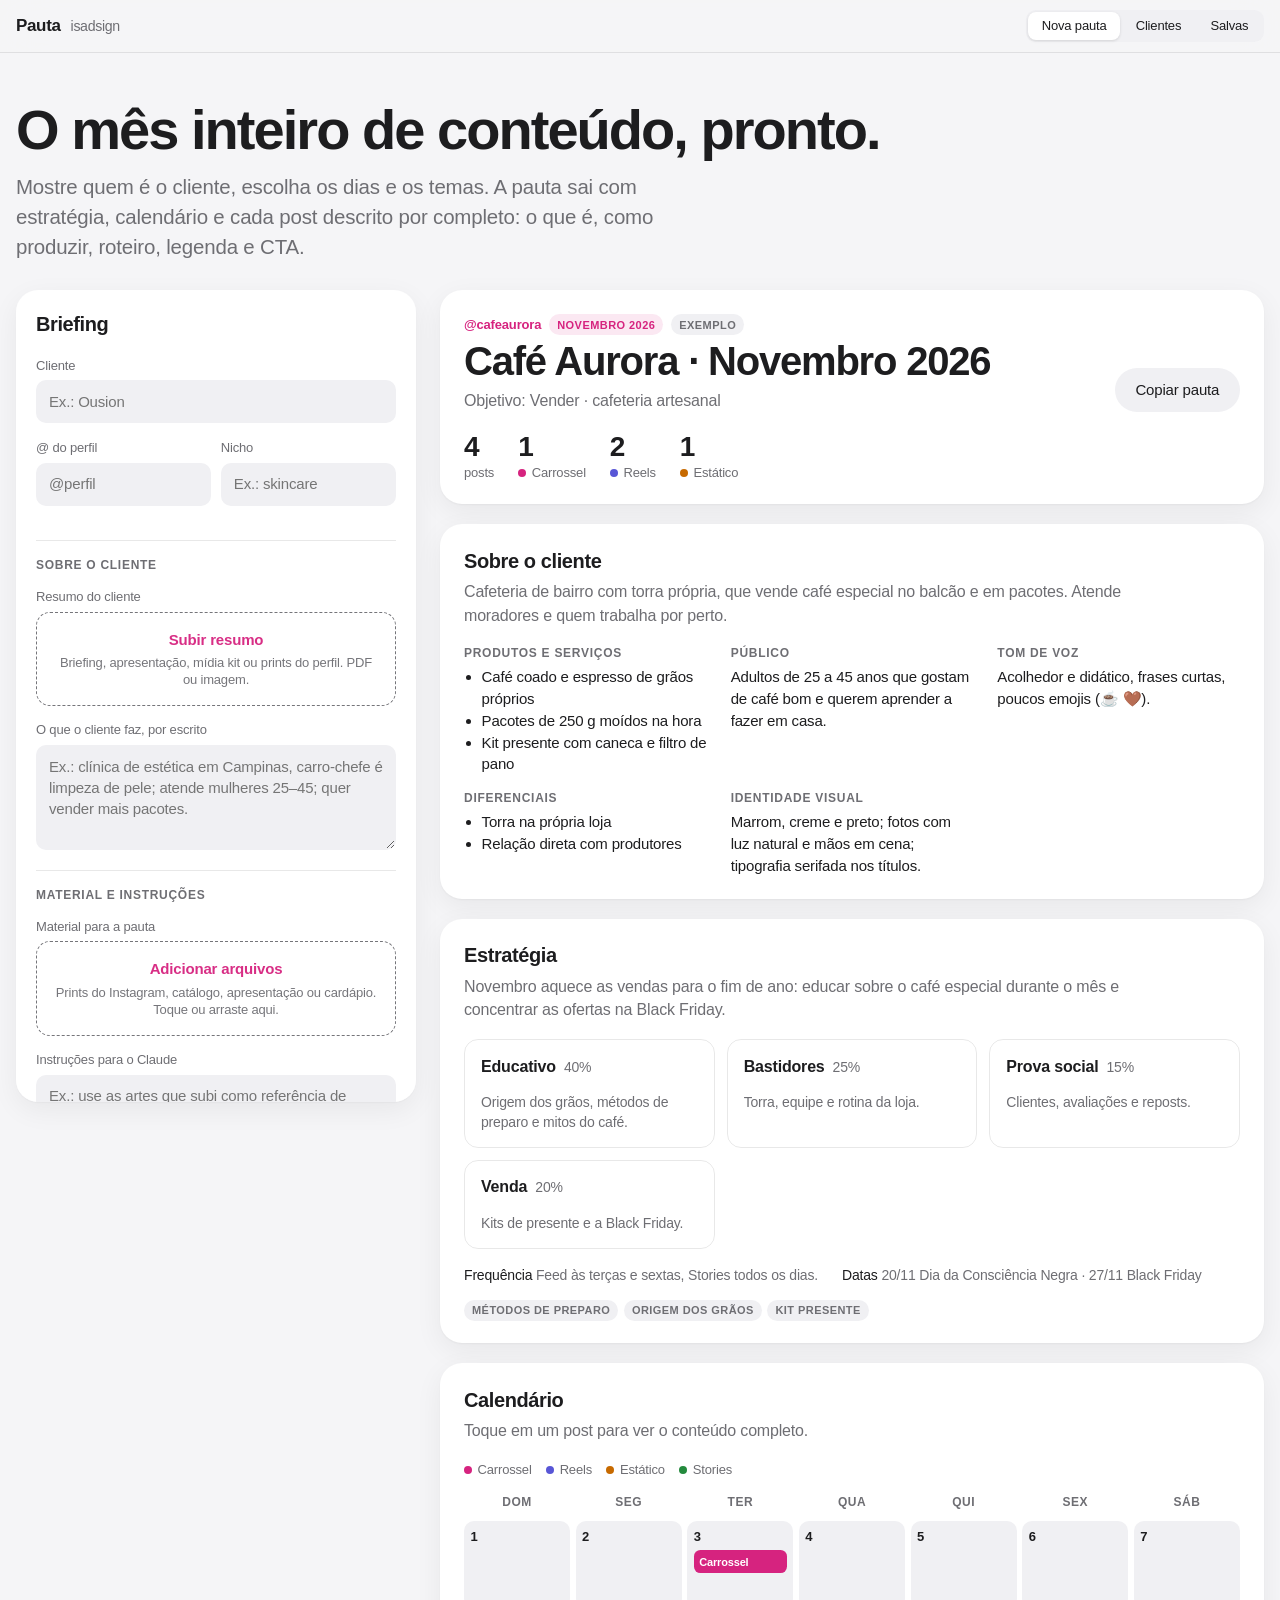
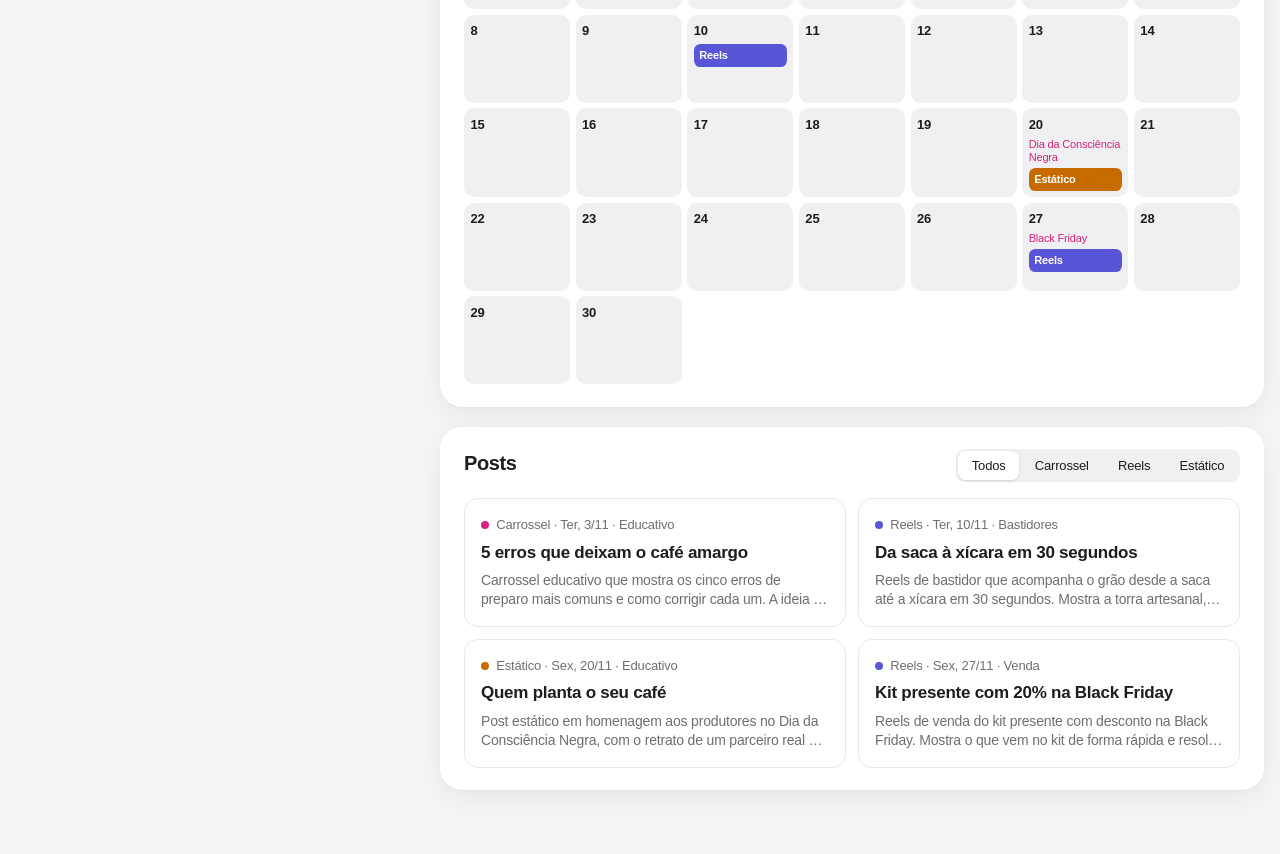
<file: index.html>
<!doctype html><html><head><meta charset=utf8><meta name=viewport content="width=device-width,initial-scale=1,viewport-fit=cover"><style>:root{color-scheme:light;box-sizing:border-box;padding-top:env(safe-area-inset-top,0px);padding-bottom:env(safe-area-inset-bottom,0px)}html{scroll-padding-top:env(safe-area-inset-top,0px)}body{margin:0;padding:0;font:14px -apple-system,BlinkMacSystemFont,sans-serif;background:#fff;color:#000}img{max-width:100%}[hidden]:not([hidden=until-found i]){display:none!important}</style></head><body><title>Pauta isadsign</title>
<meta name="claude:viewport-fit-sides" content="cover">
<style id="css">
/* Layout: frosted top bar, briefing panel at left (sticky on wide screens), result canvas at right; stacks to one column on phones. Scales type up on TVs. */
:root{
  --bg:#f5f5f7; --surface:#ffffff; --surface-2:#f0f0f3; --fg:#1d1d1f; --fg-2:#6e6e73; --line:rgba(0,0,0,.09);
  --accent:#d6237f; --accent-soft:rgba(214,35,127,.1); --on-accent:#ffffff;
  --c-car:#d6237f; --c-reel:#5856d6; --c-est:#c76a00; --c-sto:#248a3d;
  --bar:rgba(245,245,247,.78); --shadow:0 1px 2px rgba(0,0,0,.04),0 8px 28px rgba(0,0,0,.06);
  --danger:#d70015; --scrim-ink:rgba(0,0,0,.62);
  --font:-apple-system,BlinkMacSystemFont,"SF Pro Text","SF Pro Display","Helvetica Neue",Helvetica,Arial,sans-serif;
  --mono:ui-monospace,"SF Mono",Menlo,Consolas,monospace;
  --r-lg:1.375rem; --r-md:0.875rem; --r-sm:0.625rem;
}
@media (prefers-color-scheme: dark){:root:not([data-theme="light"]){
  --bg:#000000; --surface:#1c1c1e; --surface-2:#2c2c2e; --fg:#f5f5f7; --fg-2:#98989d; --line:rgba(255,255,255,.1);
  --accent:#ff4fa3; --accent-soft:rgba(255,79,163,.16); --on-accent:#1a0010;
  --c-car:#ff4fa3; --c-reel:#7d7aff; --c-est:#ffb340; --c-sto:#4cd964;
  --bar:rgba(22,22,24,.72); --shadow:0 1px 2px rgba(0,0,0,.4); --danger:#ff6961; color-scheme:dark}}
:root[data-theme="dark"]{
  --bg:#000000; --surface:#1c1c1e; --surface-2:#2c2c2e; --fg:#f5f5f7; --fg-2:#98989d; --line:rgba(255,255,255,.1);
  --accent:#ff4fa3; --accent-soft:rgba(255,79,163,.16); --on-accent:#1a0010;
  --c-car:#ff4fa3; --c-reel:#7d7aff; --c-est:#ffb340; --c-sto:#4cd964;
  --bar:rgba(22,22,24,.72); --shadow:0 1px 2px rgba(0,0,0,.4); --danger:#ff6961; color-scheme:dark}

html{font-size:16px;-webkit-text-size-adjust:100%}
@media (min-width:1800px){html{font-size:19px}}
@media (min-width:2400px){html{font-size:24px}}
@media (min-width:3200px){html{font-size:30px}}
body{background:var(--bg);color:var(--fg);font-family:var(--font);font-size:1rem;line-height:1.47;letter-spacing:-.011em;-webkit-font-smoothing:antialiased}
*{box-sizing:border-box}
button,input,select,textarea{font:inherit;color:inherit;letter-spacing:inherit}
button{cursor:pointer}
:focus-visible{outline:3px solid var(--accent);outline-offset:2px;border-radius:6px}
body::before{content:"";position:fixed;inset:0 0 auto;height:env(safe-area-inset-top,0px);z-index:30;background:var(--bar)}

.wrap{max-width:82rem;margin:0 auto;padding-left:max(16px,env(safe-area-inset-left,0px));padding-right:max(16px,env(safe-area-inset-right,0px))}

/* Top bar */
.top{position:sticky;top:env(safe-area-inset-top,0px);z-index:20;background:var(--bar);backdrop-filter:saturate(180%) blur(20px);-webkit-backdrop-filter:saturate(180%) blur(20px);border-bottom:1px solid var(--line)}
.top .wrap{display:flex;align-items:center;gap:1rem;height:3.25rem}
.brand{font-weight:600;font-size:1.0625rem;letter-spacing:-.02em;margin-right:auto;white-space:nowrap}
.brand small{font-weight:400;color:var(--fg-2);margin-left:.35rem}
.seg{display:inline-flex;background:var(--surface-2);border-radius:.6rem;padding:2px;gap:2px}
.seg button{border:0;background:transparent;padding:.3rem .85rem;border-radius:.5rem;font-size:.8125rem;font-weight:500;color:var(--fg);white-space:nowrap}
.seg button[aria-pressed="true"]{background:var(--surface);box-shadow:0 1px 3px rgba(0,0,0,.12)}

/* Hero */
.hero{padding-block:3rem 1.75rem}
.hero h1{font-size:clamp(2.25rem,5vw,3.5rem);line-height:1.05;letter-spacing:-.035em;font-weight:700;margin:0;text-wrap:balance}
.hero p{color:var(--fg-2);font-size:clamp(1.0625rem,1.6vw,1.3125rem);margin:.75rem 0 0;max-width:40rem;text-wrap:pretty}

.grid{display:grid;grid-template-columns:minmax(0,25rem) minmax(0,1fr);gap:1.5rem;align-items:start;padding-bottom:4rem}
@media (max-width:980px){.grid{grid-template-columns:minmax(0,1fr)}}

.panel{background:var(--surface);border-radius:var(--r-lg);box-shadow:var(--shadow)}
.brief{padding:1.25rem;position:sticky;top:calc(env(safe-area-inset-top,0px) + 4.25rem);max-height:calc(100vh - 5.5rem);overflow:auto}
@media (max-width:980px){.brief{position:static;max-height:none}}
.brief h2{font-size:1.25rem;letter-spacing:-.02em;margin:0 0 1rem;font-weight:600}
.field{display:flex;flex-direction:column;gap:.35rem;margin-bottom:.9rem}
.field label,.lbl{font-size:.8125rem;font-weight:500;color:var(--fg-2)}
.row2{display:grid;grid-template-columns:1fr 1fr;gap:.6rem}
input[type=text],select,textarea{width:100%;background:var(--surface-2);border:1px solid transparent;border-radius:var(--r-sm);padding:.6rem .75rem;font-size:.9375rem;outline:none;transition:border-color .15s,background .15s}
input[type=text]:focus,select:focus,textarea:focus{border-color:var(--accent);background:var(--surface)}
textarea{resize:vertical;min-height:4.2rem;line-height:1.4}
.chips{display:flex;flex-wrap:wrap;gap:.4rem}
.qp{margin-top:.15rem}
.qp-t{font-size:.75rem;font-weight:500;color:var(--fg-2);width:100%;display:flex;justify-content:space-between;gap:.5rem}
.qp-t button{border:0;background:none;color:var(--accent);font-size:.75rem;padding:0}
.qp .chip{display:inline-flex;align-items:center;gap:.35rem;max-width:100%}
.qp .chip span{overflow:hidden;text-overflow:ellipsis;white-space:nowrap}
.qp .chip small{font-size:.6875rem;color:var(--fg-2);font-weight:400}
.qp .chip[aria-pressed="true"] small{color:inherit;opacity:.7}
.qp .chip .ok{width:.4rem;height:.4rem;border-radius:50%;background:var(--accent);flex:none}
.chip-dem{font-size:.6875rem;font-weight:600;letter-spacing:.04em;text-transform:uppercase;color:var(--fg-2);background:var(--surface-2);border-radius:999px;padding:.1rem .45rem}
.chip{border:1px solid var(--line);background:transparent;border-radius:999px;padding:.35rem .8rem;font-size:.8125rem}
.chip[aria-pressed="true"]{background:var(--fg);color:var(--bg);border-color:var(--fg)}
.mix{display:grid;grid-template-columns:repeat(auto-fit,minmax(10.5rem,1fr));gap:.5rem}
.step span{min-width:0;overflow:hidden;text-overflow:ellipsis;white-space:nowrap}
.step{display:flex;align-items:center;justify-content:space-between;background:var(--surface-2);border-radius:var(--r-sm);padding:.35rem .4rem .35rem .7rem}
.step span{font-size:.875rem;display:flex;align-items:center;gap:.4rem}
.dot{width:.5rem;height:.5rem;border-radius:50%;display:inline-block;flex:none}
.step .ctl{display:flex;align-items:center;gap:.15rem}
.step button{width:1.75rem;height:1.75rem;border-radius:50%;border:0;background:var(--surface);font-size:1rem;line-height:1;box-shadow:0 1px 2px rgba(0,0,0,.08)}
.step output{min-width:1.4rem;text-align:center;font-variant-numeric:tabular-nums;font-weight:600}
.total{font-size:.8125rem;color:var(--fg-2);margin:.5rem 0 0}
.more{margin:.25rem 0 .9rem;border:0;background:none;color:var(--accent);font-size:.875rem;padding:0}
.btn{display:inline-flex;align-items:center;justify-content:center;gap:.4rem;border:0;border-radius:999px;padding:.7rem 1.3rem;font-size:.9375rem;font-weight:500;white-space:nowrap}
.btn.primary{background:var(--accent);color:var(--on-accent);width:100%;padding:.85rem 1rem;font-size:1rem}
.btn.primary:disabled{opacity:.45;cursor:default}
.btn.ghost{background:var(--surface-2);color:var(--fg)}
.btn.link{background:none;color:var(--accent);padding:.4rem .2rem}
.note{font-size:.8125rem;color:var(--fg-2);margin:.7rem 0 0;text-align:center}
.note.err{color:var(--danger)}

/* Briefing sections */
.sec-t{font-size:.75rem;font-weight:600;text-transform:uppercase;letter-spacing:.06em;color:var(--fg-2);margin:1.25rem 0 .75rem;padding-top:1rem;border-top:1px solid var(--line)}
.hint{font-size:.8125rem;color:var(--fg-2);margin:-.35rem 0 .9rem;line-height:1.4;display:flex;gap:.5rem;align-items:flex-start;justify-content:space-between}
.hint b{color:var(--fg);font-weight:500}
.hint button{flex:none;border:0;background:none;color:var(--accent);font-size:.8125rem;padding:0}
.drop{display:flex;flex-direction:column;align-items:center;gap:.2rem;text-align:center;border:1.5px dashed var(--fg-2);border-radius:var(--r-md);padding:1rem .9rem;cursor:pointer;transition:border-color .15s,background .15s;opacity:.95}
.drop b{font-size:.9375rem;font-weight:600;color:var(--accent)}
.drop span{font-size:.8125rem;color:var(--fg-2);line-height:1.35}
.drop.over,.drop:hover{border-color:var(--accent);background:var(--accent-soft)}
.drop input{position:absolute;width:1px;height:1px;opacity:0;pointer-events:none}
.drop:focus-within{outline:3px solid var(--accent);outline-offset:2px}
.files{display:grid;grid-template-columns:repeat(auto-fill,minmax(4.6rem,1fr));gap:.45rem;margin-top:.5rem}
.file{position:relative;aspect-ratio:1;max-width:100%;border-radius:var(--r-sm);background:var(--surface-2);overflow:hidden;display:flex;flex-direction:column;align-items:center;justify-content:center;gap:.15rem;padding:.3rem;text-align:center}
.file img{position:absolute;inset:0;width:100%;height:100%;object-fit:cover}
.file .ext{font-size:.75rem;font-weight:700;color:var(--accent);letter-spacing:.04em}
.file .fn{font-size:.625rem;color:var(--fg-2);line-height:1.2;overflow:hidden;display:-webkit-box;-webkit-line-clamp:2;-webkit-box-orient:vertical;word-break:break-all}
.file .rm{position:absolute;top:.2rem;right:.2rem;width:1.4rem;height:1.4rem;border-radius:50%;border:0;background:var(--scrim-ink);color:#fff;font-size:.7rem;line-height:1;z-index:1}
.chips.wk{display:grid;grid-template-columns:repeat(7,minmax(0,1fr));gap:.3rem}
.chips.wk .chip{padding:.4rem 0;text-align:center}
.mini-cal{display:grid;grid-template-columns:repeat(7,minmax(0,1fr));gap:.2rem;background:var(--surface-2);border-radius:var(--r-md);padding:.5rem}
.mini-cal .dw{font-size:.625rem;text-align:center;color:var(--fg-2);font-weight:600;text-transform:uppercase;letter-spacing:.04em;padding-bottom:.15rem}
.md{position:relative;aspect-ratio:1;max-width:100%;border:0;border-radius:50%;background:transparent;font-size:.8125rem;font-variant-numeric:tabular-nums;padding:0}
.md[aria-pressed="true"]{background:var(--accent);color:var(--on-accent);font-weight:600}
.md.hol::after{content:"";position:absolute;left:50%;bottom:12%;width:.25rem;height:.25rem;margin-left:-.125rem;border-radius:50%;background:var(--c-est)}
.cal-act{display:flex;justify-content:space-between;align-items:center;gap:.5rem;margin-top:.35rem}
.cal-act .total{margin:0}
.total.warn{color:var(--c-est)}
.total .fix{border:0;background:none;color:var(--accent);padding:0;font-size:.8125rem;margin-left:.3rem}
.tagin{display:flex;gap:.4rem}
.tagin input{flex:1;min-width:0}
.tagin .btn{padding:.55rem .9rem;font-size:.875rem}
#temas:not(:empty){margin-top:.5rem}
.tchip{display:inline-flex;align-items:center;gap:.35rem;background:var(--accent-soft);color:var(--accent);border:0;border-radius:999px;padding:.3rem .45rem .3rem .75rem;font-size:.8125rem;font-weight:500}
.tchip i{font-style:normal;width:1.1rem;height:1.1rem;border-radius:50%;display:inline-flex;align-items:center;justify-content:center;font-size:.65rem;background:var(--accent);color:var(--on-accent)}

/* Client profile + post description */
.facts{display:grid;grid-template-columns:repeat(auto-fit,minmax(min(100%,15rem),1fr));gap:.9rem 1.5rem;margin-top:.2rem}
.fact h4{margin:0 0 .25rem;font-size:.75rem;font-weight:600;text-transform:uppercase;letter-spacing:.06em;color:var(--fg-2)}
.fact p{margin:0;font-size:.9375rem;line-height:1.45}
.fact ul{margin:0;padding-left:1.1rem;font-size:.9375rem;line-height:1.45}
.desc{font-size:1rem;line-height:1.55;margin:0;max-width:40rem;text-wrap:pretty}
.check{list-style:none;margin:0;padding:0;display:flex;flex-direction:column;gap:.4rem}
.check li{display:grid;grid-template-columns:1.1rem minmax(0,1fr);gap:.55rem;font-size:.9375rem;line-height:1.4}
.check li::before{content:"";width:.95rem;height:.95rem;margin-top:.15rem;border-radius:.3rem;border:1.5px solid var(--fg-2)}
.kv{display:grid;grid-template-columns:repeat(auto-fit,minmax(min(100%,12rem),1fr));gap:.75rem}
.kv div{background:var(--surface-2);border-radius:var(--r-sm);padding:.7rem .85rem}
.kv b{display:block;font-size:.75rem;font-weight:600;text-transform:uppercase;letter-spacing:.06em;color:var(--fg-2);margin-bottom:.2rem}
.kv span{font-size:.9375rem;line-height:1.4}
.temas-meta{display:flex;flex-wrap:wrap;gap:.35rem;margin-top:.9rem}

/* Result */
.result{display:flex;flex-direction:column;gap:1.25rem;min-width:0}
.head{padding:1.5rem 1.5rem 1.25rem;display:flex;flex-wrap:wrap;gap:1rem;align-items:flex-end;justify-content:space-between}
.head .t{min-width:0}
.eyebrow{font-size:.8125rem;font-weight:600;color:var(--accent);margin:0 0 .3rem;display:flex;gap:.5rem;align-items:center}
.tag{font-size:.6875rem;font-weight:600;letter-spacing:.04em;text-transform:uppercase;background:var(--surface-2);color:var(--fg-2);border-radius:999px;padding:.15rem .5rem}
.head h2{font-size:clamp(1.75rem,3.2vw,2.5rem);letter-spacing:-.03em;line-height:1.08;margin:0;font-weight:700;text-wrap:balance}
.head .sub{color:var(--fg-2);margin:.35rem 0 0}
.actions{display:flex;gap:.5rem;flex-wrap:wrap}
.counts{display:flex;flex-wrap:wrap;gap:1.5rem;padding:0 1.5rem 1.4rem}
.count b{display:block;font-size:1.75rem;font-weight:600;letter-spacing:-.03em;font-variant-numeric:tabular-nums;line-height:1.1}
.count span{font-size:.8125rem;color:var(--fg-2);display:flex;align-items:center;gap:.35rem}

.card{padding:1.4rem 1.5rem}
.card h3{font-size:1.25rem;letter-spacing:-.02em;margin:0 0 .25rem;font-weight:600}
.card .lead{color:var(--fg-2);margin:0 0 1.1rem;max-width:44rem}
.pillars{display:grid;grid-template-columns:repeat(auto-fit,minmax(min(100%,13rem),1fr));gap:.75rem}
.pillar{border:1px solid var(--line);border-radius:var(--r-md);padding:.9rem 1rem;text-align:left;background:transparent;display:flex;flex-direction:column;gap:.35rem}
.pillar[aria-pressed="true"]{border-color:var(--accent);background:var(--accent-soft)}
.pillar .pt{display:flex;justify-content:space-between;align-items:baseline;gap:.5rem;font-weight:600}
.pillar .pct{font-variant-numeric:tabular-nums;color:var(--fg-2);font-weight:500;font-size:.875rem}
.bar{height:4px;border-radius:2px;background:var(--surface-2);overflow:hidden}
.bar i{display:block;height:100%;background:var(--accent);border-radius:2px}
.pillar p{margin:0;font-size:.875rem;color:var(--fg-2);line-height:1.4}
.meta{display:flex;flex-wrap:wrap;gap:.5rem 1.5rem;margin-top:1rem;font-size:.875rem;color:var(--fg-2)}
.meta b{color:var(--fg);font-weight:500}

/* Calendar */
.cal-legend{display:flex;flex-wrap:wrap;gap:.9rem;font-size:.8125rem;color:var(--fg-2);margin-bottom:.9rem}
.cal-legend span{display:flex;align-items:center;gap:.35rem}
.cal{display:grid;grid-template-columns:repeat(7,minmax(0,1fr));gap:.35rem}
.dow{font-size:.75rem;font-weight:600;color:var(--fg-2);text-align:center;padding-bottom:.25rem;text-transform:uppercase;letter-spacing:.04em}
.day{min-height:5.5rem;border-radius:var(--r-sm);background:var(--surface-2);padding:.4rem;display:flex;flex-direction:column;gap:.25rem;min-width:0;border:0;text-align:left}
.day.empty{background:transparent}
.day .n{font-size:.8125rem;font-weight:600;font-variant-numeric:tabular-nums}
.day .hol{font-size:.6875rem;color:var(--accent);line-height:1.2;overflow:hidden;display:-webkit-box;-webkit-line-clamp:2;-webkit-box-orient:vertical}
.pill{border:0;border-radius:.4rem;padding:.2rem .35rem;font-size:.6875rem;font-weight:600;text-align:left;color:#fff;white-space:nowrap;overflow:hidden;text-overflow:ellipsis;width:100%}
.pill.Carrossel{background:var(--c-car)} .pill.Reels{background:var(--c-reel)} .pill.Estático{background:var(--c-est)} .pill.Stories{background:var(--c-sto)}
:root[data-theme="dark"] .pill{color:#000}
@media (prefers-color-scheme: dark){:root:not([data-theme="light"]) .pill{color:#000}}
@media (max-width:640px){.day{min-height:3.6rem;padding:.3rem}.pill{font-size:0;height:.45rem;padding:0;border-radius:3px}.day .hol{display:none}.cal{gap:.25rem}}

/* Posts */
.toolbar{display:flex;flex-wrap:wrap;gap:.75rem;align-items:center;justify-content:space-between;margin-bottom:1rem}
.posts{display:grid;grid-template-columns:repeat(auto-fill,minmax(min(100%,17rem),1fr));gap:.75rem}
.post{border:1px solid var(--line);border-radius:var(--r-md);padding:1rem;text-align:left;background:transparent;display:flex;flex-direction:column;gap:.45rem;min-width:0;transition:border-color .15s,transform .15s}
.post:hover{border-color:var(--fg-2)}
.post .pm{display:flex;align-items:center;gap:.45rem;font-size:.8125rem;color:var(--fg-2);font-variant-numeric:tabular-nums}
.post h4{margin:0;font-size:1.0625rem;letter-spacing:-.015em;font-weight:600;line-height:1.3}
.post p{margin:0;font-size:.875rem;color:var(--fg-2);line-height:1.4;display:-webkit-box;-webkit-line-clamp:2;-webkit-box-orient:vertical;overflow:hidden}
.post .pending{font-style:italic}
.empty-state{padding:3rem 1.5rem;text-align:center;color:var(--fg-2)}
.empty-state h3{color:var(--fg);font-size:1.25rem;margin:0 0 .4rem}

/* Progress */
.progress{padding:1.25rem 1.5rem;display:flex;flex-direction:column;gap:.6rem}
.progress .pl{display:flex;justify-content:space-between;font-size:.9375rem;font-weight:500}
.progress .pl span{color:var(--fg-2);font-weight:400;font-variant-numeric:tabular-nums}
.track{height:6px;background:var(--surface-2);border-radius:3px;overflow:hidden}
.track i{display:block;height:100%;width:0;background:var(--accent);border-radius:3px;transition:width .4s ease}

/* Saved list */
.saved{display:grid;grid-template-columns:repeat(auto-fill,minmax(min(100%,18rem),1fr));gap:.75rem;padding-bottom:4rem}
.sv{padding:1.2rem;text-align:left;border:0;display:flex;flex-direction:column;gap:.3rem}
.sv .m{font-size:.8125rem;color:var(--fg-2)}
.sv h3{margin:0;font-size:1.1875rem;letter-spacing:-.02em}
.sv .mini{display:flex;gap:.3rem;margin-top:.4rem;flex-wrap:wrap}
.sv .mini .dot{width:.55rem;height:.55rem}
.acessos{margin-bottom:4rem}
#viewSalvas .saved{padding-bottom:1.25rem}
.ac{display:grid;grid-template-columns:minmax(0,1fr) auto auto;gap:.5rem 1rem;align-items:center;padding:.8rem 0;border-top:1px solid var(--line)}
.ac:first-of-type{border-top:0}
.ac .nm{min-width:0}
.ac .nm b{display:block}
.ac .nm span{font-size:.8125rem;color:var(--fg-2)}
.ac code{font-family:var(--mono);font-size:.9375rem;letter-spacing:.06em;background:var(--surface-2);border-radius:var(--r-sm);padding:.35rem .6rem}
.ac .bt{display:flex;gap:.4rem;flex-wrap:wrap}
.ac .btn{padding:.4rem .8rem;font-size:.8125rem}
@media (max-width:640px){.ac{grid-template-columns:minmax(0,1fr) auto}.ac .bt{grid-column:1/-1}}

/* Sheet */
.scrim{position:fixed;inset:0;background:rgba(0,0,0,.35);z-index:40;display:flex;align-items:center;justify-content:center;padding:max(16px,env(safe-area-inset-top,0px)) max(16px,env(safe-area-inset-right,0px)) max(16px,env(safe-area-inset-bottom,0px)) max(16px,env(safe-area-inset-left,0px))}
.sheet{background:var(--surface);border-radius:var(--r-lg);width:min(46rem,100%);max-height:100%;overflow:auto;box-shadow:0 20px 60px rgba(0,0,0,.25);display:flex;flex-direction:column}
@media (max-width:640px){.scrim{align-items:flex-end;padding:0}.sheet{border-radius:var(--r-lg) var(--r-lg) 0 0;max-height:92%;padding-bottom:env(safe-area-inset-bottom,0px)}}
.sh-top{position:sticky;top:0;background:var(--surface);padding:1rem 1.25rem .75rem;border-bottom:1px solid var(--line);display:flex;gap:.75rem;align-items:flex-start;z-index:1}
.sh-top .t{flex:1;min-width:0}
.sh-top h3{margin:.15rem 0 0;font-size:1.375rem;letter-spacing:-.025em;line-height:1.2}
.x{border:0;background:var(--surface-2);width:2rem;height:2rem;border-radius:50%;font-size:1rem;flex:none}
.sh-body{padding:1.1rem 1.25rem 1.5rem;display:flex;flex-direction:column;gap:1.25rem}
.sec h5{margin:0 0 .5rem;font-size:.75rem;font-weight:600;text-transform:uppercase;letter-spacing:.06em;color:var(--fg-2);display:flex;justify-content:space-between;align-items:center}
.sec h5 button{text-transform:none;letter-spacing:0;font-size:.8125rem;font-weight:500;border:0;background:none;color:var(--accent);padding:0}
.hook{background:var(--surface-2);border-radius:var(--r-sm);padding:.7rem .85rem;margin-bottom:.4rem;font-weight:500}
.slides{display:flex;gap:.6rem;overflow-x:auto;padding-bottom:.35rem;scroll-snap-type:x mandatory}
.slide{flex:0 0 min(15rem,78%);aspect-ratio:4/5;max-width:100%;background:var(--surface-2);border-radius:var(--r-md);padding:1rem;scroll-snap-align:start;display:flex;flex-direction:column;gap:.5rem;overflow:auto}
.slide .sn{font-size:.75rem;color:var(--fg-2);font-variant-numeric:tabular-nums}
.slide b{font-size:1.0625rem;letter-spacing:-.015em;line-height:1.25}
.slide p{margin:0;font-size:.875rem;line-height:1.4}
.script{display:flex;flex-direction:column;gap:.5rem}
.beat{display:grid;grid-template-columns:4.2rem minmax(0,1fr);gap:.75rem;border-top:1px solid var(--line);padding-top:.55rem}
.beat:first-child{border-top:0;padding-top:0}
.beat .tm{font-family:var(--mono);font-size:.8125rem;color:var(--accent);padding-top:.1rem}
.beat p{margin:0 0 .2rem}
.beat .sm{font-size:.8125rem;color:var(--fg-2)}
.caption{white-space:pre-wrap;background:var(--surface-2);border-radius:var(--r-sm);padding:.85rem .95rem;font-size:.9375rem;line-height:1.5}
.tags{display:flex;flex-wrap:wrap;gap:.35rem}
.tags span{font-size:.8125rem;color:var(--accent);background:var(--accent-soft);border-radius:999px;padding:.2rem .6rem}
.redo{display:flex;gap:.5rem;flex-wrap:wrap}
.fmtsw{display:grid;grid-template-columns:repeat(4,minmax(0,1fr));gap:.4rem}
@media (max-width:420px){.fmtsw{grid-template-columns:repeat(2,minmax(0,1fr))}}
.fmtsw button{border:1px solid var(--line);background:transparent;border-radius:var(--r-sm);padding:.6rem .4rem;font-size:.875rem;display:flex;align-items:center;justify-content:center;gap:.4rem;min-width:0}
.fmtsw button[aria-pressed="true"]{border-color:var(--accent);background:var(--accent-soft);font-weight:600}
.fmtsw button.atual{cursor:default}
.fmtsw button .now{font-size:.6875rem;font-weight:500;color:var(--fg-2)}
.fmt-act{display:flex;gap:.5rem;flex-wrap:wrap;margin-top:.6rem}
.fmt-act input{flex:1 1 12rem}
.fmt-hint{font-size:.8125rem;color:var(--fg-2);margin:.5rem 0 0;line-height:1.4}
.redo input{flex:1 1 12rem}
.sh-nav{display:flex;justify-content:space-between;gap:.5rem;padding:.75rem 1.25rem 1.1rem;border-top:1px solid var(--line)}
/* Client folders, status, answers */
.tags{display:flex;flex-wrap:wrap;gap:.35rem;align-items:center}
.tag.mes{background:var(--accent-soft);color:var(--accent)}
.eyebrow{flex-wrap:wrap;row-gap:.35rem}
.eyebrow .eb{min-width:0;overflow-wrap:anywhere}
.chip-st{font-size:.6875rem;font-weight:600;letter-spacing:.02em;border-radius:999px;padding:.15rem .55rem;white-space:nowrap}
.st-neutro{background:var(--surface-2);color:var(--fg-2)}
.st-info{background:color-mix(in srgb,var(--c-reel) 15%,transparent);color:var(--c-reel)}
.st-ok{background:color-mix(in srgb,var(--c-sto) 16%,transparent);color:var(--c-sto)}
.st-warn{background:color-mix(in srgb,var(--c-est) 16%,transparent);color:var(--c-est)}
.st-bad{background:color-mix(in srgb,var(--danger) 14%,transparent);color:var(--danger)}
.clientes{display:flex;flex-direction:column;gap:1.25rem;padding-block:2rem 4rem}
.cl-head h2{font-size:clamp(1.75rem,4vw,2.5rem);letter-spacing:-.03em;margin:0;line-height:1.1}
.cl-head .lead{color:var(--fg-2);margin:.35rem 0 0}
.folders{display:grid;grid-template-columns:repeat(auto-fill,minmax(min(100%,16rem),1fr));gap:.75rem}
.folder{border:0;text-align:left;padding:1.1rem 1.2rem;display:flex;flex-direction:column;gap:.35rem;min-width:0}
.folder h3{margin:.2rem 0 0;font-size:1.1875rem;letter-spacing:-.02em;overflow-wrap:anywhere}
.folder .m,.hrow .m{font-size:.8125rem;color:var(--fg-2);overflow-wrap:anywhere}
.fo-top{display:flex;justify-content:space-between;align-items:center;gap:.5rem}
.fo-ic{width:1.6rem;height:1.25rem;border-radius:.3rem;background:var(--accent-soft);position:relative}
.fo-ic::before{content:"";position:absolute;left:0;top:-.25rem;width:.8rem;height:.35rem;border-radius:.25rem .25rem 0 0;background:var(--accent-soft)}
.sw{display:flex;gap:.25rem;flex-wrap:wrap}
.sw i{width:1rem;height:1rem;border-radius:50%;box-shadow:inset 0 0 0 1px var(--line)}
.pasta{display:flex;flex-direction:column;gap:1.25rem}
.pasta .card h3{margin-bottom:.35rem}
.pt-nome{font-size:clamp(1.6rem,4vw,2.25rem);letter-spacing:-.03em;margin:0 0 1rem;line-height:1.1;overflow-wrap:anywhere}
.pasta-form{max-width:44rem}
@media (max-width:560px){.pasta-form .row2{grid-template-columns:minmax(0,1fr)}}
.cores{display:flex;flex-wrap:wrap;gap:.4rem;margin-bottom:.5rem}
.cor{display:inline-flex;align-items:center;gap:.4rem;background:var(--surface-2);border-radius:999px;padding:.25rem .35rem .25rem .3rem;font-size:.8125rem}
.cor i{width:1.1rem;height:1.1rem;border-radius:50%;box-shadow:inset 0 0 0 1px var(--line)}
.cor code{font-family:var(--mono);font-size:.75rem}
.cor button{border:0;background:var(--surface);border-radius:50%;width:1.3rem;height:1.3rem;font-size:.65rem}
.cor-add{flex-wrap:wrap}
.cor-add input[type=color]{width:2.6rem;height:2.4rem;border:0;padding:0;background:none;flex:none}
.cor-add input[type=text]{flex:1 1 7rem;min-width:0;font-family:var(--mono)}
.linkbox{font-family:var(--mono);font-size:.8125rem;background:var(--surface-2);border-radius:var(--r-sm);padding:.7rem .8rem;margin:0 0 .75rem;word-break:break-all;user-select:all}
.mono{font-family:var(--mono);letter-spacing:.06em}
.hist{display:flex;flex-direction:column}
.hrow{display:grid;grid-template-columns:minmax(0,1fr) auto;gap:.6rem 1rem;align-items:center;padding:.85rem 0;border-top:1px solid var(--line)}
.hrow:first-child{border-top:0}
.h-info{display:flex;flex-direction:column;gap:.3rem;min-width:0}
.h-nota{margin:0;font-size:.875rem;color:var(--fg-2);overflow-wrap:anywhere}
.h-act{display:flex;gap:.4rem;flex-wrap:wrap;justify-content:flex-end}
.h-act select{width:auto;max-width:100%}
.h-act .btn,.h-nota-in .btn{padding:.5rem .9rem;font-size:.875rem}
.h-nota-in{grid-column:1/-1;display:flex;gap:.4rem;flex-wrap:wrap}
.h-nota-in input{flex:1 1 12rem;min-width:0}
@media (max-width:560px){.hrow{grid-template-columns:minmax(0,1fr)}.h-act{justify-content:flex-start}}
.btn.danger{background:color-mix(in srgb,var(--danger) 12%,transparent);color:var(--danger)}
.note.warn{color:var(--c-est);text-align:left}
.cfg .tagin input{min-width:0}
.resp .lead{margin-bottom:.9rem}
.resp-bt{display:flex;flex-wrap:wrap;gap:.5rem}
.resp-bt .btn{flex:1 1 9rem;border:1px solid var(--line);background:transparent;white-space:normal}
.resp-bt .btn[aria-pressed="true"].resp-aprovada{background:var(--c-sto);color:var(--on-accent);border-color:var(--c-sto)}
.resp-bt .btn[aria-pressed="true"].resp-revisao{background:var(--c-est);color:var(--on-accent);border-color:var(--c-est)}
.resp-bt .btn[aria-pressed="true"].resp-reprovada{background:var(--danger);color:var(--on-accent);border-color:var(--danger)}
.resp-env{display:flex;flex-direction:column;gap:.5rem;margin-top:1rem}
.resp-env .btn{align-self:flex-start;text-decoration:none}
.resp-env .note{text-align:left;margin:0}
/* Long words and links never push a card wider than the screen */
.panel,.post,.sv,.fact,.kv span,.caption,.hook,.slide,.beat,.pillar,.head h2,.sh-top h3{overflow-wrap:anywhere}
.head .t{flex:1 1 16rem}
.btn{max-width:100%}
.actions .btn{white-space:normal;text-align:center}
@media (max-width:430px){.brand small{display:none}.top .seg button{padding:.3rem .6rem}.top .wrap{gap:.5rem}}
.sv .tags{margin-bottom:.15rem}
.toolbar .seg{display:flex;flex-wrap:wrap;max-width:100%}
.toolbar .seg button{flex:1 1 auto}

/* Client view and release */
.btn.sm{padding:.35rem .8rem;font-size:.8125rem}
.btn.lib{background:var(--accent);color:var(--on-accent)}
.btn.lib:disabled{opacity:.55;cursor:default}
.seg.modo{display:flex;width:100%}
.seg.modo button{flex:1}
#intervaloBox{grid-template-columns:minmax(0,1fr)}
.cliente .top .seg,.cliente #hero,.cliente #form{display:none}
.cliente .grid{grid-template-columns:minmax(0,1fr);max-width:64rem;margin:0 auto;padding-top:2rem}
.gate{max-width:26rem;width:100%;margin:2rem auto;padding:2rem 1.5rem;text-align:center}
.gate .eyebrow{justify-content:center}
.gate h2{font-size:clamp(1.75rem,6vw,2.25rem);letter-spacing:-.03em;line-height:1.1;margin:0 0 .5rem;text-wrap:balance}
.gate p{color:var(--fg-2);margin:0 0 1.5rem;text-wrap:pretty}
.gate form{display:flex;flex-direction:column;gap:.75rem}
.gate input[type=text]{font-family:var(--mono);font-size:1.25rem;letter-spacing:.12em;text-align:center;text-transform:uppercase;padding:.8rem .9rem}
.gate .remember{display:flex;align-items:center;justify-content:center;gap:.45rem;font-size:.875rem;color:var(--fg-2)}
.gate .note{margin:0}
.months{display:flex;flex-wrap:wrap;gap:.4rem;padding:0 1.5rem 1.1rem}
.months button{border:1px solid var(--line);background:transparent;border-radius:999px;padding:.35rem .85rem;font-size:.8125rem}
.months button[aria-pressed="true"]{background:var(--fg);color:var(--bg);border-color:var(--fg)}
.toast{position:fixed;left:50%;bottom:calc(1.5rem + env(safe-area-inset-bottom,0px));transform:translateX(-50%);background:var(--fg);color:var(--bg);padding:.6rem 1.1rem;border-radius:999px;font-size:.875rem;font-weight:500;z-index:60;box-shadow:0 8px 24px rgba(0,0,0,.2)}
@media (prefers-reduced-motion:reduce){*{transition:none!important;animation:none!important}}

/* Calendário do cliente (pauta aprovada) */
.calst{padding:1.1rem 1.5rem;display:flex;flex-wrap:wrap;gap:.9rem 1.25rem;align-items:center;justify-content:space-between}
.calst .t{min-width:0;flex:1 1 20rem;display:flex;flex-direction:column;gap:.2rem}
.calst .t b{font-weight:600;font-size:1.0625rem;letter-spacing:-.015em}
.calst .t span{font-size:.875rem;color:var(--fg-2);line-height:1.4}
.calst .t span.ok{color:var(--c-sto)}
.calst .actions .btn{padding:.55rem 1.05rem;font-size:.875rem}
.hr-all{display:flex;gap:.5rem;align-items:center;flex-wrap:wrap;padding:.9rem 1.25rem 0;font-size:.8125rem;color:var(--fg-2)}
.hr-all input{width:auto;background:var(--surface-2);border:1px solid transparent;border-radius:var(--r-sm);padding:.4rem .55rem;font-variant-numeric:tabular-nums}
.hrs{display:flex;flex-direction:column;gap:.4rem;padding:.9rem 1.25rem 1.1rem}
.hr-row{display:grid;grid-template-columns:3.6rem minmax(0,1fr) 7.6rem;gap:.75rem;align-items:center;background:var(--surface-2);border-radius:var(--r-sm);padding:.5rem .6rem .5rem .8rem;cursor:default}
.hr-row .d{font-weight:600;font-variant-numeric:tabular-nums;font-size:.875rem;line-height:1.2}
.hr-row .d small{display:block;font-weight:400;color:var(--fg-2);font-size:.75rem}
.hr-row .tt{min-width:0;display:flex;flex-direction:column;gap:.1rem}
.hr-row .tt b{font-weight:500;font-size:.9375rem;white-space:nowrap;overflow:hidden;text-overflow:ellipsis}
.hr-row .tt span{font-size:.75rem;color:var(--fg-2);display:flex;align-items:center;gap:.35rem;min-width:0;white-space:nowrap;overflow:hidden;text-overflow:ellipsis}
.hr-row input[type=time]{width:100%;min-width:0;background:var(--surface);border:1px solid var(--line);border-radius:var(--r-sm);padding:.45rem .5rem;font-variant-numeric:tabular-nums;font-size:.9375rem}
.hr-row.sug input[type=time]{border-color:var(--accent);background:var(--accent-soft)}
.sh-foot{position:sticky;bottom:0;background:var(--surface);border-top:1px solid var(--line);padding:.9rem 1.25rem;display:flex;gap:.5rem;align-items:center;flex-wrap:wrap}
.sh-foot .note{margin:0 auto 0 0;text-align:left;flex:1 1 14rem}
.sheet.wide{width:min(92rem,100%);height:100%}
.sheet.wide .sh-top{align-items:center}
.calprev{flex:1;min-height:70vh;border:0;width:100%;background:#282828;border-radius:0 0 var(--r-lg) var(--r-lg);display:block}
@media (max-width:640px){.sheet.wide{height:92%}.calprev{border-radius:0}}
@media (max-width:520px){.hr-row{grid-template-columns:3rem minmax(0,1fr) 6.8rem;gap:.5rem}}

/* Arte do post + humanizar */
.arte-strip{display:flex;gap:.5rem;overflow-x:auto;padding-bottom:.35rem;margin-bottom:.8rem;scroll-snap-type:x mandatory}
.arte-strip img{height:10rem;width:auto;max-width:none;border-radius:var(--r-sm);flex:none;scroll-snap-align:start;background:var(--surface-2);box-shadow:var(--shadow)}
.vd{font-size:.6875rem;font-weight:600;border-radius:999px;padding:.15rem .55rem;text-transform:none;letter-spacing:0;white-space:nowrap}
.vd.ok{background:rgba(36,138,61,.14);color:var(--c-sto)}
.vd.aj{background:rgba(199,106,0,.14);color:var(--c-est)}
.vd.rf{background:rgba(215,0,21,.12);color:var(--danger)}
.an-h{font-size:.8125rem;font-weight:600;margin:1rem 0 .45rem;color:var(--fg)}
.an-lead{margin:0;font-size:.9375rem;line-height:1.5}
.ok-list{list-style:none;margin:0;padding:0;display:flex;flex-direction:column;gap:.35rem}
.ok-list li{display:grid;grid-template-columns:1.1rem minmax(0,1fr);gap:.5rem;font-size:.9375rem;line-height:1.45}
.ok-list li::before{content:"✓";color:var(--c-sto);font-weight:700}
.ok-list.fix li::before{content:"✎";color:var(--c-est)}
.aj-list{display:grid;gap:.45rem}
.aj-item{background:var(--surface-2);border-radius:var(--r-sm);padding:.7rem .85rem}
.aj-item b{display:block;font-size:.75rem;font-weight:600;text-transform:uppercase;letter-spacing:.05em;color:var(--accent);margin-bottom:.2rem}
.aj-item p{margin:0;font-size:.9375rem;line-height:1.45}
.aj-item p+p{color:var(--fg-2);margin-top:.25rem}
.an-act{display:flex;gap:.5rem;flex-wrap:wrap;margin-top:.5rem}
.an-act .btn{padding:.5rem 1rem;font-size:.875rem}
.drop.sm{padding:.85rem .9rem;position:relative}
.arte-go{margin-top:.6rem;width:100%}
.hum{display:flex;gap:.5rem 1rem;flex-wrap:wrap;align-items:center}
.hum p{margin:0;flex:1 1 14rem;font-size:.875rem;color:var(--fg-2);line-height:1.4}
.hum .btn{padding:.6rem 1.15rem}
.tag.hum-tag{background:var(--accent-soft);color:var(--accent)}
.instr{margin-top:.6rem}
.instr textarea{min-height:4.8rem}
.instr .lbl{display:block;margin-bottom:.35rem}
.resp-box{background:var(--accent-soft);border-radius:var(--r-md);padding:.9rem 1rem;margin-bottom:.9rem}
.resp-box b{display:block;font-size:.75rem;font-weight:600;text-transform:uppercase;letter-spacing:.05em;color:var(--accent);margin-bottom:.3rem}
.resp-box .q{font-size:.8125rem;color:var(--fg-2);margin:0 0 .5rem;font-style:italic}
.resp-box .a{margin:0;font-size:.9375rem;line-height:1.55;white-space:pre-wrap}
.cts{display:flex;flex-direction:column;gap:.75rem}
.ct{border:1px solid var(--line);border-radius:var(--r-md);padding:.85rem;display:flex;flex-direction:column;gap:.6rem;background:var(--surface)}
.ct-top{display:flex;justify-content:space-between;align-items:center;gap:.5rem}
.ct-n{font-size:.8125rem;font-weight:600;display:flex;align-items:center;gap:.4rem}
.ct-rm{border:0;background:none;color:var(--fg-2);font-size:.8125rem;padding:0}
.ct .seg{width:100%;display:grid;grid-template-columns:repeat(3,minmax(0,1fr))}
.ct .seg button{padding:.4rem .3rem;text-align:center}
.ct textarea{min-height:3.6rem}
.ct .drop{padding:.7rem .8rem;position:relative}
.ct .drop b{font-size:.875rem}
.ct .files{margin-top:0}
.ct-add{width:100%;margin-top:.75rem;border:1.5px dashed var(--line);background:transparent;color:var(--accent);font-weight:600}
.ct-add span{font-size:1.15rem;line-height:1}
.ct-add:hover{background:var(--accent-soft);border-color:var(--accent)}
.badge-arte{font-size:.6875rem;font-weight:600;border-radius:999px;padding:.1rem .45rem;margin-left:.35rem;white-space:nowrap}
</style>

<template id="markup">
<header class="top">
  <div class="wrap">
    <div class="brand">Pauta <small>isadsign</small></div>
    <div class="seg" role="group" aria-label="Seções">
      <button type="button" id="tabNova" aria-pressed="true">Nova pauta</button>
      <button type="button" id="tabClientes" aria-pressed="false">Clientes</button>
      <button type="button" id="tabSalvas" aria-pressed="false">Salvas</button>
    </div>
    <button type="button" class="btn ghost sm" id="sairBtn" hidden="">Sair</button>
  </div>
</header>

<main class="wrap">
  <section class="hero" id="hero">
    <h1>O mês inteiro de conteúdo, pronto.</h1>
    <p>Mostre quem é o cliente, escolha os dias e os temas. A pauta sai com estratégia, calendário e cada post descrito por completo: o que é, como produzir, roteiro, legenda e CTA.</p>
  </section>

  <section id="viewNova" class="grid">
    <form class="panel brief" id="form" autocomplete="off">
      <h2>Briefing</h2>
      <div class="field">
        <label for="fCliente">Cliente</label>
        <input type="text" id="fCliente" list="clientesList" placeholder="Ex.: Ousion" required="">
        <datalist id="clientesList"></datalist>
        <div class="chips qp" id="qpClientes" hidden=""></div>
      </div>
      <div class="row2">
        <div class="field"><label for="fArroba">@ do perfil</label><input type="text" id="fArroba" placeholder="@perfil"></div>
        <div class="field"><label for="fNicho">Nicho</label><input type="text" id="fNicho" placeholder="Ex.: skincare"></div>
      </div>

      <h3 class="sec-t">Sobre o cliente</h3>
      <div class="field">
        <span class="lbl">Resumo do cliente</span>
        <label class="drop" id="dropResumo" for="fResumo">
          <input type="file" id="fResumo" multiple="" accept="image/jpeg,image/png,image/webp,image/gif,application/pdf">
          <b>Subir resumo</b>
          <span id="resumoHint">Briefing, apresentação, mídia kit ou prints do perfil. PDF ou imagem.</span>
        </label>
        <div class="files" id="filesResumo" hidden=""></div>
      </div>
      <div class="field">
        <label for="fSobre">O que o cliente faz, por escrito</label>
        <textarea id="fSobre" rows="4" placeholder="Ex.: clínica de estética em Campinas, carro-chefe é limpeza de pele; atende mulheres 25–45; quer vender mais pacotes."></textarea>
      </div>
      <p class="hint" id="perfilHint" hidden=""></p>

      <h3 class="sec-t">Material e instruções</h3>
      <div class="field">
        <span class="lbl">Material para a pauta</span>
        <label class="drop" id="drop" for="fFiles">
          <input type="file" id="fFiles" multiple="" accept="image/jpeg,image/png,image/webp,image/gif,application/pdf">
          <b>Adicionar arquivos</b>
          <span id="dropHint">Prints do Instagram, catálogo, apresentação ou cardápio. Toque ou arraste aqui.</span>
        </label>
        <div class="files" id="files" hidden=""></div>
      </div>
      <div class="field">
        <label for="fInstr">Instruções para o Claude</label>
        <textarea id="fInstr" rows="4" placeholder="Ex.: use as artes que subi como referência de estilo; transforme o PDF do cardápio em posts de produto; os 4 carrosséis precisam ser sobre os temas do print; não fale de preço."></textarea>
      </div>

      <h3 class="sec-t">Quando postar</h3>
      <div class="row2">
        <div class="field"><label for="fMes">Mês</label><select id="fMes"></select></div>
        <div class="field"><label for="fAno">Ano</label><select id="fAno"></select></div>
      </div>
      <div class="field">
        <span class="lbl" id="freqLbl">Frequência do feed</span>
        <div class="seg modo" id="freqModo" role="group" aria-labelledby="freqLbl"><button type="button" data-modo="semana">Dias da semana</button><button type="button" data-modo="intervalo">A cada X dias</button></div>
        <div class="chips wk" id="semana" role="group" aria-label="Dias da semana"></div>
        <div class="mix" id="intervaloBox" hidden="">
          <div class="step"><span>Posta a cada</span><div class="ctl"><button type="button" id="intMenos" aria-label="Menos dias">−</button><output id="intN">2</output><button type="button" id="intMais" aria-label="Mais dias">+</button></div></div>
          <div class="step"><span>Começa no dia</span><div class="ctl"><button type="button" id="iniMenos" aria-label="Dia anterior">−</button><output id="iniN">1</output><button type="button" id="iniMais" aria-label="Dia seguinte">+</button></div></div>
        </div>
        <p class="total" id="freqTxt"></p>
      </div>
      <div class="field">
        <span class="lbl">Datas para postar</span>
        <div class="mini-cal" id="miniCal" role="group" aria-label="Datas para postar"></div>
        <div class="cal-act"><span class="total" id="datasTxt"></span><button type="button" class="btn link" id="datasReset">Refazer pelos dias</button></div>
      </div>
      <div class="field">
        <span class="lbl">Formatos</span>
        <div class="mix" id="mix"></div>
        <p class="total" id="total"></p>
      </div>

      <h3 class="sec-t">Conteúdos definidos</h3>
      <p class="hint"><span>Coloque os conteúdos que você já quer no mês: tema, instrução, arquivos e formato. O Claude cria o restante para completar a quantidade da pauta.</span></p>
      <div class="cts" id="conteudos"></div>
      <button type="button" class="btn ghost ct-add" id="ctAdd"><span aria-hidden="true">+</span> Adicionar conteúdo</button>
      <p class="total" id="ctTxt" hidden=""></p>

      <h3 class="sec-t">O que falar</h3>
      <div class="field">
        <span class="lbl" id="objLbl">Objetivo do mês</span>
        <div class="chips" id="objetivos" role="group" aria-labelledby="objLbl"></div>
      </div>
      <div class="field">
        <label for="fTema">Temas que você quer</label>
        <div class="tagin"><input type="text" id="fTema" placeholder="Ex.: rotina de skincare"><button type="button" class="btn ghost" id="temaAdd">Adicionar</button></div>
        <div class="chips" id="temas"></div>
      </div>
      <div class="field">
        <label for="fDestaques">Produtos, promoções ou eventos do mês</label>
        <textarea id="fDestaques" placeholder="Ex.: lançamento do sérum dia 12; frete grátis na Black Friday"></textarea>
      </div>
      <button type="button" class="more" id="moreBtn" aria-expanded="false">Mais detalhes</button>
      <div id="moreBox" hidden="">
        <div class="field"><label for="fTom">Tom de voz</label><textarea id="fTom" placeholder="Ex.: próximo, divertido, sem gírias pesadas"></textarea></div>
        <div class="field"><label for="fPublico">Público</label><input type="text" id="fPublico" placeholder="Ex.: mulheres 25–40, pele sensível"></div>
        <div class="field"><label for="fEvitar">Evitar</label><input type="text" id="fEvitar" placeholder="Temas, palavras ou concorrentes"></div>
      </div>
      <button type="submit" class="btn primary" id="genBtn">Gerar pauta</button>
      <p class="note" id="formNote">Leva de 1 a 3 minutos. A pauta fica salva automaticamente.</p>
    </form>

    <div class="result" id="result" aria-live="polite"></div>
  </section>

  <section id="viewSalvas" hidden="">
    <div class="saved" id="savedList"></div>
  </section>

  <section id="viewClientes" class="clientes" hidden=""></section>
</main>

<div class="scrim" id="scrim" hidden="">
  <div class="sheet" role="dialog" aria-modal="true" aria-labelledby="shTitle" id="sheet"></div>
</div>
<div class="scrim" id="calScrim" hidden="">
  <div class="sheet" role="dialog" aria-modal="true" aria-labelledby="calShTitle" id="calSheet"></div>
</div>
<div class="toast" id="toast" hidden=""></div>
</template>
<script type="application/json" id="portal">{}</script>
<script id="src">
(function(){
/* The markup lives in a <template> so the page can republish itself from its own source (see publishPortal) */
const MARKUP=document.getElementById("markup");document.body.insertBefore(MARKUP.content.cloneNode(true),MARKUP);
const MESES=["Janeiro","Fevereiro","Março","Abril","Maio","Junho","Julho","Agosto","Setembro","Outubro","Novembro","Dezembro"];
const DIAS=["domingo","segunda","terça","quarta","quinta","sexta","sábado"];
const DIAS_C=["Dom","Seg","Ter","Qua","Qui","Sex","Sáb"];
const FORMATOS=["Carrossel","Reels","Estático","Stories"];
const FCOLOR={Carrossel:"var(--c-car)",Reels:"var(--c-reel)","Estático":"var(--c-est)",Stories:"var(--c-sto)"};
const OBJETIVOS=["Vender","Atrair seguidores","Autoridade","Engajamento","Lançamento"];
const $=s=>document.querySelector(s);
const esc=s=>String(s==null?"":s).replace(/[&<>"']/g,c=>({"&":"&amp;","<":"&lt;",">":"&gt;",'"':"&quot;","'":"&#39;"}[c]));

/* ---------- Example shown before the first real pauta ---------- */
const EXEMPLO={id:"exemplo",exemplo:true,cliente:"Café Aurora",arroba:"@cafeaurora",nicho:"cafeteria artesanal",mes:10,ano:2026,objetivo:"Vender",
 briefing:{temas:["Métodos de preparo","Origem dos grãos","Kit presente"]},
 perfil:{resumo:"Cafeteria de bairro com torra própria, que vende café especial no balcão e em pacotes. Atende moradores e quem trabalha por perto.",produtos:["Café coado e espresso de grãos próprios","Pacotes de 250 g moídos na hora","Kit presente com caneca e filtro de pano"],publico:"Adultos de 25 a 45 anos que gostam de café bom e querem aprender a fazer em casa.",tom:"Acolhedor e didático, frases curtas, poucos emojis (☕ 🤎).",diferenciais:["Torra na própria loja","Relação direta com produtores"],visual:"Marrom, creme e preto; fotos com luz natural e mãos em cena; tipografia serifada nos títulos.",cuidados:""},
 estrategia:{resumo:"Novembro aquece as vendas para o fim de ano: educar sobre o café especial durante o mês e concentrar as ofertas na Black Friday.",
  pilares:[{nome:"Educativo",pct:40,descricao:"Origem dos grãos, métodos de preparo e mitos do café."},{nome:"Bastidores",pct:25,descricao:"Torra, equipe e rotina da loja."},{nome:"Prova social",pct:15,descricao:"Clientes, avaliações e reposts."},{nome:"Venda",pct:20,descricao:"Kits de presente e a Black Friday."}],
  frequencia:"Feed às terças e sextas, Stories todos os dias.",
  datas:[{dia:20,nome:"Dia da Consciência Negra",uso:"Homenagem aos produtores de café."},{dia:27,nome:"Black Friday",uso:"Oferta do kit presente."}]},
 posts:[
  {id:"p1",dia:3,formato:"Carrossel",pilar:"Educativo",tema:"5 erros que deixam o café amargo",objetivo:"Gerar salvamentos e mostrar autoridade.",
   descricao:"Carrossel educativo que mostra os cinco erros de preparo mais comuns e como corrigir cada um. A ideia é tirar a culpa do grão e mostrar que um café bom depende de detalhes simples, o que posiciona a Aurora como quem entende do assunto. É um post para salvar e mandar para alguém, por isso cada slide traz uma correção prática. No fim, abre caminho para vender os pacotes moídos na hora.",producao:["Foto de capa: xícara de café escuro sobre a bancada, luz da manhã", "Fotos de apoio: chaleira, moedor, balança e pó em close", "Conferir com a barista as temperaturas e proporções", "Arte final no Canva com a paleta marrom e creme"],visual:"Fundo creme, números grandes em marrom, uma foto por slide com as mãos em cena; títulos na serifada da marca.",horario:"Terça às 8h, quando o público passa o primeiro café do dia.",metrica:"Salvamentos e compartilhamentos.",
   ganchos:["Seu café fica amargo? A culpa provavelmente não é do grão.","5 erros que você comete todo dia ao passar café."],
   slides:[{titulo:"5 erros que deixam seu café amargo",texto:"E como resolver cada um hoje mesmo."},{titulo:"1. Água fervendo",texto:"O ideal é entre 90 °C e 96 °C. Espere 30 segundos depois de ferver."},{titulo:"2. Moagem fina demais",texto:"Para coado, use moagem média, parecida com açúcar refinado."},{titulo:"3. Pó velho",texto:"Café moído perde aroma em poucos dias. Moa na hora sempre que puder."},{titulo:"4. Proporção errada",texto:"Comece com 10 g de café para 150 ml de água."},{titulo:"5. Café requentado",texto:"Prepare só o que vai beber agora."},{titulo:"Salve para não esquecer",texto:"E marque quem precisa ver isso."}],
   legenda:"Quase todo café amargo tem a ver com o preparo, não com o grão ☕\n\nArrasta para o lado e vê qual desses erros você comete. O nº 2 é o mais comum aqui na loja.\n\nSalva este post para consultar na próxima passada.",cta:"Salvar o post e marcar um amigo",hashtags:["#cafeespecial","#metodosdepreparo","#cafecoado","#baristaemcasa","#cafeteria"]},
  {id:"p2",dia:10,formato:"Reels",pilar:"Bastidores",tema:"Da saca à xícara em 30 segundos",objetivo:"Alcance e conexão com a marca.",
   descricao:"Reels de bastidor que acompanha o grão desde a saca até a xícara em 30 segundos. Mostra a torra artesanal, que é o maior diferencial da loja, e cria vínculo ao revelar um processo que o cliente nunca vê. O ritmo rápido e o som do primeiro crack seguram a atenção. Termina convidando para provar o café no balcão.",producao:["Gravar a abertura da saca com grãos verdes em close", "Captar o torrador girando e o som do primeiro crack", "Extração no V60 em câmera lenta", "Cliente sorrindo com a xícara no balcão (pedir autorização)"],visual:"Luz natural quente, cortes rápidos no ritmo da música, texto na tela em creme com sombra suave.",horario:"Sexta às 18h, quando o alcance de Reels costuma subir.",metrica:"Alcance para não seguidores e visitas ao perfil.",
   ganchos:["Esse grão verde vira o seu café em 30 segundos.","Você nunca viu o seu café antes de ele ficar marrom."],
   roteiro:[{tempo:"0–3s",cena:"Close das mãos abrindo a saca de grãos verdes.",fala:"Esse grão verde vira o seu café.",texto_tela:"Da saca à xícara ☕"},{tempo:"3–15s",cena:"Torrador girando, grãos mudando de cor, som do primeiro crack.",fala:"Aqui ele ganha cor, aroma e doçura. Cada lote leva uns 12 minutos.",texto_tela:"Torra artesanal • 12 min"},{tempo:"15–25s",cena:"Moagem e extração no V60 em câmera lenta.",fala:"Depois é moer na hora e passar com calma.",texto_tela:"Moído na hora"},{tempo:"25–30s",cena:"Cliente sorrindo com a xícara no balcão.",fala:"Vem provar o resultado.",texto_tela:"Rua das Flores, 120"}],
   legenda:"Todo café que sai do nosso balcão passa por aqui primeiro 🤎\n\nQual parte você não conhecia?",cta:"Comentar e vir provar na loja",hashtags:["#torraartesanal","#cafeespecial","#bastidores","#cafeteria"]},
  {id:"p3",dia:20,formato:"Estático",pilar:"Educativo",tema:"Quem planta o seu café",objetivo:"Valorizar os produtores na data.",
   descricao:"Post estático em homenagem aos produtores no Dia da Consciência Negra, com o retrato de um parceiro real da lavoura. Valoriza quem está por trás do café e reforça a relação direta da marca com os produtores. O texto curto deixa a imagem falar e leva para a história completa nos Stories.",producao:["Retrato do produtor parceiro com autorização de uso", "Confirmar nome e cidade do produtor", "Logo pequena da Aurora em PNG"],visual:"Foto em preto e branco ocupando toda a arte, frase em branco no rodapé, logo discreta no canto.",horario:"Quinta, dia 20, às 9h.",metrica:"Comentários e respostas nos Stories.",
   ganchos:["Antes da xícara, tem gente.","Conheça quem planta o café que você bebe."],
   arte:{frase:"Antes da xícara, tem gente.",direcao:"Retrato em preto e branco de um produtor parceiro na lavoura, frase em branco no rodapé, logo pequena no canto."},
   legenda:"Neste 20 de novembro, nossa homenagem a quem planta, colhe e cuida do café que chega até você.\n\nConheça a história do Seu Antônio nos Stories.",cta:"Ver a história completa nos Stories",hashtags:["#consciencianegra","#produtoresdecafe","#cafeespecial"]},
  {id:"p4",dia:27,formato:"Reels",pilar:"Venda",tema:"Kit presente com 20% na Black Friday",objetivo:"Converter em vendas do kit.",
   descricao:"Reels de venda do kit presente com desconto na Black Friday. Mostra o que vem no kit de forma rápida e resolve o problema de quem procura presente de Natal. A urgência do prazo e o link na bio levam direto para a compra.",producao:["Kit montado e embrulhado para gravar", "Fundo neutro e laço na cor da marca", "Link da loja atualizado na bio antes de publicar", "Confirmar estoque e prazo da promoção"],visual:"Mesa clara, mãos abrindo o kit, selo \"20% OFF\" em preto e creme, cortes no ritmo da música.",horario:"Sexta, dia 27, às 7h, para pegar o começo da Black Friday.",metrica:"Cliques no link da bio e vendas do kit.",
   ganchos:["O presente de Natal resolvido em 15 segundos.","Só hoje: o kit que esgotou no ano passado."],
   roteiro:[{tempo:"0–3s",cena:"Mão colocando o kit embrulhado na mesa.",fala:"Presente resolvido.",texto_tela:"Black Friday • 20% OFF"},{tempo:"3–12s",cena:"Abrindo o kit: café, caneca e filtro.",fala:"Café da casa, caneca de cerâmica e filtro de pano.",texto_tela:"Kit Aurora"},{tempo:"12–15s",cena:"Embalagem fechando com laço.",fala:"Só até domingo. Link na bio.",texto_tela:"Link na bio"}],
   legenda:"Black Friday na Aurora 🖤\n\nKit presente com 20% de desconto até domingo ou enquanto durar o estoque.",cta:"Comprar pelo link da bio",hashtags:["#blackfriday","#presentedenatal","#kitcafe","#cafeespecial"]}
 ]};

/* ---------- State ---------- */
const now=new Date();
const nextMonth=new Date(now.getFullYear(),now.getMonth()+1,1);
const FEED=["Carrossel","Reels","Estático"];
const form={mes:nextMonth.getMonth(),ano:nextMonth.getFullYear(),objetivo:"Vender",mix:{Carrossel:4,Reels:4,"Estático":4,Stories:0},semana:[2,4,6],freq:"semana",intervalo:2,inicio:1,datas:new Set(),temas:[]};
let current=EXEMPLO, saved=[], clientes={}, filtroFormato="Todos", filtroPilar=null, busy=false, db=null, sample=null, downloads=null, openId=null, imgLimits=null;
let acessos=[]; /* client pages: {cliente,url,codigo,meses,atualizadoEm}, written by Claude when it publishes a client's page */
let anexos=[]; /* {id,name,kind:"img"|"pdf",blob,url,texto,paginas:[Blob]} */

/* ---------- Form ---------- */
const fMes=$("#fMes"),fAno=$("#fAno");
MESES.forEach((m,i)=>fMes.add(new Option(m,i)));
for(let y=now.getFullYear();y<=now.getFullYear()+2;y++)fAno.add(new Option(y,y));
fMes.value=form.mes;fAno.value=form.ano;
const objBox=$("#objetivos");
OBJETIVOS.forEach(o=>{const b=document.createElement("button");b.type="button";b.className="chip";b.textContent=o;b.setAttribute("aria-pressed",o===form.objetivo);b.onclick=()=>{form.objetivo=o;objBox.querySelectorAll(".chip").forEach(c=>c.setAttribute("aria-pressed",c.textContent===o))};objBox.appendChild(b)});

/* Formatos */
const mixBox=$("#mix");
FORMATOS.forEach(f=>{const d=document.createElement("div");d.className="step";d.innerHTML=`<span><i class="dot" style="background:${FCOLOR[f]}"></i>${f}</span><div class="ctl"><button type="button" aria-label="Menos ${f}">−</button><output id="mix-${f}">${form.mix[f]}</output><button type="button" aria-label="Mais ${f}">+</button></div>`;
 const [minus,plus]=d.querySelectorAll("button");minus.onclick=()=>setMix(f,-1);plus.onclick=()=>setMix(f,1);mixBox.appendChild(d)});
function setMix(f,delta){const m=minFixo(f);if(delta<0&&form.mix[f]<=m&&m){toast(`Você tem ${m} ${f} definido${m>1?"s":""} nos conteúdos`);return}form.mix[f]=Math.max(m,Math.min(31,form.mix[f]+delta));paintMix();updateTotal()}
function paintMix(){FORMATOS.forEach(f=>{document.getElementById("mix-"+f).textContent=form.mix[f]})}
function feedTotal(){return FEED.reduce((a,f)=>a+form.mix[f],0)}
function totalPosts(){return FORMATOS.reduce((a,f)=>a+form.mix[f],0)}
/* Spread the feed posts over the chosen dates, keeping the current proportion between formats */
function fitMixToDatas(){const n=form.datas.size;if(!n)return;const cur=feedTotal()||1;const w=FEED.map(f=>(form.mix[f]||0)/cur);
 if(!feedTotal())FEED.forEach((f,i)=>w[i]=1/3);
 const raw=w.map(x=>x*n),base=raw.map(Math.floor);let left=n-base.reduce((a,b)=>a+b,0);
 raw.map((x,i)=>[x-base[i],i]).sort((a,b)=>b[0]-a[0]).forEach(([,i])=>{if(left>0){base[i]++;left--}});
 FEED.forEach((f,i)=>form.mix[f]=base[i]);paintMix()}
function updateTotal(){
 const t=totalPosts(),ft=feedTotal(),n=form.datas.size,el=$("#total");
 el.classList.remove("warn");
 if(!t){el.textContent="Escolha pelo menos um post"}
 else if(n&&ft!==n){el.classList.add("warn");el.innerHTML=`${ft} ${ft===1?"post":"posts"} de feed para ${n} ${n===1?"data":"datas"}. <button type="button" class="fix" id="fixMix">Ajustar às datas</button>`;$("#fixMix").onclick=()=>{fitMixToDatas();updateTotal()}}
 else{el.textContent=`${ft} no feed${form.mix.Stories?` + ${form.mix.Stories} Stories`:""} · ${t} ${t===1?"post":"posts"} no mês`}
 $("#genBtn").disabled=busy||!t||!sample;if(typeof ctResumoTxt==="function"&&form.conteudos)ctResumoTxt()}

/* Frequência e datas */
const semBox=$("#semana");
DIAS_C.forEach((d,i)=>{const b=document.createElement("button");b.type="button";b.className="chip";b.textContent=d;b.dataset.d=i;b.setAttribute("aria-label",DIAS[i]);b.onclick=()=>{const k=form.semana.indexOf(i);k>=0?form.semana.splice(k,1):form.semana.push(i);form.semana.sort();datasPelaSemana();fitMixToDatas();paintFreq();updateTotal()};semBox.appendChild(b)});
function datasPelaSemana(){form.datas=new Set();const n=daysIn(form.mes,form.ano);
 if(form.freq==="intervalo"){form.inicio=Math.min(form.inicio,n);for(let d=form.inicio;d<=n;d+=form.intervalo)form.datas.add(d);return}
 for(let d=1;d<=n;d++)if(form.semana.includes(dow(d,form.mes,form.ano)))form.datas.add(d)}
function paintFreq(){
 const iv=form.freq==="intervalo";semBox.hidden=iv;$("#intervaloBox").hidden=!iv;
 $("#freqModo").querySelectorAll("button").forEach(b=>b.setAttribute("aria-pressed",b.dataset.modo===form.freq));
 $("#intN").textContent=form.intervalo;$("#iniN").textContent=form.inicio;
 semBox.querySelectorAll(".chip").forEach(c=>c.setAttribute("aria-pressed",form.semana.includes(+c.dataset.d)));
 const k=form.semana.length;$("#freqTxt").textContent=iv?freqIntervaloTxt(form):k?`${k}x por semana: ${form.semana.map(i=>DIAS[i]).join(", ")}`:"Escolha os dias da semana ou toque nas datas abaixo";
 const n=daysIn(form.mes,form.ano),first=dow(1,form.mes,form.ano),hol=feriados(form.mes,form.ano);
 let h=DIAS_C.map(d=>`<span class="dw">${d[0]}</span>`).join("");
 for(let i=0;i<first;i++)h+=`<span></span>`;
 for(let d=1;d<=n;d++)h+=`<button type="button" class="md${hol[d]?" hol":""}" data-day="${d}" aria-pressed="${form.datas.has(d)}" aria-label="${d} de ${MESES[form.mes].toLowerCase()}${hol[d]?", "+hol[d]:""}" title="${hol[d]||""}">${d}</button>`;
 $("#miniCal").innerHTML=h;
 $("#miniCal").querySelectorAll(".md").forEach(b=>b.onclick=()=>{const d=+b.dataset.day;form.datas.has(d)?form.datas.delete(d):form.datas.add(d);b.setAttribute("aria-pressed",form.datas.has(d));paintDatasTxt();fitMixToDatas();updateTotal()});
 paintDatasTxt()}
function paintDatasTxt(){const n=form.datas.size;$("#datasTxt").textContent=n?`${n} ${n===1?"data escolhida":"datas escolhidas"}`:"Nenhuma data: a pauta distribui sozinha"}
$("#datasReset").onclick=()=>{datasPelaSemana();fitMixToDatas();paintFreq();updateTotal()};
function freqIntervaloTxt(b){return `${b.intervalo===1?"Todo dia":`A cada ${b.intervalo} dias`}, a partir do dia ${b.inicio}`}
$("#freqModo").querySelectorAll("button").forEach(b=>b.onclick=()=>{form.freq=b.dataset.modo;preencherCliente.tocou=true;datasPelaSemana();fitMixToDatas();paintFreq();updateTotal()});
function setIntervalo(campo,delta){if(campo==="intervalo")form.intervalo=Math.max(1,Math.min(15,form.intervalo+delta));else form.inicio=Math.max(1,Math.min(daysIn(form.mes,form.ano),form.inicio+delta));
 preencherCliente.tocou=true;datasPelaSemana();fitMixToDatas();paintFreq();updateTotal()}
$("#intMenos").onclick=()=>setIntervalo("intervalo",-1);$("#intMais").onclick=()=>setIntervalo("intervalo",1);
$("#iniMenos").onclick=()=>setIntervalo("inicio",-1);$("#iniMais").onclick=()=>setIntervalo("inicio",1);
function onMesAno(){form.mes=+fMes.value;form.ano=+fAno.value;datasPelaSemana();fitMixToDatas();paintFreq();updateTotal()}
fMes.onchange=onMesAno;fAno.onchange=onMesAno;
/* Fixed-date Brazilian holidays and marketing dates, shown as dots on the date picker */
function feriados(m,y){const f={0:{1:"Ano Novo"},1:{},2:{8:"Dia da Mulher",15:"Dia do Consumidor"},3:{21:"Tiradentes"},4:{1:"Dia do Trabalho"},5:{12:"Dia dos Namorados"},6:{},7:{},8:{7:"Independência",15:"Dia do Cliente"},9:{12:"Dia das Crianças",31:"Halloween"},10:{2:"Finados",15:"Proclamação da República",20:"Consciência Negra"},11:{24:"Véspera de Natal",25:"Natal",31:"Réveillon"}}[m]||{};
 const r={...f};const nth=(wd,k)=>{let c=0;for(let d=1;d<=daysIn(m,y);d++)if(dow(d,m,y)===wd&&++c===k)return d};
 if(m===4)r[nth(0,2)]="Dia das Mães";if(m===7)r[nth(0,2)]="Dia dos Pais";
 if(m===10){let last=0;for(let d=1;d<=daysIn(m,y);d++)if(dow(d,m,y)===5)last=d;r[last]="Black Friday"}
 return r}

/* Temas */
function addTema(){const v=$("#fTema").value.trim();if(!v)return;v.split(/[;,\n]/).map(t=>t.trim()).filter(Boolean).forEach(t=>{if(!form.temas.some(x=>x.toLowerCase()===t.toLowerCase()))form.temas.push(t)});$("#fTema").value="";paintTemas()}
function paintTemas(){$("#temas").innerHTML=form.temas.map((t,i)=>`<button type="button" class="tchip" data-i="${i}" aria-label="Remover ${esc(t)}">${esc(t)}<i aria-hidden="true">✕</i></button>`).join("");
 $("#temas").querySelectorAll(".tchip").forEach(b=>b.onclick=()=>{form.temas.splice(+b.dataset.i,1);paintTemas()})}
$("#temaAdd").onclick=addTema;
$("#fTema").addEventListener("keydown",e=>{if(e.key==="Enter"){e.preventDefault();addTema()}});

/* Arquivos do cliente */
const drop=$("#drop"),fFiles=$("#fFiles");
fFiles.onchange=()=>{addFiles(fFiles.files);fFiles.value=""};
["dragenter","dragover"].forEach(ev=>drop.addEventListener(ev,e=>{e.preventDefault();drop.classList.add("over")}));
["dragleave","drop"].forEach(ev=>drop.addEventListener(ev,e=>{e.preventDefault();drop.classList.remove("over")}));
drop.addEventListener("drop",e=>addFiles(e.dataTransfer.files));
document.addEventListener("paste",e=>{const fs=[...(e.clipboardData&&e.clipboardData.files||[])];if(!fs.length)return;if(openId&&!$("#scrim").hidden){addArtes(fs);return}if(!$("#viewNova").hidden){addFiles(fs)}});
function maxImgs(){return (imgLimits&&imgLimits.maxCount)||0}
async function addFiles(list){
 for(const f of [...list]){
  const id=Math.random().toString(36).slice(2);
  if(f.type==="application/pdf"||/\.pdf$/i.test(f.name)){const a={id,name:f.name,kind:"pdf",blob:f,texto:"",paginas:[],lendo:true};anexos.push(a);paintFiles();readPdf(a)}
  else if(/^image\//.test(f.type)){
   if(!imgLimits){toast("Prints só funcionam com a página aberta no Claude");continue}
   if(!imgLimits.mediaTypes.includes(f.type)){toast("Use JPG, PNG, WebP ou GIF");continue}
   if(f.size>imgLimits.maxInputBytes){toast("Imagem grande demais");continue}
   anexos.push({id,name:f.name,kind:"img",blob:f,url:URL.createObjectURL(f)})}
  else toast("Envie imagens ou PDF")}
 paintFiles()}
function paintFiles(){const box=$("#files");box.hidden=!anexos.length;
 box.innerHTML=anexos.map(a=>`<div class="file">${a.kind==="img"?`<img src="${a.url}" alt="">`:`<span class="ext">PDF</span><span class="fn">${esc(a.lendo?"Lendo…":a.name)}</span>`}<button type="button" class="rm" data-rm="${a.id}" aria-label="Remover ${esc(a.name)}">✕</button></div>`).join("");
 box.querySelectorAll("[data-rm]").forEach(b=>b.onclick=()=>{const a=anexos.find(x=>x.id===b.dataset.rm);if(a&&a.url)URL.revokeObjectURL(a.url);anexos=anexos.filter(x=>x!==a);paintFiles()});
 paintPerfilHint()}
let pdfLib=null;
function loadPdfJs(){if(pdfLib)return pdfLib;pdfLib=new Promise((res,rej)=>{const s=document.createElement("script");s.src="https://cdnjs.cloudflare.com/ajax/libs/pdf.js/3.11.174/pdf.min.js";s.onload=()=>{try{window.pdfjsLib.GlobalWorkerOptions.workerSrc="https://cdnjs.cloudflare.com/ajax/libs/pdf.js/3.11.174/pdf.worker.min.js";res(window.pdfjsLib)}catch(e){rej(e)}};s.onerror=()=>{pdfLib=null;rej(new Error("pdfjs"))};document.head.appendChild(s)});return pdfLib}
async function readPdf(a){
 try{const lib=await loadPdfJs();const doc=await lib.getDocument({data:new Uint8Array(await a.blob.arrayBuffer())}).promise;
  const n=Math.min(doc.numPages,20);let txt="";
  for(let i=1;i<=n;i++){const pg=await doc.getPage(i);const c=await pg.getTextContent();txt+=c.items.map(x=>x.str).join(" ")+"\n"}
  a.texto=txt.replace(/[ \t]+/g," ").trim().slice(0,18000);
  /* Scanned or image-heavy PDF: send the first pages as pictures */
  if(a.texto.length<300&&imgLimits){for(let i=1;i<=Math.min(doc.numPages,4);i++){const pg=await doc.getPage(i);const v=pg.getViewport({scale:1});const sc=Math.min(2,1400/Math.max(v.width,v.height));const vp=pg.getViewport({scale:sc});const cv=document.createElement("canvas");cv.width=vp.width;cv.height=vp.height;await pg.render({canvasContext:cv.getContext("2d"),viewport:vp}).promise;const bl=await new Promise(r=>cv.toBlob(r,"image/jpeg",.85));if(bl)a.paginas.push(bl)}}
  if(!a.texto&&!a.paginas.length)toast("Não consegui ler esse PDF. Descreva por escrito.")}
 catch(e){toast("Não consegui abrir esse PDF")}
 a.lendo=false;(a.repaint||paintFiles)()}


/* ---------- Resumo do cliente e conteúdos definidos ---------- */
let anexosResumo=[];const FMT_CT=["Reels","Estático","Carrossel"];let ctImgs={};
function addFilesTo(arr,list,repaint){
 for(const f of [...list]){const id=Math.random().toString(36).slice(2);
  if(f.type==="application/pdf"||/\.pdf$/i.test(f.name)){const a={id,name:f.name,kind:"pdf",blob:f,texto:"",paginas:[],lendo:true,repaint};arr.push(a);readPdf(a)}
  else if(/^image\//.test(f.type)){
   if(!imgLimits){toast("Imagens só funcionam com a página aberta no Claude");continue}
   if(!imgLimits.mediaTypes.includes(f.type)){toast("Use JPG, PNG, WebP ou GIF");continue}
   if(f.size>imgLimits.maxInputBytes){toast("Imagem grande demais");continue}
   arr.push({id,name:f.name,kind:"img",blob:f,url:URL.createObjectURL(f)})}
  else toast("Envie imagens ou PDF")}
 repaint()}
function filesHTML(arr,grp){return arr.map(a=>`<div class="file">${a.kind==="img"?`<img src="${a.url}" alt="">`:`<span class="ext">PDF</span><span class="fn">${esc(a.lendo?"Lendo…":a.name)}</span>`}<button type="button" class="rm" data-rmf="${grp}" data-id="${a.id}" aria-label="Remover ${esc(a.name)}">✕</button></div>`).join("")}
function soltarArquivos(arr,id){const a=arr.find(x=>x.id===id);if(a&&a.url)URL.revokeObjectURL(a.url);return arr.filter(x=>x!==a)}
function ligarDrop(dz,onFiles){["dragenter","dragover"].forEach(ev=>dz.addEventListener(ev,e=>{e.preventDefault();dz.classList.add("over")}));["dragleave","drop"].forEach(ev=>dz.addEventListener(ev,e=>{e.preventDefault();dz.classList.remove("over")}));dz.addEventListener("drop",e=>onFiles(e.dataTransfer.files))}
function paintResumo(){const box=$("#filesResumo");box.hidden=!anexosResumo.length;box.innerHTML=filesHTML(anexosResumo,"resumo");
 box.querySelectorAll("[data-rmf]").forEach(b=>b.onclick=()=>{anexosResumo=soltarArquivos(anexosResumo,b.dataset.id);paintResumo()});paintPerfilHint()}
$("#fResumo").onchange=()=>{addFilesTo(anexosResumo,$("#fResumo").files,paintResumo);$("#fResumo").value=""};
ligarDrop($("#dropResumo"),fs=>addFilesTo(anexosResumo,fs,paintResumo));

form.conteudos=[];
function minFixo(f){return (form.conteudos||[]).filter(c=>c.formato===f).length}
function garantirFixos(){let mudou=false;FMT_CT.forEach(f=>{const m=minFixo(f);if(form.mix[f]<m){form.mix[f]=m;mudou=true}});if(mudou){paintMix();updateTotal()}}
function ctResumoTxt(){const el=$("#ctTxt");const n=form.conteudos.length;el.hidden=!n;if(!n)return;
 const tot=totalPosts();el.textContent=`${n} ${n===1?"conteúdo definido por você":"conteúdos definidos por você"} · o Claude cria os outros ${Math.max(0,tot-n)}`}
function novoConteudo(){form.conteudos.push({id:"c"+Math.random().toString(36).slice(2,8),tema:"",instr:"",formato:"Carrossel",arquivos:[]});garantirFixos();paintConteudos();
 const ult=$("#conteudos").lastElementChild;if(ult){const t=ult.querySelector("[data-k=tema]");t&&t.focus()}}
function paintConteudos(){const box=$("#conteudos");const acc=imgLimits?"image/jpeg,image/png,image/webp,image/gif,application/pdf":"application/pdf";
 box.innerHTML=form.conteudos.map((c,i)=>`<div class="ct" data-ct="${c.id}">
  <div class="ct-top"><span class="ct-n"><i class="dot" style="background:${FCOLOR[c.formato]}"></i>Conteúdo ${i+1}</span><button type="button" class="ct-rm" data-ctrm>Remover</button></div>
  <div class="seg" role="group" aria-label="Formato do conteúdo ${i+1}">${FMT_CT.map(f=>`<button type="button" data-fmt="${f}" aria-pressed="${c.formato===f}">${f}</button>`).join("")}</div>
  <input type="text" data-k="tema" placeholder="Tema do conteúdo" value="${esc(c.tema)}" aria-label="Tema do conteúdo ${i+1}">
  <textarea data-k="instr" placeholder="Instrução: o que mostrar, o que falar, referência, CTA…" aria-label="Instrução do conteúdo ${i+1}">${esc(c.instr)}</textarea>
  <label class="drop"><input type="file" multiple accept="${acc}" data-ctf><b>Subir arquivos</b><span>Referências, fotos, roteiro ou PDF deste conteúdo.</span></label>
  ${c.arquivos.length?`<div class="files">${filesHTML(c.arquivos,c.id)}</div>`:""}
 </div>`).join("");
 box.querySelectorAll(".ct").forEach(el=>{const c=form.conteudos.find(x=>x.id===el.dataset.ct);if(!c)return;
  const rp=()=>paintConteudos();
  el.querySelectorAll("[data-k]").forEach(inp=>inp.oninput=()=>{c[inp.dataset.k]=inp.value});
  el.querySelectorAll("[data-fmt]").forEach(b=>b.onclick=()=>{c.formato=b.dataset.fmt;garantirFixos();rp()});
  el.querySelector("[data-ctrm]").onclick=()=>{c.arquivos.forEach(a=>a.url&&URL.revokeObjectURL(a.url));form.conteudos=form.conteudos.filter(x=>x!==c);rp()};
  const fi=el.querySelector("[data-ctf]");fi.onchange=()=>{addFilesTo(c.arquivos,fi.files,rp);fi.value=""};
  ligarDrop(el.querySelector(".drop"),fs=>addFilesTo(c.arquivos,fs,rp));
  el.querySelectorAll("[data-rmf]").forEach(b=>b.onclick=()=>{c.arquivos=soltarArquivos(c.arquivos,b.dataset.id);rp()})});
 ctResumoTxt()}
$("#ctAdd").onclick=novoConteudo;
function blobsDe(arr){const o=[];arr.forEach(a=>{if(a.kind==="img")o.push(a.blob);else o.push(...(a.paginas||[]))});return o}
function aplicarFixos(posts,cts){(cts||[]).forEach(c=>{let x=posts.find(y=>y.fixo===c.id&&y.formato===c.formato);
  if(!x)x=posts.find(y=>y.formato===c.formato&&!(cts||[]).some(k=>k.id===y.fixo&&y.fixo!==c.id)&&!y._fixado);
  if(!x)return;x.fixo=c.id;x._fixado=true;if(c.tema)x.tema=c.tema;if(c.instr)x.instrucao=c.instr});
 posts.forEach(y=>{delete y._fixado;if(y.fixo&&!(cts||[]).some(c=>c.id===y.fixo))delete y.fixo})}

/* Perfil salvo do cliente */
function slugC(n){return slug(n||"")||"cliente"}
function perfilSalvo(){return clientes[slugC($("#fCliente").value.trim())]||null}
function paintPerfilHint(){const h=$("#perfilHint"),p=perfilSalvo();
 if(!p||!p.perfil){h.hidden=true;return}
 const quando=p.atualizadoEm?new Date(p.atualizadoEm).toLocaleDateString("pt-BR"):"";
 h.hidden=false;h.innerHTML=`<span><b>Perfil de ${esc(p.nome)} salvo</b>${quando?" em "+quando:""}. ${anexos.length||$("#fSobre").value.trim()?"O material novo vai atualizar o perfil.":"Ele entra na pauta mesmo sem enviar arquivos de novo."}</span>`}
$("#fSobre").addEventListener("input",()=>{clearTimeout(paintPerfilHint._t);paintPerfilHint._t=setTimeout(paintPerfilHint,300)});

$("#moreBtn").onclick=e=>{const box=$("#moreBox");box.hidden=!box.hidden;e.target.setAttribute("aria-expanded",!box.hidden);e.target.textContent=box.hidden?"Mais detalhes":"Menos detalhes"};
function preencherCliente(){const nome=$("#fCliente").value.trim();const n=nome.toLowerCase();const c=clientes[slugC(nome)];const p=saved.find(s=>s.cliente.toLowerCase()===n);
 const b=(c&&c.briefing)||(p&&p.briefing)||{};
 if(!$("#fArroba").value)$("#fArroba").value=(c&&c.arroba)||(p&&p.arroba)||"";if(!$("#fNicho").value)$("#fNicho").value=(c&&c.nicho)||(p&&p.nicho)||"";
 if(!$("#fSobre").value&&c&&c.sobre)$("#fSobre").value=c.sobre;
 if(!$("#fTom").value&&b.tom)$("#fTom").value=b.tom;if(!$("#fPublico").value&&b.publico)$("#fPublico").value=b.publico;if(!$("#fEvitar").value&&b.evitar)$("#fEvitar").value=b.evitar;
 if(!form.temas.length&&Array.isArray(b.temas)&&b.temas.length){form.temas=[...b.temas];paintTemas()}
 if(!preencherCliente.tocou&&(b.freq==="intervalo"||Array.isArray(b.semana)&&b.semana.length)){if(Array.isArray(b.semana)&&b.semana.length)form.semana=[...b.semana];form.freq=b.freq==="intervalo"?"intervalo":"semana";form.intervalo=+b.intervalo||2;datasPelaSemana();fitMixToDatas();paintFreq();updateTotal()}
 paintPerfilHint()}
$("#fCliente").addEventListener("change",()=>{preencherCliente();renderQp()});
semBox.addEventListener("click",()=>{preencherCliente.tocou=true});
$("#miniCal").addEventListener("click",()=>{preencherCliente.tocou=true});

datasPelaSemana();fitMixToDatas();paintFreq();updateTotal();

/* ---------- Tabs ---------- */
function showView(v){$("#viewNova").hidden=v!=="nova";$("#hero").hidden=v!=="nova";$("#viewSalvas").hidden=v!=="salvas";$("#viewClientes").hidden=v!=="clientes";
 ["nova","clientes","salvas"].forEach(k=>$("#tab"+k[0].toUpperCase()+k.slice(1)).setAttribute("aria-pressed",v===k));
 if(v==="salvas")renderSaved();if(v==="clientes")renderClientes();window.scrollTo({top:0})}
$("#tabNova").onclick=()=>showView("nova");$("#tabSalvas").onclick=()=>showView("salvas");$("#tabClientes").onclick=()=>{pastaAberta=null;showView("clientes")};

/* ---------- Helpers ---------- */
function daysIn(m,y){return new Date(y,m+1,0).getDate()}
function dow(d,m,y){return new Date(y,m,d).getDay()}
function toast(t){const el=$("#toast");el.textContent=t;el.hidden=false;clearTimeout(toast._t);toast._t=setTimeout(()=>el.hidden=true,2200)}
async function copy(text){try{await navigator.clipboard.writeText(text);toast("Copiado")}catch(e){const ta=document.createElement("textarea");ta.value=text;document.body.appendChild(ta);ta.select();try{document.execCommand("copy");toast("Copiado")}catch(_){toast("Selecione e copie o texto")}ta.remove()}}
function sorted(p){return [...p.posts].sort((a,b)=>a.dia-b.dia||FORMATOS.indexOf(a.formato)-FORMATOS.indexOf(b.formato))}
function detailed(p){return !!(p.legenda)}

/* ---------- Result render ---------- */
function renderResult(progress){
 const r=$("#result");const p=current;
 if(!p){r.innerHTML=`<div class="panel empty-state"><h3>Nenhuma pauta aberta</h3><p>Preencha o briefing ao lado e toque em Gerar pauta.</p></div>`;return}
 const mesNome=MESES[p.mes];
 const counts=FORMATOS.map(f=>[f,p.posts.filter(x=>x.formato===f).length]).filter(c=>c[1]);
 let html=`<div class="panel"><div class="head"><div class="t"><p class="eyebrow"><span class="eb">${esc(p.arroba||p.nicho||"Pauta")}</span><span class="tag mes">${esc(rotulo(p))}</span>${p.exemplo?'<span class="tag">Exemplo</span>':""}${!modoCliente&&!p.exemplo?statusChip(p):""}</p><h2>${esc(p.cliente)} · ${esc(rotulo(p))}</h2><p class="sub">Objetivo: ${esc(p.objetivo)}${p.nicho?" · "+esc(p.nicho):""}</p></div>
 <div class="actions">${!modoCliente&&dono&&artifactCap&&db&&!p.exemplo&&!busy&&p.posts.length?`<button class="btn lib" id="libBtn" type="button">Liberar para o cliente</button>`:""}${downloads&&p.posts.length&&!busy?`<button class="btn ghost" id="dlPdf" type="button">Baixar PDF</button><button class="btn ghost" id="dlHtml" type="button">Baixar HTML</button>`:""}${!modoCliente&&downloads&&!p.exemplo&&p.posts.length&&!busy?`<button class="btn ghost" id="dlPortal" type="button">Arquivo para o portal</button>`:""}${!modoCliente&&!p.exemplo&&!busy&&sample&&p.posts.some(detailed)?`<button class="btn ghost" id="humAll" type="button">Humanizar tudo</button>`:""}${p.posts.length?`<button class="btn ghost" id="copyAll" type="button">Copiar pauta</button>`:""}${!modoCliente&&!p.exemplo&&!busy?`<button class="btn ghost" id="delBtn" type="button">Excluir</button>`:""}</div></div>
 ${modoCliente&&clientePautas.length>1?`<div class="months" role="group" aria-label="Escolher pauta">${clientePautas.map((x,i)=>`<button type="button" data-mes="${i}" aria-pressed="${x===p}">${esc(rotulo(x))}</button>`).join("")}</div>`:""}<div class="counts"><div class="count"><b>${p.posts.length}</b><span>posts</span></div>${counts.map(([f,n])=>`<div class="count"><b>${n}</b><span><i class="dot" style="background:${FCOLOR[f]}"></i>${f}</span></div>`).join("")}</div></div>`;
 if(modoCliente)html+=respostaHTML(p);
 html+=calStatusHTML(p);
 if(progress)html+=`<div class="panel progress"><div class="pl">${esc(progress.label)}<span>${esc(progress.detail||"")}</span></div><div class="track"><i style="width:${Math.round(progress.pct*100)}%"></i></div></div>`;
 const pf=p.perfil;
 if(pf&&(pf.resumo||(pf.produtos||[]).length)){const li=a=>`<ul>${a.map(x=>`<li>${esc(x)}</li>`).join("")}</ul>`;
  html+=`<div class="panel card"><h3>${modoCliente?"Como entendemos a sua marca":"Sobre o cliente"}</h3><p class="lead">${esc(pf.resumo)}</p><div class="facts">
  ${(pf.produtos||[]).length?`<div class="fact"><h4>Produtos e serviços</h4>${li(pf.produtos.slice(0,6))}</div>`:""}
  ${pf.publico?`<div class="fact"><h4>Público</h4><p>${esc(pf.publico)}</p></div>`:""}
  ${pf.tom?`<div class="fact"><h4>Tom de voz</h4><p>${esc(pf.tom)}</p></div>`:""}
  ${(pf.diferenciais||[]).length?`<div class="fact"><h4>Diferenciais</h4>${li(pf.diferenciais.slice(0,5))}</div>`:""}
  ${pf.visual?`<div class="fact"><h4>Identidade visual</h4><p>${esc(pf.visual)}</p></div>`:""}
  ${pf.cuidados&&!modoCliente?`<div class="fact"><h4>Cuidados</h4><p>${esc(pf.cuidados)}</p></div>`:""}</div></div>`}
 const e=p.estrategia;
 if(e){const tm=(p.briefing&&p.briefing.temas)||[];html+=`<div class="panel card"><h3>Estratégia</h3><p class="lead">${esc(e.resumo)}</p><div class="pillars">${(e.pilares||[]).map(pl=>`<button type="button" class="pillar" data-pilar="${esc(pl.nome)}" aria-pressed="${filtroPilar===pl.nome}"><span class="pt">${esc(pl.nome)}<span class="pct">${pl.pct}%</span></span><span class="bar"><i style="width:${Math.min(100,pl.pct)}%"></i></span><p>${esc(pl.descricao)}</p></button>`).join("")}</div>
 <div class="meta">${e.frequencia?`<span><b>Frequência</b> ${esc(e.frequencia)}</span>`:""}${(e.datas||[]).length?`<span><b>Datas</b> ${(e.datas||[]).map(d=>`${d.dia}/${p.mes+1} ${esc(d.nome)}`).join(" · ")}</span>`:""}</div>${tm.length?`<div class="temas-meta">${tm.map(t=>`<span class="tag">${esc(t)}</span>`).join("")}</div>`:""}</div>`;
  html+=calendarHTML(p);
  html+=postsHTML(p)}
 r.innerHTML=html;
 bindCalStatus(p);
 r.querySelectorAll(".pillar").forEach(b=>b.onclick=()=>{filtroPilar=filtroPilar===b.dataset.pilar?null:b.dataset.pilar;renderResult(progress)});
 r.querySelectorAll("[data-post]").forEach(b=>b.onclick=()=>openPost(b.dataset.post));
 r.querySelectorAll("[data-filtro]").forEach(b=>b.onclick=()=>{filtroFormato=b.dataset.filtro;renderResult(progress)});
 const ca=$("#copyAll");if(ca)ca.onclick=()=>copy(toMarkdown(p));
 const ha=$("#humAll");if(ha)ha.onclick=()=>humanizarTodos();
 if(!modoCliente&&db&&!p.exemplo)carregarArtes(p);
 const dh=$("#dlHtml");if(dh)dh.onclick=()=>baixar(`${nomeArquivo(p)}.html`,()=>pautaHTML(p),dh);
 const dp=$("#dlPdf");if(dp)dp.onclick=()=>baixar(`${nomeArquivo(p)}.pdf`,()=>pautaPDF(p),dp);
 /* The external client portal (portal/painel.html) imports this file */
 const dpo=$("#dlPortal");if(dpo)dpo.onclick=()=>baixar(`portal-${nomeArquivo(p)}.json`,()=>JSON.stringify({...limpar(p),n:numMes(p).i||p.n||1}),dpo);
 if(modoCliente)bindResposta(p);
 const del=$("#delBtn");if(del)del.onclick=()=>confirmDelete(del,p);
 const lib=$("#libBtn");if(lib)lib.onclick=()=>liberar(p,lib);
 r.querySelectorAll("[data-mes]").forEach(b=>b.onclick=()=>{current=clientePautas[+b.dataset.mes];filtroFormato="Todos";filtroPilar=null;renderResult();window.scrollTo({top:0})});
}
function confirmDelete(btn,p){if(btn.dataset.armed){deletePauta(p);return}btn.dataset.armed="1";btn.textContent="Toque para confirmar";setTimeout(()=>{if(btn.isConnected){delete btn.dataset.armed;btn.textContent="Excluir"}},3500)}
function calendarHTML(p){
 const n=daysIn(p.mes,p.ano),first=dow(1,p.mes,p.ano);
 const byDay={};p.posts.forEach(x=>{(byDay[x.dia]=byDay[x.dia]||[]).push(x)});
 const hol={};(p.estrategia.datas||[]).forEach(d=>hol[d.dia]=d.nome);
 let cells=DIAS_C.map(d=>`<div class="dow">${d}</div>`).join("");
 for(let i=0;i<first;i++)cells+=`<div class="day empty" aria-hidden="true"></div>`;
 for(let d=1;d<=n;d++){const ps=(byDay[d]||[]);cells+=`<div class="day"><span class="n">${d}</span>${hol[d]?`<span class="hol">${esc(hol[d])}</span>`:""}${ps.map(x=>`<button type="button" class="pill ${x.formato}" data-post="${x.id}" title="${esc(x.formato+": "+x.tema)}">${esc(x.formato)}</button>`).join("")}</div>`}
 return `<div class="panel card"><h3>Calendário</h3><p class="lead">Toque em um post para ver o conteúdo completo.</p><div class="cal-legend">${FORMATOS.map(f=>`<span><i class="dot" style="background:${FCOLOR[f]}"></i>${f}</span>`).join("")}</div><div class="cal">${cells}</div></div>`}
function postsHTML(p){
 const present=FORMATOS.filter(f=>p.posts.some(x=>x.formato===f));
 let list=sorted(p).filter(x=>(filtroFormato==="Todos"||x.formato===filtroFormato)&&(!filtroPilar||x.pilar===filtroPilar));
 return `<div class="panel card"><div class="toolbar"><h3>Posts</h3><div class="seg" role="group" aria-label="Filtrar por formato">${["Todos",...present].map(f=>`<button type="button" data-filtro="${f}" aria-pressed="${filtroFormato===f}">${f}</button>`).join("")}</div></div>
 ${filtroPilar?`<p class="lead">Pilar: ${esc(filtroPilar)}</p>`:""}
 <div class="posts">${list.map(x=>`<button type="button" class="post" data-post="${x.id}"><span class="pm"><i class="dot" style="background:${FCOLOR[x.formato]}"></i>${x.formato} · ${DIAS_C[dow(x.dia,p.mes,p.ano)]}, ${x.dia}/${p.mes+1} · ${esc(x.pilar)}${x.fixo?` · <b style="color:var(--accent);font-weight:600">seu conteúdo</b>`:""}${badgeArte(p,x)}</span><h4>${esc(x.titulo||x.tema)}</h4><p class="${detailed(x)?"":"pending"}">${esc(detailed(x)?x.descricao||(x.ganchos||[])[0]||x.objetivo:"Escrevendo o conteúdo…")}</p></button>`).join("")||`<p class="lead">Nenhum post com esse filtro.</p>`}</div></div>`}

/* ---------- Sheet ---------- */
function openPost(id){openId=id;fmtEscolha=null;renderSheet();$("#scrim").hidden=false;document.body.style.overflow="hidden";setTimeout(()=>{const x=$("#sheet .x");x&&x.focus()},30)}
function closeSheet(){fmtEscolha=null;$("#scrim").hidden=true;document.body.style.overflow="";openId=null}
$("#scrim").addEventListener("click",e=>{if(e.target.id==="scrim")closeSheet()});
document.addEventListener("keydown",e=>{if(e.key==="Escape"&&openId)closeSheet()});
function renderSheet(){
 const p=current,list=sorted(p),i=list.findIndex(x=>x.id===openId),x=list[i];if(!x)return closeSheet();
 const date=`${DIAS[dow(x.dia,p.mes,p.ano)]}, ${x.dia} de ${MESES[p.mes].toLowerCase()}`;
 let body="";
 if(!detailed(x)){body=`<div class="sec"><p class="lead">${busy?"Este post ainda está sendo escrito. Ele aparece aqui assim que ficar pronto.":"O conteúdo deste post não foi gerado. Use Refazer post abaixo."}</p></div>`}
 else{
  if(x.descricao)body+=`<div class="sec"><h5>Descrição do conteúdo <button type="button" data-copy="descricao">Copiar</button></h5><p class="desc">${esc(x.descricao)}</p></div>`;
  if(x.fixo&&x.instrucao)body+=`<div class="sec"><h5>Sua instrução</h5><p style="margin:0">${esc(x.instrucao)}</p></div>`;
  body+=`<div class="sec kv"><div><b>Objetivo</b><span>${esc(x.objetivo)}</span></div>${x.horario?`<div><b>Quando postar</b><span>${esc(x.horario)}</span></div>`:""}${x.metrica?`<div><b>O que medir</b><span>${esc(x.metrica)}</span></div>`:""}</div>`;
  if((x.producao||[]).length)body+=`<div class="sec"><h5>Como produzir</h5><ul class="check">${x.producao.map(t=>`<li>${esc(t)}</li>`).join("")}</ul></div>`;
  if(x.visual)body+=`<div class="sec"><h5>Direção visual</h5><p style="margin:0">${esc(x.visual)}</p></div>`;
  body+=`<div class="sec"><h5>Ganchos</h5>${(x.ganchos||[]).map(g=>`<div class="hook">${esc(g)}</div>`).join("")}</div>`;
  if(x.slides&&x.slides.length)body+=`<div class="sec"><h5>Slides <button type="button" data-copy="slides">Copiar</button></h5><div class="slides">${x.slides.map((s,k)=>`<div class="slide"><span class="sn">${k+1}/${x.slides.length}</span><b>${esc(s.titulo)}</b><p>${esc(s.texto)}</p></div>`).join("")}</div></div>`;
  if(x.roteiro&&x.roteiro.length)body+=`<div class="sec"><h5>Roteiro <button type="button" data-copy="roteiro">Copiar</button></h5><div class="script">${x.roteiro.map(b=>`<div class="beat"><span class="tm">${esc(b.tempo)}</span><div><p>${esc(b.fala)}</p><div class="sm">Cena: ${esc(b.cena)}</div>${b.texto_tela?`<div class="sm">Na tela: ${esc(b.texto_tela)}</div>`:""}</div></div>`).join("")}</div></div>`;
  if(x.arte)body+=`<div class="sec"><h5>Arte</h5><div class="hook">${esc(x.arte.frase)}</div><p style="margin:.3rem 0 0;color:var(--fg-2)">${esc(x.arte.direcao)}</p></div>`;
  if(x.telas&&x.telas.length)body+=`<div class="sec"><h5>Telas dos Stories <button type="button" data-copy="telas">Copiar</button></h5><div class="script">${x.telas.map((t,k)=>`<div class="beat"><span class="tm">Tela ${k+1}</span><div><p>${esc(t.texto)}</p>${t.recurso?`<div class="sm">Recurso: ${esc(t.recurso)}</div>`:""}</div></div>`).join("")}</div></div>`;
  body+=`<div class="sec"><h5>Legenda <button type="button" data-copy="legenda">Copiar</button></h5><div class="caption">${esc(x.legenda)}${x.hashtags&&x.hashtags.length?"\n\n"+esc(x.hashtags.join(" ")):""}</div></div>`;
  body+=`<div class="sec"><h5>CTA</h5><p style="margin:0">${esc(x.cta)}</p></div>`;
  if(x.hashtags&&x.hashtags.length)body+=`<div class="sec"><h5>Hashtags</h5><div class="tags">${x.hashtags.map(h=>`<span>${esc(h)}</span>`).join("")}</div></div>`;
 }
 if(!p.exemplo&&!modoCliente&&db)body+=arteHTML(p,x);
 if(!p.exemplo&&!busy&&!modoCliente){const alvo=fmtEscolha&&fmtEscolha!==x.formato?fmtEscolha:null;
  body+=`<div class="sec"><h5>Mudar formato</h5><div class="fmtsw" role="group" aria-label="Formato do post">${FORMATOS.map(f=>`<button type="button" data-fmt="${f}" class="${f===x.formato?"atual":""}" aria-pressed="${f===(alvo||x.formato)}"><i class="dot" style="background:${FCOLOR[f]}"></i>${f}${f===x.formato?` <span class="now">atual</span>`:""}</button>`).join("")}</div>
  ${alvo?`<p class="fmt-hint">O post vira ${alvo} com o mesmo tema, pilar e data. O Claude reescreve o conteúdo inteiro para o novo formato${alvo==="Carrossel"?" (slides)":alvo==="Reels"?" (roteiro com minutagem)":alvo==="Estático"?" (frase e direção da arte)":" (telas dos Stories)"}.</p><div class="fmt-act"><input type="text" id="fmtTxt" placeholder="Opcional: o que manter ou mudar"><button type="button" class="btn ghost" id="fmtBtn">Mudar para ${alvo}</button></div>`:`<p class="fmt-hint">Escolha outro formato para reescrever este post.</p>`}<p class="note err" id="fmtErr" hidden></p></div>`}
 if(!p.exemplo&&!busy&&!modoCliente&&detailed(x))body+=`<div class="sec"><h5>Deixar mais humano</h5><div class="hum"><p>${x.humanizado?"Este post já foi humanizado. Pode passar de novo para soltar ainda mais o texto.":"Reescreve ganchos, slides, roteiro, legenda e CTA sem cara de IA, no tom do cliente. Fatos e estrutura continuam iguais."}</p>${antesHumano.has(x.id)?`<button type="button" class="btn link" id="humUndo">Desfazer</button>`:""}<button type="button" class="btn ghost" id="humBtn">Humanizar</button></div></div>`;
 if(!p.exemplo&&!busy&&!modoCliente)body+=`<div class="sec"><h5>Refazer post</h5><div class="redo"><input type="text" id="redoTxt" placeholder="Opcional: o que mudar (ex.: mais divertido)"><button type="button" class="btn ghost" id="redoBtn">Refazer</button></div><p class="note err" id="redoErr" hidden></p></div>`;
 $("#sheet").innerHTML=`<div class="sh-top"><div class="t"><p class="eyebrow"><i class="dot" style="background:${FCOLOR[x.formato]}"></i>${x.formato} · ${esc(x.pilar)}${x.fixo?`<span class="tag hum-tag">Seu conteúdo</span>`:""}${x.humanizado?`<span class="tag hum-tag">Humanizado</span>`:""}</p><h3 id="shTitle">${esc(x.titulo||x.tema)}</h3><p class="sub" style="margin:.25rem 0 0;color:var(--fg-2);font-size:.875rem">${date}</p></div><button type="button" class="x" aria-label="Fechar">✕</button></div>
 <div class="sh-body">${body}</div>
 <div class="sh-nav"><button type="button" class="btn link" id="prevP" ${i===0?"disabled":""}>‹ Anterior</button><button type="button" class="btn ghost" id="copyPost" ${detailed(x)?"":"disabled"}>Copiar post</button><button type="button" class="btn link" id="nextP" ${i===list.length-1?"disabled":""}>Próximo ›</button></div>`;
 $("#sheet .x").onclick=closeSheet;
 $("#prevP").onclick=()=>{if(i>0){openId=list[i-1].id;fmtEscolha=null;renderSheet();$("#sheet").scrollTop=0}};
 $("#nextP").onclick=()=>{if(i<list.length-1){openId=list[i+1].id;fmtEscolha=null;renderSheet();$("#sheet").scrollTop=0}};
 $("#copyPost").onclick=()=>copy(postMd(x,p));
 $("#sheet").querySelectorAll("[data-copy]").forEach(b=>b.onclick=()=>{const k=b.dataset.copy;
  if(k==="slides")copy(x.slides.map((s,j)=>`${j+1}. ${s.titulo}\n${s.texto}`).join("\n\n"));
  if(k==="roteiro")copy(x.roteiro.map(r=>`[${r.tempo}] ${r.fala}\nCena: ${r.cena}${r.texto_tela?"\nNa tela: "+r.texto_tela:""}`).join("\n\n"));
  if(k==="telas")copy(x.telas.map((t,j)=>`Tela ${j+1}: ${t.texto}${t.recurso?" ("+t.recurso+")":""}`).join("\n"));
  if(k==="descricao")copy(x.descricao);
  if(k==="legenda")copy(x.legenda+(x.hashtags&&x.hashtags.length?"\n\n"+x.hashtags.join(" "):""))});
 const rb=$("#redoBtn");if(rb)rb.onclick=()=>redoPost(x,$("#redoTxt").value.trim(),rb);
 $("#sheet").querySelectorAll("[data-fmt]").forEach(b=>b.onclick=()=>{const f=b.dataset.fmt;fmtEscolha=f===x.formato?null:f;const st=$("#sheet").scrollTop;renderSheet();$("#sheet").scrollTop=st;const t=$("#fmtTxt");t&&t.focus({preventScroll:true})});
 const fb=$("#fmtBtn");if(fb)fb.onclick=()=>mudarFormato(x,fmtEscolha,$("#fmtTxt").value.trim(),fb);
 const hb=$("#humBtn");if(hb)hb.onclick=()=>humanizarPost(x,hb);
 const hu=$("#humUndo");if(hu)hu.onclick=()=>desfazerHumano(x);
 bindArte(p,x);
}


/* ---------- Humanizar: mesmas regras da skill humanizar-conteudo-isadsign ---------- */
const HUMANIZAR=`REGRAS PARA HUMANIZAR O TEXTO
- Escreva como uma pessoa de verdade do negócio falaria com a cliente no direct: natural, específico, sem cara de texto de IA.
- Frases de tamanhos variados, muitas curtas. Uma ideia por frase. Parágrafos de 1 a 3 linhas.
- Corte clichês e muletas de IA: "descubra", "transforme", "eleve", "potencialize", "mergulhe", "jornada", "no mundo de hoje", "não é apenas X, é Y", "o segredo é", "imagine só", "você sabia que…" repetido, tríades de adjetivos, perguntas retóricas em série, travessão (—) em toda frase, emoji em toda linha, caixa alta sem motivo, exclamação em excesso.
- Troque o genérico pelo concreto: um detalhe real do produto, uma situação do dia a dia do público, um número, um exemplo, uma frase que a cliente realmente ouviria.
- Use o tom de voz do cliente. Se o tom permitir, use o português falado ("pra", "tá", "a gente"), sem gíria forçada.
- Pode ter opinião e humor leve quando combinar com a marca. Nada de entusiasmo exagerado nem promessa milagrosa.
- CTA como conversa ("me conta aqui nos comentários…", "me chama no direct que eu te explico…"), nunca ordem fria.
- Emojis: no máximo 1 por parágrafo e só quando somam sentido.
- NÃO mude fatos, produtos, preços, datas, nomes, a estrutura do post nem a quantidade de slides, cenas ou telas. Mantenha o tamanho aproximado de cada texto.`;
const antesHumano=new Map();
function textosPost(x){const o={id:x.id,ganchos:x.ganchos||[],legenda:x.legenda||"",cta:x.cta||""};
 if(x.slides)o.slides=x.slides.map(s=>({titulo:s.titulo||"",texto:s.texto||""}));
 if(x.roteiro)o.roteiro=x.roteiro.map(r=>({fala:r.fala||"",texto_tela:r.texto_tela||""}));
 if(x.arte)o.arte_frase=x.arte.frase||"";
 if(x.telas)o.telas=x.telas.map(t=>({texto:t.texto||""}));return o}
function aplicarHumano(x,h){if(!h)return;const S=v=>typeof v==="string"&&v.trim()?v:null;
 if(!antesHumano.has(x.id))antesHumano.set(x.id,JSON.parse(JSON.stringify({ganchos:x.ganchos,legenda:x.legenda,cta:x.cta,slides:x.slides,roteiro:x.roteiro,arte:x.arte,telas:x.telas,humanizado:!!x.humanizado})));
 if(Array.isArray(h.ganchos)&&h.ganchos.filter(S).length)x.ganchos=h.ganchos.filter(S);
 if(S(h.legenda))x.legenda=h.legenda;if(S(h.cta))x.cta=h.cta;
 const L=(a,i)=>Array.isArray(a)&&a[i]||{};
 if(x.slides&&Array.isArray(h.slides))x.slides=x.slides.map((s,i)=>({...s,titulo:S(L(h.slides,i).titulo)||s.titulo,texto:S(L(h.slides,i).texto)||s.texto}));
 if(x.roteiro&&Array.isArray(h.roteiro))x.roteiro=x.roteiro.map((r,i)=>({...r,fala:S(L(h.roteiro,i).fala)||r.fala,texto_tela:typeof L(h.roteiro,i).texto_tela==="string"?L(h.roteiro,i).texto_tela:r.texto_tela}));
 if(x.arte&&S(h.arte_frase))x.arte={...x.arte,frase:h.arte_frase};
 if(x.telas&&Array.isArray(h.telas))x.telas=x.telas.map((t,i)=>({...t,texto:S(L(h.telas,i).texto)||t.texto}));
 x.humanizado=true}
async function humanizarLote(p,lista){const pf=p.perfil||{},b=p.briefing||{};
 const prompt=`Você é redatora de social media da agência @isadsign.co e vai deixar textos de Instagram mais humanos.

${HUMANIZAR}

CLIENTE: ${p.cliente}${p.nicho?" · "+p.nicho:""}
${pf.tom?"Como o cliente fala: "+pf.tom+"\n":""}${b.tom?"Tom pedido: "+b.tom+"\n":""}${pf.publico||b.publico?"Público: "+(pf.publico||b.publico)+"\n":""}${b.evitar?"Evitar: "+b.evitar+"\n":""}
TEXTOS PARA HUMANIZAR:
${JSON.stringify({posts:lista.map(textosPost)})}

Devolva SOMENTE {"posts":[...]} com os mesmos ids, as mesmas chaves e a mesma quantidade de itens em cada lista, só com os textos reescritos.`;
 const r=await sample.json(prompt,{modelTier:"default",cache:false});return (r&&r.posts)||[]}
async function humanizarPost(x,btn){if(busy||!sample)return;btn.disabled=true;btn.textContent="Humanizando…";
 try{const hs=await humanizarLote(current,[x]);const h=hs.find(y=>y&&y.id===x.id)||hs[0];if(!h)throw {code:"invalid_json"};aplicarHumano(x,h);await savePauta(current);renderResult();renderSheet();toast("Post humanizado")}
 catch(err){toast(errMsg(err));btn.disabled=false;btn.textContent="Humanizar"}}
async function desfazerHumano(x){const a=antesHumano.get(x.id);if(!a)return;["ganchos","legenda","cta","slides","roteiro","arte","telas"].forEach(k=>{if(a[k]===undefined)delete x[k];else x[k]=a[k]});x.humanizado=a.humanizado;antesHumano.delete(x.id);await savePauta(current);renderResult();renderSheet();toast("Texto anterior de volta")}
async function humanizarTodos(){if(busy||!sample)return;const p=current;const lista=sorted(p).filter(x=>detailed(x)&&!x.humanizado);
 if(!lista.length){toast("Todos os posts já estão humanizados");return}
 busy=true;const bs=[];for(let i=0;i<lista.length;i+=3)bs.push(lista.slice(i,i+3));let done=0,idx=0,erro=null;const tot=lista.length;
 const tick=()=>renderResult({label:"Humanizando os posts",detail:`${done} de ${tot}`,pct:Math.max(.03,done/tot)});tick();
 async function w(){while(idx<bs.length&&!erro){const bt=bs[idx++];try{const hs=await humanizarLote(p,bt);bt.forEach(x=>aplicarHumano(x,hs.find(h=>h&&h.id===x.id)))}catch(e){if(e&&(e.code==="not_granted"||e.code==="rate_limited"))erro=e}done+=bt.length;tick();if(openId)renderSheet()}}
 await Promise.all([w(),w()]);await savePauta(p);busy=false;renderResult();if(openId)renderSheet();
 const falta=lista.filter(x=>!x.humanizado).length;toast(erro?errMsg(erro):falta?`${falta} ${falta===1?"post não foi humanizado":"posts não foram humanizados"}. Tente de novo.`:"Pauta humanizada")}

/* ---------- Arte do post: upload e análise pelo Claude ---------- */
const artesCache={};const arteNovas={};let arteBusy=false;const legAntes=new Map();const arteUltimas={};const arteInstr={};
async function carregarArtes(p){if(!db||p.exemplo||artesCache[p.id])return;artesCache[p.id]={};
 try{const snap=await db.collection("artes").where("pautaId","==",p.id).get();snap.docs.forEach(d=>{const a=d.data();if(a&&a.postId)artesCache[p.id][a.postId]=a});
  if(current===p&&!busy)renderResult();if(openId)renderSheet()}catch(e){delete artesCache[p.id]}}
function arteDoPost(p,x){return (artesCache[p.id]||{})[x.id]||null}
const VD={"Aprovada":"ok","Pequenos ajustes":"aj","Refazer":"rf"};
function vdClass(a){return VD[a.analise&&a.analise.veredito]||"aj"}
function badgeArte(p,x){const a=arteDoPost(p,x);if(!a||!a.analise)return "";return `<span class="badge-arte vd ${vdClass(a)}">Arte ${a.analise.nota}/10</span>`}
function maxArtes(){return Math.min(10,maxImgs()||0)}
async function pdfParaImagens(file,max){const lib=await loadPdfJs();const doc=await lib.getDocument({data:new Uint8Array(await file.arrayBuffer())}).promise;const out=[];
 for(let i=1;i<=Math.min(doc.numPages,max);i++){const pg=await doc.getPage(i);const v=pg.getViewport({scale:1});const sc=Math.min(2.5,1600/Math.max(v.width,v.height));const vp=pg.getViewport({scale:sc});const cv=document.createElement("canvas");cv.width=vp.width;cv.height=vp.height;const cx=cv.getContext("2d");cx.fillStyle="#fff";cx.fillRect(0,0,cv.width,cv.height);await pg.render({canvasContext:cx,viewport:vp}).promise;const bl=await new Promise(r=>cv.toBlob(r,"image/jpeg",.9));if(bl)out.push(bl)}return out}
async function addArtes(list){const x=current&&current.posts.find(y=>y.id===openId);if(!x||!sample)return;
 if(!imgLimits){toast("A análise de arte funciona com a página aberta no Claude");return}
 const arr=arteNovas[x.id]=arteNovas[x.id]||[];const max=maxArtes();
 for(const f of [...list]){if(arr.length>=max){toast(`Até ${max} imagens por arte`);break}
  try{let blobs=[];
   if(f.type==="application/pdf"||/\.pdf$/i.test(f.name)){toast("Lendo o PDF…");blobs=await pdfParaImagens(f,max-arr.length)}
   else if(/^image\//.test(f.type)){if(!imgLimits.mediaTypes.includes(f.type)){toast("Use JPG, PNG, WebP ou GIF");continue}if(f.size>imgLimits.maxInputBytes){toast("Imagem grande demais");continue}blobs=[f]}
   else{toast("Envie imagem ou PDF");continue}
   blobs.forEach(b=>arr.push({id:Math.random().toString(36).slice(2),blob:b,url:URL.createObjectURL(b)}))}
  catch(e){toast("Não consegui abrir esse arquivo")}}
 if(openId===x.id)renderSheet()}
async function miniatura(blob,max){const bmp=await createImageBitmap(blob);const s=Math.min(1,max/Math.max(bmp.width,bmp.height));const cv=document.createElement("canvas");cv.width=Math.max(1,Math.round(bmp.width*s));cv.height=Math.max(1,Math.round(bmp.height*s));const cx=cv.getContext("2d");cx.fillStyle="#fff";cx.fillRect(0,0,cv.width,cv.height);cx.drawImage(bmp,0,0,cv.width,cv.height);return cv.toDataURL("image/jpeg",.7)}
function limparAnalise(r){const S=v=>String(v==null?"":v).trim(),A=v=>(Array.isArray(v)?v:[]);let nota=Math.round(+r.nota);if(!(nota>=0&&nota<=10))nota=0;
 const vd=["Aprovada","Pequenos ajustes","Refazer"].includes(S(r.veredito))?S(r.veredito):(nota>=8?"Aprovada":nota>=5?"Pequenos ajustes":"Refazer");
 return {nota,veredito:vd,resumo:S(r.resumo),pontos_fortes:A(r.pontos_fortes).map(S).filter(Boolean),ajustes:A(r.ajustes).map(a=>({onde:S(a&&a.onde),problema:S(a&&a.problema),como:S(a&&a.como)})).filter(a=>a.problema||a.como),revisao_texto:A(r.revisao_texto).map(S).filter(Boolean),texto_na_arte:S(r.texto_na_arte),legenda_sugerida:S(r.legenda_sugerida),alt_text:S(r.alt_text),resposta_instrucao:S(r.resposta_instrucao)}}
async function analisarArte(x,btn){const p=current;const temNovas=(arteNovas[x.id]||[]).length;const novas=temNovas?arteNovas[x.id]:(arteUltimas[x.id]||[]);if(!novas.length||arteBusy||!sample)return;
 const instr=(arteInstr[x.id]||"").trim();
 arteBusy=true;btn.disabled=true;btn.textContent="Analisando a arte…";const errEl=$("#arteErr");if(errEl)errEl.hidden=true;
 try{const pf=p.perfil||{};const n=novas.length;
  const prompt=`Você é diretora de arte e estrategista de conteúdo da agência @isadsign.co. Analise com olhar crítico e construtivo ${n===1?"a arte anexa":`as ${n} imagens anexas (na ordem dos slides ou telas)`}, feita${n===1?"":"s"} para este post do Instagram.

CLIENTE: ${p.cliente}${p.arroba?" ("+p.arroba+")":""}${p.nicho?" · "+p.nicho:""}
${pf.visual?"Identidade visual do cliente: "+pf.visual+"\n":""}${pf.tom?"Como o cliente fala: "+pf.tom+"\n":""}${pf.publico?"Público: "+pf.publico+"\n":""}
POST PLANEJADO:
${postMd(x,p)}

Avalie:
1. Se a arte entrega o que o post planejou (tema, gancho, slides ou telas, CTA).
2. Leitura no celular: hierarquia, tamanho da fonte, contraste, excesso de texto, margens seguras do Instagram (corte do grid 4:5 e 3:4, áreas de interface nos Stories e Reels).
3. Coerência com a identidade visual do cliente.
4. Erros de português ou digitação no texto da arte.
5. Potencial de parar o scroll e gerar salvamento ou compartilhamento.
Seja específica: diga em qual slide ou elemento está cada ponto. Não invente o que não aparece nas imagens.
${instr?`
INSTRUÇÕES DA ISA PARA ESTA ANÁLISE (prioridade máxima):
${instr}
Siga exatamente essas instruções: analise o que ela pediu, do jeito que ela pediu. Responda a elas por completo no campo "resposta_instrucao". Os itens 1 a 5 acima viram apoio; foque os pontos fortes e os ajustes no que ela pediu. Se ela pedir para não avaliar algo, não avalie.
`:""}
Responda SOMENTE com JSON:
{"resposta_instrucao":"${instr?"resposta completa e direta às instruções da Isa, organizada em parágrafos curtos":""}","nota":0,"veredito":"Aprovada|Pequenos ajustes|Refazer","resumo":"2 frases com a avaliação geral","pontos_fortes":["2 a 4 itens"],"ajustes":[{"onde":"ex.: slide 2, título","problema":"o que não funciona","como":"o que fazer, de forma prática"}],"revisao_texto":["erro encontrado → correção; lista vazia se não houver"],"texto_na_arte":"transcrição do texto que aparece na arte","legenda_sugerida":"legenda ajustada ao que a arte realmente mostra, no tom do cliente, humana e sem cara de IA, com quebras de linha, CTA e as hashtags do post","alt_text":"descrição curta da imagem para acessibilidade"}
A nota vai de 0 a 10.`;
  const r=await sample.json(prompt,{modelTier:"default",images:novas.map(a=>a.blob),cache:false});
  const analise=limparAnalise(r||{});analise.instrucao=instr;if(!instr)analise.resposta_instrucao="";
  let thumbs=await Promise.all(novas.map(a=>miniatura(a.blob,420)));
  let doc={pautaId:p.id,postId:x.id,cliente:p.cliente,thumbs,analise,analisadoEm:new Date().toISOString()};
  if(JSON.stringify(doc).length>230000){thumbs=await Promise.all(novas.map(a=>miniatura(a.blob,260)));doc.thumbs=thumbs}
  (artesCache[p.id]=artesCache[p.id]||{})[x.id]=doc;
  try{await db.collection("artes").doc(`${p.id}-${x.id}`).set(doc)}catch(e){toast("A análise saiu, mas não foi salva")}
  if(temNovas){(arteUltimas[x.id]||[]).forEach(a=>{if(!novas.includes(a))URL.revokeObjectURL(a.url)});arteUltimas[x.id]=novas;arteNovas[x.id]=[]}arteBusy=false;renderResult();if(openId===x.id)renderSheet();toast("Arte analisada")}
 catch(err){arteBusy=false;btn.disabled=false;btn.textContent="Analisar arte";const e2=$("#arteErr");if(e2){e2.textContent=errMsg(err).replace("gerar a pauta","analisar a arte");e2.hidden=false}}}
function arteHTML(p,x){const a=arteDoPost(p,x),an=a&&a.analise,novas=arteNovas[x.id]||[];const li=(arr,cls)=>`<ul class="ok-list ${cls||""}">${arr.map(t=>`<li>${esc(t)}</li>`).join("")}</ul>`;
 let h=`<div class="sec" id="arteSec"><h5>Arte do post ${an?`<span class="vd ${vdClass(a)}">${esc(an.veredito)} · ${an.nota}/10</span>`:""}</h5>`;
 if(a&&(a.thumbs||[]).length)h+=`<div class="arte-strip">${a.thumbs.map((t,k)=>`<img src="${t}" alt="${esc(k===0&&an&&an.alt_text?an.alt_text:"Arte "+(k+1))}">`).join("")}</div>`;
 if(an){
  if(an.resposta_instrucao)h+=`<div class="resp-box"><b>Sua análise</b>${an.instrucao?`<p class="q">“${esc(an.instrucao)}”</p>`:""}<p class="a">${esc(an.resposta_instrucao)}</p></div>`;
  if(an.resumo)h+=`<p class="an-lead">${esc(an.resumo)}</p>`;
  if(an.pontos_fortes.length)h+=`<p class="an-h">O que está funcionando</p>${li(an.pontos_fortes)}`;
  if(an.ajustes.length)h+=`<p class="an-h">Ajustes</p><div class="aj-list">${an.ajustes.map(j=>`<div class="aj-item">${j.onde?`<b>${esc(j.onde)}</b>`:""}<p>${esc(j.problema)}</p>${j.como?`<p>${esc(j.como)}</p>`:""}</div>`).join("")}</div>`;
  if(an.revisao_texto.length)h+=`<p class="an-h">Revisão do texto</p>${li(an.revisao_texto,"fix")}`;
  if(an.legenda_sugerida)h+=`<p class="an-h">Legenda ajustada à arte</p><div class="caption">${esc(an.legenda_sugerida)}</div><div class="an-act"><button type="button" class="btn ghost" data-an="legenda">Copiar</button>${!busy?(legAntes.has(x.id)?`<button type="button" class="btn link" data-an="voltar">Voltar à legenda anterior</button>`:`<button type="button" class="btn ghost" data-an="usar">Usar no post</button>`):""}</div>`;
  if(an.alt_text)h+=`<p class="an-h">Texto alternativo</p><div class="an-act" style="margin:0;align-items:center"><p class="an-lead" style="flex:1 1 14rem;color:var(--fg-2)">${esc(an.alt_text)}</p><button type="button" class="btn link" data-an="alt">Copiar</button></div>`;
  h+=`<div style="height:.9rem"></div>`}
 const max=maxArtes();
 if(imgLimits&&sample){
  h+=`<label class="drop sm" for="arteFiles"><input type="file" id="arteFiles" multiple accept="${esc((imgLimits.mediaTypes||[]).join(","))},application/pdf"><b>${an?"Enviar nova versão":"Subir a arte"}</b><span>JPG, PNG ou PDF${x.formato==="Carrossel"||x.formato==="Stories"?`, com ${x.formato==="Carrossel"?"os slides":"as telas"} na ordem`:""}. Até ${max} imagens. Toque, arraste ou cole aqui.</span></label>`;
  const ult=(arteUltimas[x.id]||[]).length;
  if(novas.length)h+=`<div class="files">${novas.map(f=>`<div class="file"><img src="${f.url}" alt=""><button type="button" class="rm" data-arm="${f.id}" aria-label="Remover imagem">✕</button></div>`).join("")}</div>`;
  if(novas.length||ult)h+=`<div class="field instr"><label class="lbl" for="arteInstr">O que você quer que eu analise <span style="font-weight:400">(opcional)</span></label><textarea id="arteInstr" placeholder="Ex.: veja só a legibilidade no celular e se o CTA está claro; compare com a paleta do cliente; não avalie as fotos.">${esc(arteInstr[x.id]||"")}</textarea></div><button type="button" class="btn primary arte-go" id="arteGo" ${arteBusy?"disabled":""}>${arteBusy?"Analisando…":novas.length?"Analisar arte":"Analisar de novo com essa instrução"}</button>`;
  h+=`<p class="note err" id="arteErr" hidden></p>`}
 else if(!an)h+=`<p class="an-lead" style="color:var(--fg-2)">Abra a página no Claude para subir e analisar a arte.</p>`;
 return h+`</div>`}
function bindArte(p,x){const sec=$("#arteSec");if(!sec)return;const a=arteDoPost(p,x),an=a&&a.analise;
 const inp=$("#arteFiles");if(inp)inp.onchange=()=>{addArtes(inp.files);inp.value=""};
 const dz=sec.querySelector(".drop");if(dz){["dragenter","dragover"].forEach(ev=>dz.addEventListener(ev,e=>{e.preventDefault();dz.classList.add("over")}));["dragleave","drop"].forEach(ev=>dz.addEventListener(ev,e=>{e.preventDefault();dz.classList.remove("over")}));dz.addEventListener("drop",e=>addArtes(e.dataTransfer.files))}
 sec.querySelectorAll("[data-arm]").forEach(b=>b.onclick=()=>{const arr=arteNovas[x.id]||[];const f=arr.find(y=>y.id===b.dataset.arm);if(f)URL.revokeObjectURL(f.url);arteNovas[x.id]=arr.filter(y=>y!==f);renderSheet()});
 const ai=$("#arteInstr");if(ai)ai.oninput=()=>{arteInstr[x.id]=ai.value};
 const go=$("#arteGo");if(go)go.onclick=()=>{if(ai)arteInstr[x.id]=ai.value;analisarArte(x,go)};
 sec.querySelectorAll("[data-an]").forEach(b=>b.onclick=async()=>{const k=b.dataset.an;
  if(k==="legenda")copy(an.legenda_sugerida);
  if(k==="alt")copy(an.alt_text);
  if(k==="usar"){legAntes.set(x.id,x.legenda||"");x.legenda=an.legenda_sugerida;await savePauta(current);renderSheet();toast("Legenda atualizada no post")}
  if(k==="voltar"){x.legenda=legAntes.get(x.id);legAntes.delete(x.id);await savePauta(current);renderSheet();toast("Legenda anterior de volta")}})}

/* ---------- Text export ---------- */
function slug(s){return String(s).normalize("NFD").replace(/[̀-ͯ]/g,"").toLowerCase().replace(/[^a-z0-9]+/g,"-").replace(/^-|-$/g,"")}
function postMd(x,p){let s=`## ${x.dia}/${p.mes+1} (${DIAS[dow(x.dia,p.mes,p.ano)]}) · ${x.formato} · ${x.pilar}\n### ${x.titulo||x.tema}\nObjetivo: ${x.objetivo}\n${x.descricao?"\nDescrição: "+x.descricao+"\n":""}${x.horario?"Quando postar: "+x.horario+"\n":""}${x.metrica?"O que medir: "+x.metrica+"\n":""}${(x.producao||[]).length?"\nComo produzir:\n"+x.producao.map(t=>"- [ ] "+t).join("\n")+"\n":""}${x.visual?"\nDireção visual: "+x.visual+"\n":""}\nGanchos:\n${(x.ganchos||[]).map(g=>"- "+g).join("\n")}\n`;
 if(x.slides)s+=`\nSlides:\n${x.slides.map((t,j)=>`${j+1}. ${t.titulo} — ${t.texto}`).join("\n")}\n`;
 if(x.roteiro)s+=`\nRoteiro:\n${x.roteiro.map(r=>`- [${r.tempo}] ${r.fala} (Cena: ${r.cena}${r.texto_tela?"; Na tela: "+r.texto_tela:""})`).join("\n")}\n`;
 if(x.arte)s+=`\nArte: "${x.arte.frase}" — ${x.arte.direcao}\n`;
 if(x.telas)s+=`\nTelas:\n${x.telas.map((t,j)=>`${j+1}. ${t.texto}${t.recurso?" ("+t.recurso+")":""}`).join("\n")}\n`;
 if(x.legenda)s+=`\nLegenda:\n${x.legenda}\n\nCTA: ${x.cta}\nHashtags: ${(x.hashtags||[]).join(" ")}\n`;return s}
function toMarkdown(p){const e=p.estrategia||{};let s=`# Pauta ${p.cliente} · ${rotulo(p)}\n${p.arroba||""}${p.nicho?" · "+p.nicho:""}\nObjetivo: ${p.objetivo}\n${p.perfil&&p.perfil.resumo?"\n## Sobre o cliente\n"+p.perfil.resumo+"\n":""}${p.briefing&&(p.briefing.temas||[]).length?"\nTemas: "+p.briefing.temas.join("; ")+"\n":""}\n## Estratégia\n${e.resumo||""}\n\nPilares:\n${(e.pilares||[]).map(x=>`- ${x.nome} (${x.pct}%): ${x.descricao}`).join("\n")}\n\nFrequência: ${e.frequencia||""}\n`;
 if((e.datas||[]).length)s+=`\nDatas:\n${e.datas.map(d=>`- ${d.dia}/${p.mes+1} ${d.nome}: ${d.uso}`).join("\n")}\n`;
 s+=`\n## Calendário\n| Data | Dia | Formato | Pilar | Tema |\n|---|---|---|---|---|\n${sorted(p).map(x=>`| ${x.dia}/${p.mes+1} | ${DIAS[dow(x.dia,p.mes,p.ano)]} | ${x.formato} | ${x.pilar} | ${x.tema} |`).join("\n")}\n\n# Posts\n\n`;
 return s+sorted(p).map(x=>postMd(x,p)).join("\n---\n\n")}

/* ---------- Generation ---------- */
function perfilTexto(pf){if(!pf)return"";const L=(k,v)=>v&&(Array.isArray(v)?v.length:true)?`${k}: ${Array.isArray(v)?v.join("; "):v}\n`:"";
 return `PERFIL DO CLIENTE (lido do material enviado)\n`+L("O que faz",pf.resumo)+L("Produtos e serviços",pf.produtos)+L("Público",pf.publico)+L("Tom de voz",pf.tom)+L("Diferenciais",pf.diferenciais)+L("Identidade visual",pf.visual)+L("Oportunidades de conteúdo",pf.oportunidades)+L("Cuidados",pf.cuidados)}
function briefingText(b){return `Cliente: ${b.cliente}${b.arroba?" ("+b.arroba+")":""}
Nicho: ${b.nicho||"não informado"}
Mês: ${MESES[b.mes]} de ${b.ano}
Objetivo do mês: ${b.objetivo}
Temas que a social media quer abordar: ${b.temas&&b.temas.length?b.temas.join("; "):"livre"}
Produtos/promoções/eventos: ${b.destaques||"nenhum informado"}
Tom de voz: ${b.tom||"adequado ao nicho"}
Público: ${b.publico||"não informado"}
Evitar: ${b.evitar||"nada específico"}
${b.perfil?"\n"+perfilTexto(b.perfil):b.sobre?"\nSobre o cliente: "+b.sobre+"\n":""}${pastaTexto(b.cliente)}${b.material?"\nO QUE O MATERIAL ENVIADO MOSTRA E PEDE PARA ESTA PAUTA:\n"+b.material+"\n":""}${(b.conteudos||[]).length?"\nCONTEÚDOS JÁ DEFINIDOS PELA ISA (entram na pauta exatamente como pedidos):\n"+b.conteudos.map(c=>`- ${c.id} · ${c.formato} · tema: ${c.tema||"definido pelos arquivos"}${c.instr?" · instrução: "+c.instr:""}${c.arquivos&&c.arquivos.length?" · arquivos: "+c.arquivos.join(", "):""}${c.pdfTexto?"\n  texto do PDF: "+c.pdfTexto:""}`).join("\n")+"\n":""}${b.instr?"\nINSTRUÇÕES DA ISA (prioridade máxima: siga à risca em cada post; se conflitarem com as regras gerais, as instruções dela vencem, menos o formato do JSON, as datas e a quantidade de posts):\n"+b.instr+"\n":""}`}
function calendarioTexto(m,y){const n=daysIn(m,y);let a=[];for(let d=1;d<=n;d++)a.push(`${d} ${DIAS[dow(d,m,y)]}`);return a.join(", ")}
const REGRAS=`Você é estrategista de conteúdo de Instagram da agência @isadsign.co. Escreva em português do Brasil, na linguagem do público do cliente. Use o que você sabe do cliente (produtos, diferenciais, público, visual) em cada ideia: nada genérico que serviria a qualquer perfil. Ganchos variados (pergunta, erro comum, número, polêmica leve, antes/depois). No máximo 1 em cada 4 posts é venda direta. Responda SOMENTE com JSON válido, sem texto antes ou depois.`;

/* 1. Read prints, PDFs and the written description into a reusable client profile */
async function lerCliente(b,imgs,pdfTexto){
 const prompt=`Você é estrategista de conteúdo da agência @isadsign.co e vai montar o perfil de um cliente para planejar o Instagram dele.

Cliente: ${b.cliente}${b.arroba?" ("+b.arroba+")":""}${b.nicho?"\nNicho: "+b.nicho:""}
${b.sobre?"Descrição escrita pela social media:\n"+b.sobre+"\n":""}${pdfTexto?"\nTexto extraído dos PDFs do cliente:\n"+pdfTexto+"\n":""}${imgs.length?`\nAs ${imgs.length} imagens anexas são prints do perfil, fotos ou páginas de material do cliente. Observe produtos, preços, linguagem das legendas, paleta, tipografia, tipo de foto e o que mais engaja.`:""}
${b.instr?"\nINSTRUÇÕES DA ISA sobre este material e a pauta:\n"+b.instr+"\n":""}${perfilSalvo()&&perfilSalvo().perfil?"\nPerfil anterior (atualize com o material novo, mantenha o que continua válido):\n"+JSON.stringify(perfilSalvo().perfil)+"\n":""}
Responda SOMENTE com JSON:
{"resumo":"2 a 3 frases: o que o negócio faz, onde e para quem","produtos":["produtos ou serviços principais, com preço se aparecer"],"publico":"quem compra e o que essa pessoa quer","tom":"como o cliente fala (palavras, emojis, formalidade)","diferenciais":["o que diferencia dos concorrentes"],"visual":"paleta, tipografia e estilo de foto que aparecem no material","oportunidades":["4 a 6 assuntos de conteúdo que o material sugere"],"cuidados":"o que evitar (promessas, termos proibidos, concorrentes) ou string vazia","material":"o que este material mostra e pede para a pauta deste mês, lido conforme as instruções da Isa: posts ou temas já definidos, referências de estilo e formato a seguir, textos e informações a aproveitar, o que evitar. 3 a 10 frases objetivas e específicas (cite o que aparece no material); string vazia se o material só descreve o cliente e não há instruções"}
Use só o que o material mostra ou indica com clareza; quando não houver informação, deixe o campo curto em vez de inventar.`;
 const opts={modelTier:"default"};if(imgs.length)opts.images=imgs;
 const r=await sample.json(prompt,opts);
 const S=v=>String(v||"").trim(),A=v=>(Array.isArray(v)?v:[]).map(S).filter(Boolean);
 return {resumo:S(r.resumo),produtos:A(r.produtos),publico:S(r.publico),tom:S(r.tom),diferenciais:A(r.diferenciais),visual:S(r.visual),oportunidades:A(r.oportunidades),cuidados:S(r.cuidados),material:S(r.material)}}

/* 2. Plan the month on the chosen dates */
function totalDe(b){return FORMATOS.reduce((a,f)=>a+(b.mix[f]||0),0)}
async function planPauta(b,imgs){
 const mixTxt=FORMATOS.filter(f=>b.mix[f]).map(f=>`${b.mix[f]} ${f}`).join(", ");
 const datas=(b.datas||[]).slice().sort((x,y)=>x-y);
 const regraDatas=datas.length?`- DATAS FIXAS DO FEED (Carrossel, Reels e Estático): use EXATAMENTE estes dias, um post de feed por dia: ${datas.map(d=>`${d} (${DIAS[dow(d,b.mes,b.ano)]})`).join(", ")}. Não use outros dias para o feed. Stories podem cair em qualquer dia.`:`- Distribua os posts no mês: não repita o mesmo formato em dois dias seguidos, espalhe pelas semanas. Stories podem cair no mesmo dia de um post de feed.`;
 const prompt=`${REGRAS}

BRIEFING
${briefingText(b)}
CALENDÁRIO REAL DE ${MESES[b.mes].toUpperCase()} ${b.ano} (dia e dia da semana):
${calendarioTexto(b.mes,b.ano)}

${imgs&&imgs.length?`As ${imgs.length} imagens anexas são o material que a Isa enviou para esta pauta. Use-as como ela pediu nas instruções (referência de estilo, temas, posts a criar).
`:""}TAREFA: planeje a pauta do mês com EXATAMENTE estes posts: ${mixTxt}.
${(b.conteudos||[]).length?`- ${b.conteudos.length} desses posts são os CONTEÚDOS JÁ DEFINIDOS PELA ISA (lista no briefing): inclua cada um com o mesmo formato e tema, marque o campo "fixo" com o id dele (${b.conteudos.map(c=>c.id).join(", ")}) e escolha o melhor dia. Crie os outros ${Math.max(0,totalDe(b)-b.conteudos.length)} posts para completar o mês, com "fixo" vazio, sem repetir os temas definidos.`:""}
${regraDatas}
- Frequência combinada: ${b.freq==="intervalo"?`feed ${freqIntervaloTxt(b).toLowerCase()}`:b.semana&&b.semana.length?`${b.semana.length}x por semana no feed (${b.semana.map(i=>DIAS[i]).join(", ")})`:"definida pelas datas acima"}.
${b.temas&&b.temas.length?`- Cada tema pedido precisa aparecer em pelo menos um post: ${b.temas.join("; ")}. Complete com outros temas coerentes com o cliente.`:"- Escolha temas a partir do perfil e das oportunidades do cliente."}
- Escolha de 3 a 4 pilares de conteúdo com porcentagens que somam 100.
- Liste só datas comemorativas realmente relevantes para este nicho neste mês, com o dia correto, e aproveite as que caírem em dias de post.
- Alterne formatos de modo que o mesmo formato não apareça em dias de feed seguidos quando der.

Formato do JSON:
{"resumo":"2 frases com a estratégia do mês","frequencia":"frase curta com dias e horários sugeridos","pilares":[{"nome":"","pct":0,"descricao":"1 frase"}],"datas":[{"dia":0,"nome":"","uso":"como usar no conteúdo"}],"posts":[{"dia":0,"formato":"Carrossel|Reels|Estático|Stories","pilar":"nome de um pilar","tema":"tema específico em até 10 palavras","objetivo":"1 frase","fixo":"id do conteúdo definido ou vazio"}]}`;
 const opts={modelTier:"default"};if(imgs&&imgs.length){opts.images=imgs;opts.cache=false}
 return sample.json(prompt,opts);
}
function detailSpec(){return `Para cada post devolva um objeto COMPLETO:
{"id":"","titulo":"título curto",
 "descricao":"descrição completa do conteúdo em 4 a 6 frases: do que se trata, a ideia central, por que funciona para este público e este objetivo, como ele conversa com o produto ou serviço do cliente e qual resultado esperar",
 "producao":["4 a 6 itens do que preparar para produzir: fotos ou cenas a captar, produtos a separar, elementos de arte, aprovações"],
 "visual":"direção visual: cores, tipografia, enquadramento e estilo de imagem coerentes com a identidade do cliente",
 "horario":"melhor dia e horário para publicar e por quê, em 1 frase",
 "metrica":"o que medir para saber se deu certo (ex.: salvamentos, compartilhamentos, cliques no link)",
 "ganchos":["2 opções de gancho para os 3 primeiros segundos ou primeiro slide"],
 "slides":[{"titulo":"","texto":"texto completo do slide, pronto para diagramar"}] (SÓ Carrossel: 6 a 9 slides, o último com CTA),
 "roteiro":[{"tempo":"0–3s","cena":"o que aparece e como gravar","fala":"","texto_tela":""}] (SÓ Reels: 15 a 45s com minutagem; gancho, desenvolvimento, CTA),
 "arte":{"frase":"","direcao":"imagem, composição e hierarquia do texto"} (SÓ Estático),
 "telas":[{"texto":"","recurso":"enquete, caixinha, link, quiz ou nenhum"}] (SÓ Stories: 3 a 6 telas),
 "legenda":"legenda pronta no tom do cliente, com quebras de linha e emojis com moderação",
 "cta":"chamada para ação clara","hashtags":["5 a 10, com #"]}
Omita os campos slides, roteiro, arte e telas que não são do formato do post.`}
async function detailBatch(p,batch,extra){
 const ctx=`Estratégia: ${p.estrategia.resumo} Pilares: ${p.estrategia.pilares.map(x=>x.nome).join(", ")}.`;
 const ims=batch.flatMap(x=>x.fixo&&ctImgs[x.fixo]||[]).slice(0,maxImgs()||0);
 const lista=batch.map(x=>`- id ${x.id} · dia ${x.dia} (${DIAS[dow(x.dia,p.mes,p.ano)]}) · ${x.formato} · pilar ${x.pilar} · tema: ${x.tema} · objetivo: ${x.objetivo}${x.fixo?` · CONTEÚDO DEFINIDO PELA ISA${x.instrucao?` · instrução dela (siga à risca): ${x.instrucao}`:""}`:""}`).join("\n");
 const prompt=`${REGRAS}

BRIEFING
${briefingText(p.briefing)}
${ctx}

POSTS PARA ESCREVER COMPLETOS:
${lista}
${extra?"\nPEDIDO DE AJUSTE: "+extra+"\n":""}${ims.length?`\nAs ${ims.length} imagens anexas são os arquivos que a Isa subiu para o conteúdo definido. Use o que elas mostram (referência, produto, roteiro, texto) e siga a instrução dela.\n`:""}
${detailSpec()}

Responda com {"posts":[ ... ]} na mesma ordem e com os mesmos ids.`;
 const opts={modelTier:"default"};if(extra)opts.cache=false;if(ims.length){opts.images=ims;opts.cache=false}
 const r=await sample.json(prompt,opts);
 return (r&&r.posts)||[];
}
const DETAIL_KEYS=["titulo","descricao","producao","visual","horario","metrica","ganchos","slides","roteiro","arte","telas","legenda","cta","hashtags"];
function mergeDetail(p,d){const x=p.posts.find(y=>y.id===d.id);if(!x)return;DETAIL_KEYS.forEach(k=>{if(d[k]!=null)x[k]=d[k]});
 if(x.formato!=="Carrossel")delete x.slides;if(x.formato!=="Reels")delete x.roteiro;if(x.formato!=="Estático")delete x.arte;if(x.formato!=="Stories")delete x.telas}
function sanitizePlan(plan,b){
 const n=daysIn(b.mes,b.ano);let posts=(plan.posts||[]).filter(x=>FORMATOS.includes(x.formato));
 const out=[];FORMATOS.forEach(f=>{let have=posts.filter(x=>x.formato===f).sort((a,c)=>(c.fixo?1:0)-(a.fixo?1:0)).slice(0,b.mix[f]);
  while(have.length<b.mix[f])have.push({dia:0,formato:f,pilar:(plan.pilares&&plan.pilares[0]||{}).nome||"Geral",tema:(b.temas||[])[have.length%Math.max(1,(b.temas||[]).length)]||"Tema livre",objetivo:"Engajar o público."});out.push(...have)});
 out.forEach((x,i)=>{let d=parseInt(x.dia,10);if(!(d>=1&&d<=n))d=Math.max(1,Math.round((i+.5)*n/out.length));x.dia=d;x.id="p"+(i+1)});
 /* Keep feed posts on the chosen dates: one per date, moving strays to free dates in order */
 const datas=(b.datas||[]).slice().sort((x,y)=>x-y);
 if(datas.length){const feed=out.filter(x=>FEED.includes(x.formato)).sort((a,c)=>a.dia-c.dia);const used=new Set(),strays=[];
  feed.forEach(x=>{if(datas.includes(x.dia)&&!used.has(x.dia))used.add(x.dia);else strays.push(x)});
  const livres=datas.filter(d=>!used.has(d));
  strays.forEach(x=>{if(livres.length){let k=0,best=1e9;livres.forEach((d,j)=>{const dist=Math.abs(d-x.dia);if(dist<best){best=dist;k=j}});x.dia=livres.splice(k,1)[0]}else{x.dia=datas[(strays.indexOf(x))%datas.length]}})}
 const pil=(plan.pilares||[]).map(x=>({nome:String(x.nome||""),pct:Math.round(+x.pct||0),descricao:String(x.descricao||"")})).filter(x=>x.nome);
 const datasC=(plan.datas||[]).map(d=>({dia:parseInt(d.dia,10),nome:String(d.nome||""),uso:String(d.uso||"")})).filter(d=>d.dia>=1&&d.dia<=n&&d.nome);
 return {estrategia:{resumo:String(plan.resumo||""),frequencia:String(plan.frequencia||""),pilares:pil,datas:datasC},posts:out}}

function readForm(){return {cliente:$("#fCliente").value.trim(),arroba:$("#fArroba").value.trim(),nicho:$("#fNicho").value.trim(),mes:form.mes,ano:form.ano,objetivo:form.objetivo,mix:{...form.mix},semana:[...form.semana],freq:form.freq,intervalo:form.intervalo,inicio:form.inicio,datas:[...form.datas].sort((a,b)=>a-b),temas:[...form.temas],sobre:$("#fSobre").value.trim(),destaques:$("#fDestaques").value.trim(),tom:$("#fTom").value.trim(),publico:$("#fPublico").value.trim(),evitar:$("#fEvitar").value.trim(),instr:$("#fInstr").value.trim(),conteudos:(form.conteudos||[]).filter(c=>c.tema.trim()||c.instr.trim()||c.arquivos.length).map(c=>({id:c.id,formato:c.formato,tema:c.tema.trim(),instr:c.instr.trim(),arquivos:c.arquivos.map(a=>a.name),pdfTexto:c.arquivos.filter(a=>a.kind==="pdf"&&a.texto).map(a=>a.texto).join("\n").slice(0,4000)}))}}
function setNote(t,err){const n=$("#formNote");n.textContent=t;n.classList.toggle("err",!!err)}
function errMsg(e){const c=e&&e.code;if(c==="not_granted")return"Permita que a página use o Claude para gerar a pauta.";if(c==="rate_limited")return"Muitos pedidos seguidos. Espere um minuto e tente de novo.";if(c==="invalid_json")return"A resposta veio incompleta. Tente gerar de novo.";if(c==="image_rejected")return"Uma das imagens não pôde ser lida. Troque o arquivo e tente de novo.";if(c==="prompt_too_large")return"O material ficou grande demais. Envie menos páginas de PDF.";return"Não foi possível gerar agora. Tente de novo em instantes."}

$("#form").addEventListener("submit",async e=>{
 e.preventDefault();if(busy||!sample)return;
 garantirFixos();const b=readForm();if(!b.cliente){$("#fCliente").focus();setNote("Informe o nome do cliente.",true);return}
 if(!totalPosts())return;
 if([...anexos,...anexosResumo,...(form.conteudos||[]).flatMap(c=>c.arquivos)].some(a=>a.lendo)){setNote("Espere terminar de ler o PDF.",true);return}
 busy=true;updateTotal();$("#genBtn").textContent="Gerando…";filtroFormato="Todos";filtroPilar=null;
 current={id:"pauta-"+Date.now().toString(36),n:proximoN(b.cliente,b.mes,b.ano),cliente:b.cliente,arroba:b.arroba,nicho:b.nicho,mes:b.mes,ano:b.ano,objetivo:b.objetivo,briefing:b,estrategia:null,posts:[],criadoEm:new Date().toISOString()};
 if(window.innerWidth<=980)$("#result").scrollIntoView({behavior:"smooth",block:"start"});
 try{
  /* Client material: new files or text update the saved profile; otherwise reuse it */
  const max=maxImgs();let imgsMat=blobsDe(anexos);let imgs=[...blobsDe(anexosResumo),...imgsMat];
  if(imgs.length>max){imgs=imgs.slice(0,max);toast(`Usei as ${max} primeiras imagens`)}
  if(imgsMat.length>max)imgsMat=imgsMat.slice(0,max);
  ctImgs={};(form.conteudos||[]).forEach(c=>{const bl=blobsDe(c.arquivos).slice(0,max);if(bl.length)ctImgs[c.id]=bl});
  const pdfTexto=[...anexosResumo,...anexos].filter(a=>a.kind==="pdf"&&a.texto).map(a=>`[${a.name}]\n${a.texto}`).join("\n\n").slice(0,30000);
  const salvo=perfilSalvo();
  const novoMaterial=imgs.length||pdfTexto||(b.sobre&&(!salvo||salvo.sobre!==b.sobre));
  if(novoMaterial){setNote("Lendo o material e as instruções…");renderResult({label:"Lendo o material enviado e as suas instruções",pct:.03});
   const lido=await lerCliente(b,imgs,pdfTexto);b.material=lido.material;delete lido.material;b.perfil=lido;await saveCliente(b)}
  else if(salvo&&salvo.perfil)b.perfil=salvo.perfil;
  current.briefing=b;current.perfil=b.perfil||null;
  setNote("Planejando o mês…");renderResult({label:"Planejando estratégia e calendário",pct:.1});
  const plan=await planPauta(b,imgsMat);const s=sanitizePlan(plan,b);aplicarFixos(s.posts,b.conteudos);current.estrategia=s.estrategia;current.posts=s.posts;
  const order=sorted(current),batches=[];let par=[];order.forEach(x=>{if(x.fixo&&ctImgs[x.fixo])batches.push([x]);else{par.push(x);if(par.length===2){batches.push(par);par=[]}}});if(par.length)batches.push(par);
  let done=0;const total=order.length;
  const tick=()=>renderResult({label:"Escrevendo os posts",detail:`${done} de ${total}`,pct:.2+.8*done/total});
  tick();await savePauta(current);setNote("Escrevendo os posts…");
  let idx=0;
  async function worker(){while(idx<batches.length){const bt=batches[idx++];try{const ds=await detailBatch(current,bt);ds.forEach(d=>mergeDetail(current,d))}catch(err){if(err&&(err.code==="not_granted"||err.code==="rate_limited"))throw err}done+=bt.length;tick();if(openId)renderSheet()}}
  await Promise.all([worker(),worker()]);
  const missing=current.posts.filter(x=>!detailed(x)).length;
  await savePauta(current);
  setNote(missing?`${missing} ${missing===1?"post ficou":"posts ficaram"} sem conteúdo. Abra e use Refazer post.`:"Pauta pronta e salva.",!!missing);
  if(!missing){[...anexos,...anexosResumo,...form.conteudos.flatMap(c=>c.arquivos)].forEach(a=>a.url&&URL.revokeObjectURL(a.url));anexos=[];anexosResumo=[];form.conteudos=[];paintFiles();paintResumo();paintConteudos()}
 }catch(err){setNote(errMsg(err),true);if(!current.estrategia){current=saved[0]||EXEMPLO}else{await savePauta(current)}}
 busy=false;$("#genBtn").textContent="Gerar pauta";updateTotal();renderResult();if(openId)renderSheet();
});

let fmtEscolha=null;
async function mudarFormato(x,novo,extra,btn){
 if(busy||!sample||!novo||novo===x.formato)return;
 const p=current,antes=JSON.parse(JSON.stringify(x)),de=x.formato;
 btn.disabled=true;btn.textContent="Reescrevendo…";const errEl=$("#fmtErr");errEl.hidden=true;
 x.formato=novo;["slides","roteiro","arte","telas","legenda","humanizado"].forEach(k=>delete x[k]);antesHumano.delete(x.id);
 const pedido=`MUDANÇA DE FORMATO: este post era ${de} e agora é ${novo}. Mantenha o mesmo tema, pilar, objetivo e dia, e escreva o conteúdo inteiro do zero pensado para ${novo} (descrição, produção, visual, ganchos, ${novo==="Carrossel"?"slides":novo==="Reels"?"roteiro":novo==="Estático"?"arte":"telas"}, legenda, CTA e hashtags). Não reaproveite a estrutura do ${de}.${extra?" Pedido da Isa: "+extra:""}`;
 try{const ds=await detailBatch(p,[x],pedido);if(!ds.length)throw {code:"invalid_json"};ds.forEach(d=>mergeDetail(p,{...d,id:x.id}));
  if(!detailed(x))throw {code:"invalid_json"};
  await savePauta(p);fmtEscolha=null;renderResult();renderSheet();$("#sheet").scrollTop=0;
  toast(`Post mudado para ${novo}`+(calDocs&&calDocs[p.id]?" · gere o calendário de novo":""))}
 catch(err){Object.keys(x).forEach(k=>delete x[k]);Object.assign(x,antes);renderSheet();const e2=$("#fmtErr");if(e2){e2.textContent=errMsg(err);e2.hidden=false}}}
async function redoPost(x,extra,btn){
 if(busy||!sample)return;btn.disabled=true;btn.textContent="Refazendo…";const errEl=$("#redoErr");errEl.hidden=true;
 try{const ds=await detailBatch(current,[x],extra||"Escreva uma versão nova e diferente da anterior.");ds.forEach(d=>mergeDetail(current,{...d,id:x.id}));await savePauta(current);renderResult();renderSheet();toast("Post refeito")}
 catch(err){errEl.textContent=errMsg(err);errEl.hidden=false;btn.disabled=false;btn.textContent="Refazer"}}

/* ---------- Storage ---------- */
async function savePauta(p){if(!db||p.exemplo)return;try{const data=JSON.parse(JSON.stringify(p));data.atualizadoEm=new Date().toISOString();await db.collection("pautas").doc(p.id).set(data)}catch(e){toast("Não foi possível salvar a pauta")}}
async function saveCliente(b){if(!db||!b.perfil)return;const id=slugC(b.cliente);const data={nome:b.cliente,arroba:b.arroba||"",nicho:b.nicho||"",sobre:b.sobre||"",perfil:b.perfil,briefing:{tom:b.tom||"",publico:b.publico||"",evitar:b.evitar||"",temas:b.temas||[],semana:b.semana||[],freq:b.freq||"semana",intervalo:b.intervalo||2},atualizadoEm:new Date().toISOString()};
 const prev=clientes[id]||{};const full={...prev,...data,nome:prev.nome||data.nome};
 clientes[id]=full;try{await db.collection("clientes").doc(id).set(full)}catch(e){}}
async function deletePauta(p){if(!db)return;try{await db.collection("pautas").doc(p.id).delete();toast("Pauta excluída");current=null;renderResult()}catch(e){toast("Não foi possível excluir")}}
function renderSaved(){
 const box=$("#savedList");
 if(!db){box.innerHTML=`<div class="panel empty-state" style="grid-column:1/-1"><h3>Pautas salvas aparecem aqui</h3><p>Abra esta página no Claude, com sua conta, para salvar e ver o histórico.</p></div>`;return}
 if(!saved.length){box.innerHTML=`<div class="panel empty-state" style="grid-column:1/-1"><h3>Nenhuma pauta salva ainda</h3><p>Gere a primeira em Nova pauta. Ela fica guardada aqui por cliente e mês.</p></div>`;return}
 box.innerHTML=saved.map(p=>{const c=FORMATOS.map(f=>[f,p.posts.filter(x=>x.formato===f).length]).filter(x=>x[1]);
  return `<button type="button" class="panel sv" data-open="${esc(p.id)}"><span class="tags"><span class="tag mes">${esc(rotulo(p))}</span>${statusChip(p)}</span><h3>${esc(p.cliente)}</h3><span class="m">${p.posts.length} posts · ${esc(p.objetivo)}</span><span class="mini">${c.map(([f,n])=>Array.from({length:n},()=>`<i class="dot" style="background:${FCOLOR[f]}" title="${f}"></i>`).join("")).join("")}</span></button>`}).join("");
 box.querySelectorAll("[data-open]").forEach(b=>b.onclick=()=>{const p=saved.find(s=>s.id===b.dataset.open);if(p){current=JSON.parse(JSON.stringify(p));filtroFormato="Todos";filtroPilar=null;renderResult();showView("nova")}})}
let qpTodos=false;
function demOk(c){const st=c&&c.demandas&&c.demandas.status;return !st||st==="ativo"}
function renderQp(){const box=$("#qpClientes");if(!box)return;
 const comPauta=new Set(saved.map(p=>slugC(p.cliente)));
 const lista=Object.entries(clientes).filter(([id,c])=>c&&c.nome&&c.demandas).map(([id,c])=>({id,c,ativo:demOk(c)}));
 if(!lista.length){box.hidden=true;return}
 const vis=lista.filter(x=>qpTodos||x.ativo||comPauta.has(x.id)).sort((a,b)=>a.c.nome.localeCompare(b.c.nome,"pt"));
 const ocultos=lista.length-vis.length,atual=slugC($("#fCliente").value.trim());
 box.hidden=false;
 box.innerHTML=`<span class="qp-t"><span>Clientes do Demandas</span>${ocultos||qpTodos?`<button type="button" id="qpMais">${qpTodos?"Só ativos":"Ver todos ("+lista.length+")"}</button>`:""}</span>`+
  vis.map(x=>`<button type="button" class="chip" data-qp="${esc(x.id)}" aria-pressed="${x.id===atual}" title="${esc(x.c.nome+(x.c.demandas.mae?" · submarca de "+x.c.demandas.mae:""))}">${comPauta.has(x.id)?`<i class="ok" aria-label="tem pauta"></i>`:""}<span>${esc(x.c.nome)}</span>${x.c.demandas.mae?`<small>${esc(x.c.demandas.mae)}</small>`:""}</button>`).join("");
 const m=$("#qpMais");if(m)m.onclick=()=>{qpTodos=!qpTodos;renderQp()};
 box.querySelectorAll("[data-qp]").forEach(b=>b.onclick=()=>{const c=clientes[b.dataset.qp];if(!c)return;
  const antes=slugC($("#fCliente").value.trim());$("#fCliente").value=c.nome;
  if(antes!==b.dataset.qp){["#fArroba","#fNicho"].forEach(k=>$(k).value="")}
  preencherCliente();renderQp()})}
function updateClientes(){renderQp();const names=[...new Set([...saved.map(s=>s.cliente),...Object.values(clientes).map(c=>c.nome)])].sort((a,b)=>a.localeCompare(b,"pt"));$("#clientesList").innerHTML=names.map(n=>`<option value="${esc(n)}"></option>`).join("")}

/* ---------- Status ---------- */
const STATUS={rascunho:["Rascunho","st-neutro"],liberada:["Enviada ao cliente","st-info"],aprovada:["Aprovada","st-ok"],revisao:["Pediu revisão","st-warn"],reprovada:["Reprovada","st-bad"]};
function statusChip(p){const s=STATUS[p.status||"rascunho"]||STATUS.rascunho;return `<span class="chip-st ${s[1]}">${s[0]}</span>`}
async function setStatus(p,st,nota){const x=saved.find(y=>y.id===p.id)||p;x.status=st;x.statusNota=nota||"";x.statusEm=new Date().toISOString();await savePauta(x);if(current&&current.id===x.id){current.status=st;current.statusNota=x.statusNota}}

/* ---------- Client folders ---------- */
let pastaAberta=null, cfg={}, cfgOk=false, acessosOk=false, editCores=null;
function pastas(){
 const m={};const add=(id,nome)=>{if(!m[id])m[id]={id,nome}};
 Object.entries(clientes).forEach(([id,c])=>add(id,c.nome));
 saved.forEach(p=>add(slugC(p.cliente),p.cliente));
 acessos.forEach(a=>add(a.id,a.cliente));
 return Object.values(m).map(f=>{const c=clientes[f.id]||{};const ps=saved.filter(p=>slugC(p.cliente)===f.id).sort((a,b)=>(b.ano-a.ano)||(b.mes-a.mes)||(numMes(a).i-numMes(b).i));
  return {...f,nome:c.nome||f.nome,dados:c,pautas:ps,acesso:acessos.find(a=>a.id===f.id)||null}}).sort((a,b)=>a.nome.localeCompare(b.nome,"pt"))}
function pastaTexto(nome){const c=clientes[slugC(nome)];if(!c)return "";let t="";
 if(c.descricao)t+=`\nDescrição da marca: ${c.descricao}`;if((c.cores||[]).length)t+=`\nCores da marca: ${c.cores.join(", ")}`;return t?t+"\n":""}
function swatches(cores){return (cores||[]).length?`<span class="sw">${cores.map(h=>`<i style="background:${esc(h)}" title="${esc(h)}"></i>`).join("")}</span>`:""}
function renderClientes(){
 const box=$("#viewClientes");
 if(!db){box.innerHTML=`<div class="panel empty-state"><h3>As pastas dos clientes aparecem aqui</h3><p>Abra esta página no Claude, com sua conta.</p></div>`;return}
 const todas=pastas();const lista=todas.filter(f=>!f.dados.demandas||demOk(f.dados)||f.pautas.length||f.acesso||f.id===pastaAberta);
 if(pastaAberta&&lista.some(f=>f.id===pastaAberta))return renderPasta(lista.find(f=>f.id===pastaAberta));
 pastaAberta=null;editCores=null;
 box.innerHTML=`<div class="cl-head"><div><h2>Clientes</h2><p class="lead">Uma pasta por marca: dados, cores, link de visualização e histórico de pautas.</p></div></div>
 <div class="panel card cfg"><h3>Respostas dos clientes</h3><p class="lead">Quando o cliente aprova, pede revisão ou reprova uma pauta, o WhatsApp dele abre com a resposta pronta para este número.</p>
 <form class="row-in" id="cfgForm"><label class="lbl" for="cfgWa">Seu WhatsApp, com DDD</label><div class="tagin"><input type="text" id="cfgWa" inputmode="tel" placeholder="Ex.: 11 91234-5678" value="${esc(fmtFone(cfg.whatsapp||""))}"><button type="submit" class="btn ghost" id="cfgSave">Salvar</button></div>
 ${cfg.whatsapp?"":`<p class="note warn">Sem número, os botões de resposta não aparecem para o cliente.</p>`}</form></div>
 ${lista.length?`<div class="folders">${lista.map(f=>{const ap=f.pautas.filter(p=>p.status==="aprovada").length;
  return `<button type="button" class="panel folder" data-pasta="${esc(f.id)}"><span class="fo-top"><span class="fo-ic" aria-hidden="true"></span>${f.acesso?`<span class="chip-st st-info">Link ativo</span>`:`<span class="chip-st st-neutro">Sem link</span>`}</span><h3>${esc(f.nome)}</h3>${f.dados.demandas?`<span class="m"><span class="chip-dem">Demandas</span>${f.dados.demandas.mae?" · submarca de "+esc(f.dados.demandas.mae):""}</span>`:""}${f.dados.nicho?`<span class="m">${esc(f.dados.nicho)}</span>`:""}${swatches(f.dados.cores)}<span class="m">${f.pautas.length} ${f.pautas.length===1?"pauta":"pautas"} · ${ap} ${ap===1?"aprovada":"aprovadas"}</span></button>`}).join("")}</div>`
 :`<div class="panel empty-state"><h3>Nenhum cliente ainda</h3><p>Gere a primeira pauta em Nova pauta. A pasta do cliente é criada sozinha.</p></div>`}`;
 box.querySelectorAll("[data-pasta]").forEach(b=>b.onclick=()=>{pastaAberta=b.dataset.pasta;renderClientes();window.scrollTo({top:0})});
 $("#cfgForm").onsubmit=async e=>{e.preventDefault();const n=String($("#cfgWa").value).replace(/\D/g,"");
  if(n&&n.length<10){toast("Confira o número: DDD e telefone");return}
  const num=n?(n.length<=11?"55"+n:n):"";if(num)portalSync=true;const b=$("#cfgSave");b.disabled=true;b.textContent="Salvando…";
  try{await db.collection("config").doc("geral").set({whatsapp:num,atualizadoEm:new Date().toISOString()});cfg={whatsapp:num};
   if(artifactCap&&num){voltarDepois({view:"clientes",msg:"WhatsApp salvo"});await publishPortal({...PORTAL,_cfg:{whatsapp:num}})}else{toast("WhatsApp salvo");renderClientes()}}
  catch(err){if(err&&err.code==="conflict")return;toast(erroPublicar(err&&err.code));b.disabled=false;b.textContent="Salvar"}}}
function fmtFone(n){n=String(n||"").replace(/^55/,"");return n.length===11?`${n.slice(0,2)} ${n.slice(2,7)}-${n.slice(7)}`:n.length===10?`${n.slice(0,2)} ${n.slice(2,6)}-${n.slice(6)}`:n}
function renderPasta(f){
 const box=$("#viewClientes"),c=f.dados,a=f.acesso;
 if(!editCores)editCores=[...(c.cores||[])];
 box.innerHTML=`<div class="cl-head"><button type="button" class="btn link" id="pastaVoltar">‹ Clientes</button></div>
 <div class="pasta">
 <div class="panel card"><p class="eyebrow">Pasta do cliente</p><h2 class="pt-nome">${esc(f.nome)}</h2>
  <form id="pastaForm" class="pasta-form" autocomplete="off">
   <div class="row2"><div class="field"><label for="pfNome">Nome da marca</label><input type="text" id="pfNome" value="${esc(f.nome)}"></div>
   <div class="field"><label for="pfNicho">Nicho</label><input type="text" id="pfNicho" value="${esc(c.nicho||"")}" placeholder="Ex.: cafeteria"></div></div>
   <div class="field"><label for="pfDesc">Descrição breve</label><textarea id="pfDesc" rows="3" placeholder="O que a marca faz, para quem e o que a diferencia">${esc(c.descricao||(c.perfil&&c.perfil.resumo)||"")}</textarea></div>
   <div class="field"><span class="lbl">Cores da marca</span><div class="cores" id="pfCores">${editCores.map((h,i)=>`<span class="cor"><i style="background:${esc(h)}"></i><code>${esc(h)}</code><button type="button" data-rmcor="${i}" aria-label="Remover ${esc(h)}">✕</button></span>`).join("")||`<span class="m">Nenhuma cor ainda</span>`}</div>
    <div class="tagin cor-add"><input type="color" id="pfCorPick" value="#d6237f" aria-label="Escolher cor"><input type="text" id="pfCorHex" placeholder="#d6237f" maxlength="7" aria-label="Código da cor"><button type="button" class="btn ghost" id="pfCorAdd">Adicionar cor</button></div></div>
   <button type="submit" class="btn lib" id="pfSalvar">Salvar dados</button>
  </form></div>
 <div class="panel card"><h3>Link de visualização</h3>${a?`<p class="lead">O cliente abre este link e digita o código. Vê só as pautas que você liberou.</p>
  <p class="linkbox">${esc(a.url)}</p><div class="kv"><div><b>Código de acesso</b><span class="mono">${esc(a.codigo)}</span></div><div><b>Meses liberados</b><span>${esc((a.meses||[]).join(" · ")||"Nenhum")}</span></div></div>
  <div class="actions" style="margin-top:.9rem"><button type="button" class="btn ghost" id="cpLink">Copiar link</button><button type="button" class="btn ghost" id="cpMsg">Copiar mensagem</button></div>`
  :`<p class="lead">Ainda sem link. Abra uma pauta deste cliente e toque em Liberar para o cliente: o link e o código são criados na hora.</p>`}</div>
 <div class="panel card"><h3>Histórico de pautas</h3>${f.pautas.length?`<div class="hist">${f.pautas.map(p=>`<div class="hrow" data-hid="${esc(p.id)}">
   <div class="h-info"><span class="tags"><span class="tag mes">${esc(rotulo(p))}</span>${statusChip(p)}</span><span class="m">${p.posts.length} posts · ${esc(p.objetivo||"")}</span>${p.statusNota?`<p class="h-nota">“${esc(p.statusNota)}”</p>`:""}</div>
   <div class="h-act"><button type="button" class="btn ghost" data-abrir="${esc(p.id)}">Abrir</button>
   <select data-st="${esc(p.id)}" aria-label="Resposta do cliente">${Object.entries(STATUS).map(([k,v])=>`<option value="${k}"${(p.status||"rascunho")===k?" selected":""}>${v[0]}</option>`).join("")}</select></div>
   <div class="h-nota-in" hidden><input type="text" placeholder="Comentário do cliente (opcional)" value="${esc(p.statusNota||"")}" aria-label="Comentário do cliente"><button type="button" class="btn ghost" data-stsave="${esc(p.id)}">Salvar resposta</button></div></div>`).join("")}</div>`
  :`<p class="lead">Nenhuma pauta deste cliente ainda.</p>`}</div>
 <div class="panel card perigo"><h3>Excluir cliente</h3><p class="lead">Apaga a pasta, ${f.pautas.length===1?"a pauta":`as ${f.pautas.length} pautas`} deste cliente e o link de visualização. O link para de abrir na hora. Não dá para desfazer.</p>
  <button type="button" class="btn danger" id="pastaExcluir">Excluir ${esc(f.nome)}</button></div>
 </div>`;
 $("#pastaVoltar").onclick=()=>{pastaAberta=null;editCores=null;rascunho=null;renderClientes();window.scrollTo({top:0})};
 const addCor=()=>{let h=$("#pfCorHex").value.trim()||$("#pfCorPick").value;if(!h.startsWith("#"))h="#"+h;
  if(!/^#[0-9a-fA-F]{6}$/.test(h)){toast("Use o formato #RRGGBB");return}if(!editCores.includes(h.toLowerCase()))editCores.push(h.toLowerCase());guardarRascunho();renderPasta(f)};
 $("#pfCorAdd").onclick=addCor;$("#pfCorHex").addEventListener("keydown",e=>{if(e.key==="Enter"){e.preventDefault();addCor()}});
 $("#pfCorPick").oninput=e=>{$("#pfCorHex").value=e.target.value};
 box.querySelectorAll("[data-rmcor]").forEach(b=>b.onclick=()=>{editCores.splice(+b.dataset.rmcor,1);guardarRascunho();renderPasta(f)});
 restaurarRascunho();
 $("#pastaForm").onsubmit=async e=>{e.preventDefault();const nome=$("#pfNome").value.trim()||f.nome;const b=$("#pfSalvar");b.disabled=true;b.textContent="Salvando…";
  const data={...c,nome,nicho:$("#pfNicho").value.trim(),descricao:$("#pfDesc").value.trim(),cores:[...editCores],atualizadoEm:new Date().toISOString()};
  try{await db.collection("clientes").doc(f.id).set(data);clientes[f.id]=data;rascunho=null;toast("Dados salvos");editCores=null;renderClientes()}catch(err){toast("Não foi possível salvar");b.disabled=false;b.textContent="Salvar dados"}};
 if(a){$("#cpLink").onclick=()=>copy(a.url);$("#cpMsg").onclick=()=>copy(`Oi! Sua pauta de conteúdo está aqui: ${a.url}\nCódigo de acesso: ${a.codigo}`)}
 box.querySelectorAll("[data-abrir]").forEach(b=>b.onclick=()=>{const p=saved.find(s=>s.id===b.dataset.abrir);if(p){current=JSON.parse(JSON.stringify(p));filtroFormato="Todos";filtroPilar=null;renderResult();showView("nova")}});
 box.querySelectorAll("[data-st]").forEach(sel=>sel.onchange=()=>{const row=sel.closest(".hrow");row.querySelector(".h-nota-in").hidden=false;row.querySelector(".h-nota-in input").focus()});
 box.querySelectorAll("[data-stsave]").forEach(b=>b.onclick=async()=>{const row=b.closest(".hrow"),p=saved.find(s=>s.id===b.dataset.stsave);if(!p)return;
  b.disabled=true;await setStatus(p,row.querySelector("select").value,row.querySelector(".h-nota-in input").value.trim());toast("Resposta registrada");renderClientes()});
 const del=$("#pastaExcluir");del.onclick=()=>{if(!del.dataset.armed){del.dataset.armed="1";del.textContent="Toque de novo para excluir";setTimeout(()=>{if(del.isConnected){delete del.dataset.armed;del.textContent=`Excluir ${f.nome}`}},4000);return}excluirCliente(f,del)}}
/* Unsaved folder edits survive a re-render caused by live data */
let rascunho=null;
function guardarRascunho(){const n=$("#pfNome");if(n)rascunho={id:pastaAberta,nome:n.value,nicho:$("#pfNicho").value,desc:$("#pfDesc").value}}
function restaurarRascunho(){if(rascunho&&rascunho.id===pastaAberta){$("#pfNome").value=rascunho.nome;$("#pfNicho").value=rascunho.nicho;$("#pfDesc").value=rascunho.desc}
 ["#pfNome","#pfNicho","#pfDesc"].forEach(sel=>$(sel).addEventListener("input",guardarRascunho))}
async function excluirCliente(f,btn){
 portalSync=true;btn.disabled=true;btn.textContent="Excluindo…";
 try{for(const p of f.pautas)await db.collection("pautas").doc(p.id).delete();
  await db.collection("clientes").doc(f.id).delete().catch(()=>{});
  if(f.acesso)await db.collection("acessos").doc(f.acesso.id).delete();
  if(current&&slugC(current.cliente)===f.id)current=null;
  pastaAberta=null;editCores=null;
  if(f.acesso&&f.acesso.token&&PORTAL[f.acesso.token]&&artifactCap){const novo={...PORTAL};delete novo[f.acesso.token];voltarDepois({view:"clientes",msg:`${f.nome} excluído`});await publishPortal(novo)}
  else{toast(`${f.nome} excluído`);renderClientes()}}
 catch(err){if(err&&err.code==="conflict")return;toast("Não foi possível excluir. Tente de novo.");btn.disabled=false;btn.textContent=`Excluir ${f.nome}`}}
function voltarDepois(v){try{sessionStorage.setItem("pauta-volta",JSON.stringify(v))}catch(e){}}
function erroPublicar(c){return c==="rate_limited"?"Muitas publicações seguidas. Espere um minuto.":c==="not_writer"||c==="not_granted"||c==="capability_disabled"?"Esta tela não pode publicar. Abra o app pela sua conta no Claude.":"Não foi possível publicar. Tente de novo."}

/* ---------- Client answer: approve, ask for changes or reject, sent to isadsign's WhatsApp ---------- */
const RESP={aprovada:["Aprovar","Aprovada","✅"],revisao:["Pedir revisão","Pedido de revisão","✏️"],reprovada:["Reprovar","Reprovada","❌"]};
let respEscolha=null;
function respChave(p){return `pauta-resp-${TOKEN}-${p.id}`}
function respSalva(p){try{const v=localStorage.getItem(respChave(p))||(numMes(p).t<2?localStorage.getItem(`pauta-resp-${TOKEN}-${p.ano}-${p.mes}`):null);return JSON.parse(v||"null")}catch(e){return null}}
function respostaHTML(p){
 const wa=PORTAL._cfg&&PORTAL._cfg.whatsapp;if(!wa)return "";
 const feita=respSalva(p);
 return `<div class="panel card resp" id="respCard"><h3>O que você achou desta pauta?</h3>
 ${feita?`<p class="lead">Você enviou <b>${esc(RESP[feita.tipo][1].toLowerCase())}</b> em ${new Date(feita.em).toLocaleDateString("pt-BR")}. Se mudou de ideia, é só enviar de novo.</p>`:`<p class="lead">Sua resposta vai direto para o WhatsApp da isadsign.</p>`}
 <div class="resp-bt" role="group" aria-label="Sua resposta">${Object.entries(RESP).map(([k,v])=>`<button type="button" class="btn resp-${k}" data-resp="${k}" aria-pressed="${respEscolha===k}">${v[0]}</button>`).join("")}</div>
 <div class="resp-env" ${respEscolha?"":"hidden"}><label class="lbl" for="respTxt">${respEscolha==="aprovada"?"Comentários (opcional)":"Comentários: o que você quer mudar?"}</label>
 <textarea id="respTxt" rows="3" placeholder="${respEscolha==="aprovada"?"Ex.: amei o post do dia 10!":"Ex.: trocar o tema do dia 20 por lançamento do produto novo"}"></textarea>
 <a class="btn lib" id="respEnviar" target="_blank" rel="noopener" href="#">Enviar pelo WhatsApp</a>
 <p class="note">O WhatsApp abre com a mensagem pronta. Toque em enviar por lá.</p></div></div>`}
function bindResposta(p){
 const card=$("#respCard");if(!card)return;
 card.querySelectorAll("[data-resp]").forEach(b=>b.onclick=()=>{const keep=$("#respTxt")?$("#respTxt").value:"";respEscolha=b.dataset.resp;
  card.outerHTML=respostaHTML(p);bindResposta(p);$("#respTxt").value=keep;$("#respTxt").focus()});
 const env=$("#respEnviar");if(!env||!respEscolha)return;
 const link=()=>{const t=($("#respTxt").value||"").trim();const v=RESP[respEscolha];
  const msg=`${v[2]} ${v[1]}: pauta de ${rotulo(p)}\nCliente: ${p.cliente}${t?`\nComentários: ${t}`:""}\n\n(enviado pela página da pauta)`;
  return `https://wa.me/${PORTAL._cfg.whatsapp}?text=${encodeURIComponent(msg)}`};
 env.href=link();$("#respTxt").addEventListener("input",()=>{env.href=link()});
 env.addEventListener("click",()=>{env.href=link();try{localStorage.setItem(respChave(p),JSON.stringify({tipo:respEscolha,em:new Date().toISOString()}))}catch(e){}
  setTimeout(()=>{respEscolha=null;const c=$("#respCard");if(c){c.outerHTML=respostaHTML(p);bindResposta(p)}},400)})}

/* ---------- Export: clickable HTML and PDF ---------- */
/* Várias pautas no mesmo mês: cada uma tem o seu número (Pauta 1, Pauta 2…) e a sua própria aprovação */
function irmasMes(p,lista){const c=slugC(p.cliente);return (lista||[]).filter(x=>x&&!x.exemplo&&x.mes===p.mes&&x.ano===p.ano&&slugC(x.cliente)===c).sort((a,b)=>((a.n||0)-(b.n||0))||String(a.criadoEm||a.id).localeCompare(String(b.criadoEm||b.id)))}
function numMes(p){if(!p||p.exemplo)return {i:0,t:0};const base=modoCliente?clientePautas:saved.map(x=>x.id===p.id?p:x);const L=base.some(x=>x&&x.id===p.id)?base:base.concat([p]);const ir=irmasMes(p,L);return {i:ir.findIndex(x=>x.id===p.id)+1,t:ir.length}}
function rotulo(p){const {i,t}=numMes(p);return `${MESES[p.mes]} ${p.ano}`+(t>1&&i>0?` · Pauta ${i}`:"")}
function sufixo(p){const {i,t}=numMes(p);return t>1&&i>1?`-${i}`:""}
function proximoN(cliente,mes,ano){return irmasMes({cliente,mes,ano},saved).reduce((m,x,k)=>Math.max(m,x.n||k+1),0)+1}
function nomeArquivo(p){return `pauta-${slug(p.cliente)}-${slug(MESES[p.mes])}-${p.ano}${sufixo(p)}`}
async function baixar(nome,gerar,btn){
 const txt=btn.textContent;btn.disabled=true;btn.textContent="Gerando…";
 try{await downloads.save({filename:nome,data:await gerar()})}
 catch(err){const c=err&&err.code;if(c!=="declined"&&c!=="cancelled")toast(c==="unavailable"||c==="not_granted"?"Baixar não está disponível nesta tela":"Não foi possível gerar o arquivo")}
 btn.disabled=false;btn.textContent=txt}
/* Standalone page: calendar days and the index link to each post; works offline in any browser */
function pautaHTML(p){
 const ps=sorted(p),n=daysIn(p.mes,p.ano),first=dow(1,p.mes,p.ano),mes=MESES[p.mes],e=p.estrategia||{},pf=p.perfil||{};
 const hol={};(e.datas||[]).forEach(d=>hol[d.dia]=d.nome);const byDay={};ps.forEach(x=>{(byDay[x.dia]=byDay[x.dia]||[]).push(x)});
 let cal=DIAS_C.map(d=>`<div class="dw">${d}</div>`).join("");for(let i=0;i<first;i++)cal+=`<div></div>`;
 for(let d=1;d<=n;d++)cal+=`<div class="d"><b>${d}</b>${hol[d]?`<small>${esc(hol[d])}</small>`:""}${(byDay[d]||[]).map(x=>`<a class="pl f-${slug(x.formato)}" href="#${esc(x.id)}">${esc(x.formato)}</a>`).join("")}</div>`;
 const li=a=>(a||[]).map(x=>`<li>${esc(x)}</li>`).join("");
 const post=x=>`<article class="post" id="${esc(x.id)}"><p class="ey"><span class="dot f-${slug(x.formato)}"></span>${esc(x.formato)} · ${DIAS[dow(x.dia,p.mes,p.ano)]}, ${x.dia} de ${mes.toLowerCase()}${x.pilar?" · "+esc(x.pilar):""}</p><h3>${esc(x.titulo||x.tema)}</h3>
 ${x.descricao?`<p>${esc(x.descricao)}</p>`:""}<dl>${x.objetivo?`<dt>Objetivo</dt><dd>${esc(x.objetivo)}</dd>`:""}${x.horario?`<dt>Quando vai ao ar</dt><dd>${esc(x.horario)}</dd>`:""}${x.metrica?`<dt>Como medir</dt><dd>${esc(x.metrica)}</dd>`:""}</dl>
 ${(x.producao||[]).length?`<h4>O que produzir</h4><ul class="ck">${li(x.producao)}</ul>`:""}${x.visual?`<h4>Visual</h4><p>${esc(x.visual)}</p>`:""}${(x.ganchos||[]).length?`<h4>Frases de abertura</h4><ul>${li(x.ganchos)}</ul>`:""}
 ${(x.slides||[]).length?`<h4>Slides</h4><ol>${x.slides.map(s=>`<li><b>${esc(s.titulo)}</b> ${esc(s.texto)}</li>`).join("")}</ol>`:""}
 ${(x.roteiro||[]).length?`<h4>Roteiro</h4><ol class="rt">${x.roteiro.map(r=>`<li><span>${esc(r.tempo)}</span> ${esc(r.fala)}<br><small>Cena: ${esc(r.cena)}${r.texto_tela?` · Na tela: ${esc(r.texto_tela)}`:""}</small></li>`).join("")}</ol>`:""}
 ${x.arte?`<h4>Arte</h4><p><b>${esc(x.arte.frase)}</b><br>${esc(x.arte.direcao)}</p>`:""}${(x.telas||[]).length?`<h4>Telas dos Stories</h4><ol>${x.telas.map(t=>`<li>${esc(t.texto)}${t.recurso?` <small>(${esc(t.recurso)})</small>`:""}</li>`).join("")}</ol>`:""}
 ${x.legenda?`<h4>Legenda</h4><pre>${esc(x.legenda)}${(x.hashtags||[]).length?"\n\n"+esc(x.hashtags.join(" ")):""}</pre>`:""}${x.cta?`<h4>Chamada para ação</h4><p>${esc(x.cta)}</p>`:""}<p class="top"><a href="#topo">↑ Voltar ao calendário</a></p></article>`;
 return `<!doctype html><html lang="pt-BR"><head><meta charset="utf-8"><meta name="viewport" content="width=device-width,initial-scale=1"><title>Pauta ${esc(p.cliente)} · ${mes} ${p.ano}</title><style>
:root{--bg:#f5f5f7;--sf:#fff;--sf2:#f0f0f3;--fg:#1d1d1f;--fg2:#6e6e73;--ln:rgba(0,0,0,.1);--ac:#d6237f;--car:#d6237f;--reel:#5856d6;--est:#c76a00;--sto:#248a3d}
@media (prefers-color-scheme:dark){:root{--bg:#000;--sf:#1c1c1e;--sf2:#2c2c2e;--fg:#f5f5f7;--fg2:#98989d;--ln:rgba(255,255,255,.12);--ac:#ff4fa3;--car:#ff4fa3;--reel:#7d7aff;--est:#ffb340;--sto:#4cd964;color-scheme:dark}}
*{box-sizing:border-box}body{margin:0;background:var(--bg);color:var(--fg);font:16px/1.5 -apple-system,BlinkMacSystemFont,"Helvetica Neue",Arial,sans-serif;overflow-wrap:anywhere}
main{max-width:58rem;margin:0 auto;padding:2rem max(16px,env(safe-area-inset-left)) 3rem}h1{font-size:clamp(1.8rem,5vw,2.6rem);line-height:1.1;margin:.2rem 0 .5rem;letter-spacing:-.03em}
.ey{color:var(--ac);font-weight:600;font-size:.85rem;margin:0;display:flex;gap:.4rem;align-items:center;flex-wrap:wrap}.sub{color:var(--fg2);margin:0}
section,.post{background:var(--sf);border-radius:1.2rem;padding:1.3rem 1.4rem;margin-top:1.1rem}h2{font-size:1.25rem;margin:0 0 .6rem}h3{font-size:1.2rem;margin:.3rem 0 .6rem;line-height:1.3}h4{font-size:.75rem;text-transform:uppercase;letter-spacing:.06em;color:var(--fg2);margin:1rem 0 .3rem}
.cal{display:grid;grid-template-columns:repeat(7,minmax(0,1fr));gap:.3rem}.dw{font-size:.7rem;color:var(--fg2);text-align:center;font-weight:600;text-transform:uppercase}.d{background:var(--sf2);border-radius:.55rem;min-height:4.6rem;padding:.3rem;display:flex;flex-direction:column;gap:.2rem;min-width:0}.d b{font-size:.8rem}.d small{font-size:.65rem;color:var(--ac);line-height:1.2}
.pl{display:block;border-radius:.35rem;padding:.15rem .3rem;font-size:.68rem;font-weight:600;color:#fff;text-decoration:none;overflow:hidden;text-overflow:ellipsis;white-space:nowrap}
.f-carrossel{background:var(--car)}.f-reels{background:var(--reel)}.f-estatico{background:var(--est)}.f-stories{background:var(--sto)}.dot{width:.5rem;height:.5rem;border-radius:50%;display:inline-block}
.idx{list-style:none;padding:0;margin:0}.idx li{border-top:1px solid var(--ln)}.idx a{display:flex;gap:.6rem;padding:.55rem 0;color:inherit;text-decoration:none}.idx a span{color:var(--fg2);min-width:4.5rem;font-variant-numeric:tabular-nums}.idx a:hover b{color:var(--ac)}
dl{display:grid;grid-template-columns:minmax(0,9rem) minmax(0,1fr);gap:.3rem .8rem;margin:.6rem 0}dt{color:var(--fg2);font-size:.85rem}dd{margin:0}
pre{white-space:pre-wrap;font:inherit;background:var(--sf2);border-radius:.6rem;padding:.8rem;margin:0}.rt span{color:var(--ac);font-weight:600}small{color:var(--fg2)}.top a{color:var(--ac);font-size:.9rem}
@media (max-width:560px){.pl{font-size:0;height:.5rem;padding:0}.d small{display:none}.d{min-height:3.2rem}dl{grid-template-columns:minmax(0,1fr)}}
@media print{body{background:#fff}section,.post{break-inside:avoid-page;border:1px solid #ddd}}
</style></head><body><main id="topo"><p class="ey">${esc(p.arroba||p.nicho||"")} · ${mes} ${p.ano}</p><h1>${esc(p.cliente)}: pauta de ${mes.toLowerCase()}</h1><p class="sub">${e.resumo?esc(e.resumo):""}</p>
<section><h2>Calendário</h2><div class="cal">${cal}</div></section>
<section><h2>Posts do mês</h2><ol class="idx">${ps.map(x=>`<li><a href="#${esc(x.id)}"><span>${x.dia}/${p.mes+1} ${DIAS_C[dow(x.dia,p.mes,p.ano)]}</span><b>${esc(x.titulo||x.tema)}</b></a></li>`).join("")}</ol></section>
${(e.pilares||[]).length?`<section><h2>Estratégia</h2><ul>${e.pilares.map(pl=>`<li><b>${esc(pl.nome)} (${+pl.pct||0}%)</b>: ${esc(pl.descricao)}</li>`).join("")}</ul>${e.frequencia?`<p><b>Frequência:</b> ${esc(e.frequencia)}</p>`:""}</section>`:""}
${ps.map(post).join("")}
<p class="sub" style="margin-top:2rem;text-align:center">Pauta feita pela isadsign · @isadsign.co</p></main>`}
/* PDF with a clickable index: each line jumps to its post, each post links back */
let jspdfLib=null;
function loadJsPdf(){if(jspdfLib)return jspdfLib;jspdfLib=new Promise((res,rej)=>{const s=document.createElement("script");s.src="https://cdnjs.cloudflare.com/ajax/libs/jspdf/2.5.1/jspdf.umd.min.js";s.onload=()=>window.jspdf?res(window.jspdf.jsPDF):rej(new Error("jspdf"));s.onerror=()=>{jspdfLib=null;rej(new Error("jspdf"))};document.head.appendChild(s)});return jspdfLib}
const latin=t=>String(t==null?"":t).replace(/[“”]/g,'"').replace(/[‘’]/g,"'").replace(/[–—]/g,"-").replace(/…/g,"...").replace(/[•·]/g,"·").replace(/[^\x09\x0A\x0D\x20-\xFF]/g,"").replace(/[ \t]+\n/g,"\n");
async function pautaPDF(p){
 const jsPDF=await loadJsPdf();const doc=new jsPDF({unit:"pt",format:"a4"});
 const W=doc.internal.pageSize.getWidth(),H=doc.internal.pageSize.getHeight(),M=48,CW=W-2*M,ROSA=[214,35,127],CINZA=[110,110,115];
 const ps=sorted(p),mes=MESES[p.mes];let y=M;
 const linhas=(t,size,cor,bold,gap)=>{doc.setFont("helvetica",bold?"bold":"normal");doc.setFontSize(size);doc.setTextColor(...(cor||[29,29,31]));
  doc.splitTextToSize(latin(t),CW).forEach(l=>{if(y+size>H-M){doc.addPage();y=M}doc.text(l,M,y+size);y+=size*1.35});y+=gap||0};
 const rotulo=t=>{if(y+40>H-M){doc.addPage();y=M}y+=6;linhas(t.toUpperCase(),8.5,CINZA,true,2)};
 /* Reserve the index pages first, fill them once every post's page is known */
 const porPag=Math.floor((H-2*M-150)/20),nIdx=Math.max(1,Math.ceil(ps.length/porPag));
 for(let i=1;i<nIdx;i++)doc.addPage();
 const inicio={};
 ps.forEach(x=>{doc.addPage();y=M;inicio[x.id]=doc.internal.getNumberOfPages();
  doc.setFont("helvetica","normal");doc.setFontSize(9);doc.setTextColor(...ROSA);doc.textWithLink(latin("< Voltar ao índice"),M,y+9,{pageNumber:1});y+=26;
  linhas(`${x.formato} · ${DIAS[dow(x.dia,p.mes,p.ano)]}, ${x.dia} de ${mes.toLowerCase()}${x.pilar?" · "+x.pilar:""}`,10,ROSA,true,2);
  linhas(x.titulo||x.tema,17,null,true,6);
  if(x.descricao)linhas(x.descricao,10.5,null,false,4);
  if(x.objetivo){rotulo("Objetivo");linhas(x.objetivo,10.5)}if(x.horario){rotulo("Quando vai ao ar");linhas(x.horario,10.5)}if(x.metrica){rotulo("Como medir");linhas(x.metrica,10.5)}
  if((x.producao||[]).length){rotulo("O que produzir");x.producao.forEach(t=>linhas("[ ] "+t,10.5))}
  if(x.visual){rotulo("Visual");linhas(x.visual,10.5)}
  if((x.ganchos||[]).length){rotulo("Frases de abertura");x.ganchos.forEach(g=>linhas("- "+g,10.5))}
  if((x.slides||[]).length){rotulo("Slides");x.slides.forEach((s,k)=>{linhas(/^\d/.test(s.titulo)?s.titulo:`${k+1}. ${s.titulo}`,10.5,null,true);linhas(s.texto,10.5,null,false,2)})}
  if((x.roteiro||[]).length){rotulo("Roteiro");x.roteiro.forEach(r=>{linhas(`${r.tempo}  ${r.fala}`,10.5,null,true);linhas(`Cena: ${r.cena}${r.texto_tela?" · Na tela: "+r.texto_tela:""}`,9.5,CINZA,false,2)})}
  if(x.arte){rotulo("Arte");linhas(x.arte.frase,10.5,null,true);linhas(x.arte.direcao,10.5)}
  if((x.telas||[]).length){rotulo("Telas dos Stories");x.telas.forEach((t,k)=>linhas(`${k+1}. ${t.texto}${t.recurso?" ("+t.recurso+")":""}`,10.5))}
  if(x.legenda){rotulo("Legenda");linhas(x.legenda+((x.hashtags||[]).length?"\n\n"+x.hashtags.join(" "):""),10.5)}
  if(x.cta){rotulo("Chamada para ação");linhas(x.cta,10.5)}});
 doc.setPage(1);y=M;
 linhas(`${p.arroba||p.nicho||""}  ·  ${mes} ${p.ano}`,10,ROSA,true,4);linhas(`${p.cliente}: pauta de ${mes.toLowerCase()}`,22,null,true,6);
 if(p.estrategia&&p.estrategia.resumo)linhas(p.estrategia.resumo,11,CINZA,false,10);
 linhas("Posts do mês  (toque para abrir)",12,null,true,6);
 ps.forEach((x,i)=>{const pg=1+Math.floor(i/porPag);if(i&&i%porPag===0){doc.setPage(pg);y=M}
  doc.setFont("helvetica","normal");doc.setFontSize(10.5);doc.setTextColor(...CINZA);doc.text(latin(`${String(x.dia).padStart(2,"0")}/${String(p.mes+1).padStart(2,"0")}  ${DIAS_C[dow(x.dia,p.mes,p.ano)]}`),M,y+11);
  doc.setTextColor(...ROSA);const t=doc.splitTextToSize(latin(`${x.formato}: ${x.titulo||x.tema}`),CW-90)[0];doc.textWithLink(t,M+90,y+11,{pageNumber:inicio[x.id]});
  doc.setTextColor(...CINZA);doc.text(String(inicio[x.id]),W-M,y+11,{align:"right"});y+=20});
 const total=doc.internal.getNumberOfPages();for(let i=1;i<=total;i++){doc.setPage(i);doc.setFont("helvetica","normal");doc.setFontSize(8);doc.setTextColor(...CINZA);doc.text(latin(`Pauta ${p.cliente} · ${mes} ${p.ano} · isadsign`),M,H-24);doc.text(`${i}/${total}`,W-M,H-24,{align:"right"})}
 return doc.output("blob")}

/* ---------- Client access ----------
   Each client opens this same page at APP_URL#<token> and types their own code. Their pautas sit in the
   #portal block encrypted with that code (PBKDF2-SHA256 + AES-GCM), so a client can read only their own.
   The acessos collection (owner only) keeps token, code and the same payload; the portal is rebuilt from it. */
const APP_URL="https://claude.ai/artifact/WFtLQrFVMhE7mU7Wr1K7Ut";
const RESET=':root{color-scheme:light;box-sizing:border-box;padding-top:env(safe-area-inset-top,0px);padding-bottom:env(safe-area-inset-bottom,0px)}html{scroll-padding-top:env(safe-area-inset-top,0px)}body{margin:0;padding:0;font:14px -apple-system,BlinkMacSystemFont,sans-serif;background:#fff;color:#000}img{max-width:100%}[hidden]:not([hidden=until-found i]){display:none!important}';
const ITER=310000, ALFABETO="ABCDEFGHJKLMNPQRSTUVWXYZ23456789";
let PORTAL={};try{PORTAL=JSON.parse($("#portal").textContent)||{}}catch(e){}
const TOKEN=decodeURIComponent((location.hash||"").slice(1));
let modoCliente=!!TOKEN, clientePautas=[], dono=false, artifactCap=null, portalSync=false;
const b64=buf=>btoa(String.fromCharCode(...new Uint8Array(buf)));
const ub=s=>Uint8Array.from(atob(s),c=>c.charCodeAt(0));
const normCod=c=>String(c||"").toUpperCase().replace(/[^A-Z0-9]/g,"");
function novoCodigo(){const s=[...crypto.getRandomValues(new Uint8Array(8))].map(n=>ALFABETO[n%ALFABETO.length]).join("");return s.slice(0,4)+"-"+s.slice(4)}
function novoToken(id){return `${id}-${[...crypto.getRandomValues(new Uint8Array(6))].map(n=>(n%36).toString(36)).join("")}`}
async function chave(codigo,salt,uso){const base=await crypto.subtle.importKey("raw",new TextEncoder().encode(normCod(codigo)),"PBKDF2",false,["deriveKey"]);
 return crypto.subtle.deriveKey({name:"PBKDF2",salt,iterations:ITER,hash:"SHA-256"},base,{name:"AES-GCM",length:256},false,[uso])}
async function trancar(cliente,codigo,pautas){const salt=crypto.getRandomValues(new Uint8Array(16)),iv=crypto.getRandomValues(new Uint8Array(12));
 const data=await crypto.subtle.encrypt({name:"AES-GCM",iv},await chave(codigo,salt,"encrypt"),new TextEncoder().encode(JSON.stringify({pautas})));
 return {v:1,cliente,iter:ITER,salt:b64(salt),iv:b64(iv),data:b64(data)}}
async function abrir(a,codigo){const salt=ub(a.salt);const base=await crypto.subtle.importKey("raw",new TextEncoder().encode(normCod(codigo)),"PBKDF2",false,["deriveKey"]);
 const key=await crypto.subtle.deriveKey({name:"PBKDF2",salt,iterations:a.iter||ITER,hash:"SHA-256"},base,{name:"AES-GCM",length:256},false,["decrypt"]);
 return JSON.parse(new TextDecoder().decode(await crypto.subtle.decrypt({name:"AES-GCM",iv:ub(a.iv)},key,ub(a.data))))}
/* What the client sees: internal briefing notes stay out */
function limpar(p){const {exemplo,briefing,criadoEm,atualizadoEm,...resto}=JSON.parse(JSON.stringify(p));return {...resto,briefing:{temas:(briefing&&briefing.temas)||[]}}}

async function liberar(p,btn){
 portalSync=true;btn.disabled=true;btn.textContent="Liberando…";
 try{
  const id=slugC(p.cliente),prev=acessos.find(a=>a.id===id);
  const a=prev?{cliente:prev.cliente,token:prev.token,codigo:prev.codigo}:{cliente:p.cliente,token:novoToken(id),codigo:novoCodigo()};
  let lista=[];if(prev&&prev.payload){try{lista=(await abrir(prev.payload,prev.codigo)).pautas||[]}catch(e){lista=[]}}
  lista=lista.filter(x=>x.id!==p.id);lista.push({...limpar(p),n:numMes(p).i||p.n||1});lista.sort((x,y)=>(y.ano-x.ano)||(y.mes-x.mes)||((x.n||0)-(y.n||0)));
  a.payload=await trancar(a.cliente,a.codigo,lista);a.meses=lista.map(x=>{const ir=irmasMes(x,lista);return `${MESES[x.mes]} ${x.ano}`+(ir.length>1?` · Pauta ${ir.findIndex(y=>y.id===x.id)+1}`:"")});a.url=`${APP_URL}#${a.token}`;a.atualizadoEm=new Date().toISOString();
  await db.collection("acessos").doc(id).set(a);
  if(p.status!=="aprovada"){p.status="liberada";p.statusEm=new Date().toISOString();await savePauta(p)}
  voltarDepois({view:"clientes",pasta:id,msg:`Pauta liberada para ${a.cliente}`});
  await publishPortal({...PORTAL,[a.token]:a.payload});
 }catch(err){const c=err&&err.code;if(c==="conflict")return;
  toast(erroPublicar(c));
  btn.disabled=false;btn.textContent="Liberar para o cliente"}}
/* Rebuild this page from its own source with the new portal block and publish it as the next version */
async function publishPortal(data){
 portalSync=true;
 if(cfg.whatsapp)data={...data,_cfg:{whatsapp:cfg.whatsapp}};
 const json=JSON.stringify(data).replace(/</g,"\\u003c");
 const html=`<!doctype html><html><head><meta charset=utf8><meta name=viewport content="width=device-width,initial-scale=1,viewport-fit=cover"><style>${RESET}</style></head><body><title>Pauta isadsign</title>
<meta name="claude:viewport-fit-sides" content="cover">
<style id="css">${$("#css").textContent}</style>

<template id="markup">${MARKUP.innerHTML}</template>
<script type="application/json" id="portal">${json}<\/script>
<script id="src">${document.getElementById("src").textContent}<\/script>
`+"</bo"+"dy></ht"+"ml>"; /* split so the closing tags never appear literally inside this script */
 await artifactCap.publish(html)}
/* After Claude republishes the page from the repo the portal block can come back empty: put back what acessos holds. Only adds or updates, never removes. */
function sincronizarPortal(){
 if(portalSync||!dono||!artifactCap||busy||!acessosOk||!cfgOk)return;
 const novo={...PORTAL};let muda=false;
 if(cfg.whatsapp&&(!PORTAL._cfg||PORTAL._cfg.whatsapp!==cfg.whatsapp)){novo._cfg={whatsapp:cfg.whatsapp};muda=true}
 /* Compare the ciphertext itself: the database may return the payload's keys in another order */
 acessos.forEach(a=>{const cur=PORTAL[a.token];if(a.token&&a.payload&&a.payload.data&&(!cur||cur.data!==a.payload.data||cur.iv!==a.payload.iv)){novo[a.token]=a.payload;muda=true}});
 if(!muda)return;portalSync=true;publishPortal(novo).catch(()=>{})}

/* Client view */
const LSC="pauta-codigo-"+TOKEN;
const lsGet=()=>{try{return localStorage.getItem(LSC)}catch(e){return null}};
const lsSet=v=>{try{v?localStorage.setItem(LSC,v):localStorage.removeItem(LSC)}catch(e){}};
function startCliente(){
 document.body.classList.add("cliente");
 const a=PORTAL[TOKEN];
 if(!a){$("#result").innerHTML=`<section class="panel gate"><p class="eyebrow">Pauta isadsign</p><h2>Link não encontrado</h2><p>Confira se você abriu o link inteiro que a isadsign enviou.</p></section>`;return}
 const salvo=lsGet();if(!salvo)return gateCliente();
 abrir(a,salvo).then(d=>entrarCliente(d),()=>{lsSet(null);gateCliente()})}
function gateCliente(err){
 $("#sairBtn").hidden=true;
 $("#result").innerHTML=`<section class="panel gate"><p class="eyebrow">Sua pauta de conteúdo</p><h2>${esc(PORTAL[TOKEN].cliente)}</h2><p>Digite o código de acesso que a isadsign enviou para você.</p>
 <form id="gateForm" autocomplete="off"><label for="codigo" class="lbl">Código de acesso</label><input type="text" id="codigo" autocapitalize="characters" spellcheck="false" placeholder="XXXX-XXXX" maxlength="12" required>
 <label class="remember"><input type="checkbox" id="lembrar" checked> Lembrar neste aparelho</label>
 ${err?`<p class="note err" role="alert">${esc(err)}</p>`:""}<button type="submit" class="btn primary" id="entrarBtn">Ver minha pauta</button></form></section>`;
 const inp=$("#codigo");
 inp.addEventListener("input",()=>{const v=normCod(inp.value).slice(0,8);inp.value=v.length>4?v.slice(0,4)+"-"+v.slice(4):v});
 $("#gateForm").addEventListener("submit",async e=>{e.preventDefault();const b=$("#entrarBtn");b.disabled=true;b.textContent="Abrindo…";
  let d;try{d=await abrir(PORTAL[TOKEN],inp.value)}
  catch(_){gateCliente("Código incorreto. Confira as letras e os números e tente de novo.");$("#codigo").focus();return}
  if($("#lembrar").checked)lsSet(normCod(inp.value));entrarCliente(d)});
 setTimeout(()=>inp.focus(),50)}
function entrarCliente(d){
 clientePautas=(d.pautas||[]).filter(x=>x&&Array.isArray(x.posts)).sort((a,b)=>(b.ano-a.ano)||(b.mes-a.mes)||((a.n||0)-(b.n||0))||String(a.id).localeCompare(String(b.id)));
 $("#sairBtn").hidden=false;
 if(!clientePautas.length){$("#result").innerHTML=`<section class="panel gate"><h2>Nenhuma pauta ainda</h2><p>A pauta do mês aparece aqui assim que estiver pronta.</p></section>`;return}
 const n=new Date();current=clientePautas.find(x=>x.ano===n.getFullYear()&&x.mes===n.getMonth())||clientePautas[0];
 filtroFormato="Todos";filtroPilar=null;renderResult();
 if(!downloads&&window.claude&&window.claude.use)window.claude.use("downloads").then(d=>{if(d){downloads=d;if(current)renderResult()}}).catch(()=>{})}
$("#sairBtn").onclick=()=>{lsSet(null);clientePautas=[];gateCliente()};

function calRuntime(){
  var D=JSON.parse(document.getElementById('isa-data').textContent);
  var MESES=['janeiro','fevereiro','março','abril','maio','junho','julho','agosto','setembro','outubro','novembro','dezembro'];
  var SEM=['dom','seg','ter','qua','qui','sex','sáb'];
  var FMT={carrossel:{n:'Carrossel',s:'CAR'},reels:{n:'Reels',s:'REL'},estatico:{n:'Estático',s:'EST'},stories:{n:'Stories',s:'STO'}};
  function e(s){return String(s==null?'':s).replace(/[&<>"']/g,function(c){return {'&':'&amp;','<':'&lt;','>':'&gt;','"':'&quot;',"'":'&#39;'}[c];});}
  var mes=+D.mes||0, ano=+D.ano||2026, nd=new Date(ano,mes+1,0).getDate();
  var posts=(D.posts||[]).filter(function(p){return p.dia>=1&&p.dia<=nd;}).slice().sort(function(a,b){return a.dia-b.dia||String(a.hora||'').localeCompare(String(b.hora||''));});
  posts.forEach(function(p,i){p._i=i;});
  var C=D.cores||{}; var cf=C.fundo||'#222',ct=C.texto||'#eee',cd=C.destaque||'#e9349e',ca=C.apoio||'#999';
  var FONT={serif:"'DM Serif Display',Georgia,serif",sans:"'Archivo',system-ui,sans-serif",script:"'Caveat',cursive"}[D.fonte]||"'Archivo',system-ui,sans-serif";
  if(D.fonteNome&&/^[\w\s-]{2,40}$/.test(D.fonteNome))FONT="'"+String(D.fonteNome).trim()+"',"+FONT;
  var at=String(D.arroba||'').replace(/^@/,'').trim();
  var cli=D.cliente||'Cliente';
  function lum(h){h=String(h).replace('#','');if(h.length===3)h=h.split('').map(function(x){return x+x;}).join('');var n=parseInt(h,16);if(isNaN(n))return .5;var r=[(n>>16)&255,(n>>8)&255,n&255].map(function(v){v/=255;return v<=.03928?v/12.92:Math.pow((v+.055)/1.055,2.4);});return .2126*r[0]+.7152*r[1]+.0722*r[2];}
  function con(a,b){var x=lum(a),y=lum(b);return (Math.max(x,y)+.05)/(Math.min(x,y)+.05);}
  function fgFor(bg){var o=[ct,cf,cd,ca].filter(function(c){return c.toLowerCase()!==bg.toLowerCase();});o.sort(function(a,b){return con(bg,b)-con(bg,a);});return o[0];}
  function lines(p){return String(p.conteudo||'').split('\n').map(function(s){return s.trim();}).filter(Boolean);}
  function art(p,txt,big){
    var bg=[cf,cd,ca][p._i%3], fg=fgFor(bg), ac=(bg===cd?fg:cd);
    var ic='';
    if(p.formato==='carrossel')ic='<span class="a-dots"><i></i><i></i><i></i></span>';
    if(p.formato==='reels')ic='<span class="a-play"></span>';
    if(p.formato==='stories')ic='<span class="a-bars"><i></i><i></i><i></i></span>';
    return '<div class="art'+(big?' big':'')+(p.formato==='stories'||p.formato==='reels'?' tall':'')+'" style="background:'+e(bg)+';color:'+e(fg)+';--ac:'+e(ac)+'">'+ic+
      '<span class="a-at">@'+e(at)+'</span><span class="a-tx" style="font-family:'+FONT.replace(/"/g,'')+'">'+e(txt)+'</span><span class="a-ln"></span></div>';
  }
  function head(lbl){return '<div class="sh"><span>@isadsign.co</span><span class="sh-l">'+e(lbl)+'</span><span>@isadsign.co</span></div>';}
  function pill(f,short){var x=FMT[f]||FMT.estatico;return '<span class="fp f-'+e(f)+'"><span class="fl">'+x.n+'</span><span class="fs">'+x.s+'</span></span>';}
  function dt(p){var w=new Date(ano,mes,p.dia).getDay();return String(p.dia).padStart(2,'0')+'/'+String(mes+1).padStart(2,'0')+' · '+SEM[w]+(p.hora?' · '+p.hora:'');}
  var star='<svg class="star" viewBox="0 0 100 100" aria-hidden="true"><path d="M50 0 C55 38 62 45 100 50 C62 55 55 62 50 100 C45 62 38 55 0 50 C38 45 45 38 50 0Z" fill="#F3E8CC"/></svg>';
  var cnt={carrossel:0,reels:0,estatico:0,stories:0};posts.forEach(function(p){if(cnt[p.formato]!=null)cnt[p.formato]++;});
  var pil=(D.pilares||[]).filter(function(x){return x&&x.nome;});
  var h='';
  /* capa */
  h+='<section class="sec capa" id="capa">'+head('calendário de conteúdo')+'<h1 class="mes">'+e(MESES[mes])+'</h1>'+
    '<div class="capa-row"><div class="capa-l"><span class="pill pk big"><em>'+e(cli)+'</em></span><p class="capa-sub">pauta de '+e(MESES[mes])+' de '+ano+'<br>'+posts.length+' posts planejados'+(D.nicho?' · '+e(D.nicho):'')+'</p></div>'+
    '<div class="frame">'+star+'<div class="feed">';
  for(var k=0;k<6;k++){var pp=posts[k];h+=pp?art(pp,pp.titulo):'<div class="art ghost"></div>';}
  h+='</div><span class="pill ol">@'+e(at)+'</span></div></div></section>';
  /* estratégia */
  h+='<section class="sec" id="estrategia">'+head('estratégia')+'<div class="ttl"><h2 class="t">estratégia</h2><span class="pill pk"><em>do mês</em></span></div>'+
    '<div class="stats"><div><b>'+posts.length+'</b><span>posts no total</span></div><div><b>'+cnt.estatico+'</b><span>estáticos</span></div><div><b>'+cnt.carrossel+'</b><span>carrosséis</span></div><div><b>'+cnt.reels+'</b><span>reels</span></div>'+(cnt.stories?'<div><b>'+cnt.stories+'</b><span>stories</span></div>':'')+'</div>';
  if(pil.length){h+='<h3 class="sub">pilares <small>toque para ver os posts</small></h3><div class="pils">';pil.forEach(function(x){var n=posts.filter(function(p){return p.pilar===x.nome;}).length;h+='<button class="pilb" data-pil="'+e(x.nome)+'"><b>'+e(x.nome)+'</b><span>'+e(x.desc||'')+'</span><i>'+n+' post'+(n===1?'':'s')+'</i></button>';});h+='</div>';}
  h+='<h3 class="sub">linha visual de '+e(cli)+'</h3><div class="lv"><div class="sw">'+[cf,ct,cd,ca].map(function(c){return '<span style="background:'+e(c)+'"></span>';}).join('')+'</div><p>'+e(D.linhaVisual||'')+'</p></div></section>';
  /* calendário */
  var first=new Date(ano,mes,1).getDay();
  h+='<section class="sec" id="calendario">'+head('calendário')+'<div class="ttl"><h2 class="t">calendário</h2><span class="pill pk"><em>'+e(MESES[mes])+' '+ano+'</em></span></div>'+
    '<div class="leg">'+['carrossel','reels','estatico','stories'].filter(function(f){return cnt[f];}).map(function(f){return pill(f);}).join('')+'<span class="leg-hr">com horário de postagem · Brasília</span></div><div class="calw"><div class="cal">'+
    SEM.map(function(s){return '<div class="wd">'+s+'</div>';}).join('');
  for(var b=0;b<first;b++)h+='<div class="day vz"></div>';
  for(var d=1;d<=nd;d++){var dp=posts.filter(function(p){return p.dia===d;});
    h+='<div class="day'+(dp.length?' has':'')+'"><span class="dn">'+d+'</span>'+dp.map(function(p){return '<button class="dpb" data-i="'+p._i+'" aria-label="'+e((FMT[p.formato]||FMT.estatico).n+' do dia '+d+(p.hora?' às '+p.hora:'')+': '+p.titulo)+'">'+pill(p.formato)+(p.hora?'<span class="hr">'+e(p.hora)+'</span>':'')+'</button>';}).join('')+'</div>';}
  h+='</div></div></section>';
  /* posts */
  h+='<section class="sec" id="posts">'+head('posts')+'<div class="ttl"><h2 class="t">posts</h2><span class="pill pk"><em>'+posts.length+' conteúdos</em></span></div>'+
    '<div class="flt" id="fF"><button class="chip on" data-f="">todos</button>'+['carrossel','reels','estatico','stories'].filter(function(f){return cnt[f];}).map(function(f){return '<button class="chip" data-f="'+f+'">'+FMT[f].n.toLowerCase()+'</button>';}).join('')+'</div>'+
    (pil.length?'<div class="flt" id="fP"><button class="chip on" data-p="">todos os pilares</button>'+pil.map(function(x){return '<button class="chip" data-p="'+e(x.nome)+'">'+e(x.nome)+'</button>';}).join('')+'</div>':'')+
    '<div class="grid" id="grid">'+posts.map(function(p){return '<button class="card" data-i="'+p._i+'" data-fmt="'+e(p.formato)+'" data-pil="'+e(p.pilar||'')+'">'+art(p,p.titulo)+'<span class="cm"><span class="cd">'+dt(p)+'</span>'+pill(p.formato)+'</span><b class="ct">'+e(p.titulo)+'</b>'+(p.pilar?'<span class="cp">'+e(p.pilar)+'</span>':'')+'</button>';}).join('')+'</div>'+
    '<p class="none" id="none" hidden>Nenhum post com esses filtros.</p></section>';
  /* etapas */
  var et=[['Aprovação','Você revisa a pauta e aprova ou pede trocas de tema.'],['Criação','Até 3 dias para produzir as artes e roteiros aprovados.'],['Ajustes','Rodada de ajustes finos nas artes e legendas.'],['Pagamento','100% antes do envio dos arquivos finais.'],['Entrega','Tudo organizado em uma pasta no Drive.']];
  h+='<section class="sec" id="etapas">'+head('etapas')+'<div class="ttl"><h2 class="t">próximos passos</h2></div><ol class="steps">'+et.map(function(s,i){return '<li><span class="sn">'+(i+1)+'</span><b>'+s[0]+'</b><span>'+s[1]+'</span></li>';}).join('')+'</ol></section>';
  /* fechamento */
  var wpp=String(D.whatsapp||'5519971633589').replace(/\D/g,'');
  var msg=encodeURIComponent('Oi Isa! Vi o calendário de '+MESES[mes]+' de '+cli+' e quero aprovar.');
  h+='<section class="sec fim" id="fim">'+head('até breve')+'<h2 class="t gost">Gostou?</h2><span class="pill pk big"><em>vamos aprovar.</em></span>'+
    '<div class="fim-a"><a class="btn pk" href="https://wa.me/'+wpp+'?text='+msg+'" target="_blank" rel="noopener">Aprovar pelo WhatsApp</a>'+(at?'<a class="btn ol" href="https://instagram.com/'+e(at)+'" target="_blank" rel="noopener">ver @'+e(at)+'</a>':'')+'</div>'+
    '<p class="bye">Até breve!!</p></section>';
  document.getElementById('app').innerHTML=h;
  /* rodapé + modal */
  var f=document.createElement('footer');f.className='foot';f.innerHTML='<a href="https://instagram.com/isadsign.co" target="_blank" rel="noopener">@isadsign.co</a><span>Até breve!!</span>';document.body.appendChild(f);
  var m=document.createElement('div');m.className='mod';m.hidden=true;m.setAttribute('role','dialog');m.setAttribute('aria-modal','true');m.innerHTML='<div class="mod-bg" data-close></div><div class="mod-p" id="mp"></div>';document.body.appendChild(m);
  var cur=-1,sl=0;
  function open(i){cur=i;sl=0;draw();m.hidden=false;document.body.style.overflow='hidden';var c=m.querySelector('.mx');if(c)c.focus();}
  function close(){m.hidden=true;document.body.style.overflow='';cur=-1;}
  function draw(){
    var p=posts[cur];if(!p)return;var L=lines(p),x='';
    var view='';
    if(p.formato==='carrossel'){var s=L.length?L:[p.titulo];if(sl>=s.length)sl=s.length-1;view=art(p,s[sl],true)+'<div class="nav"><button class="nb" data-sl="-1" aria-label="Slide anterior"'+(sl===0?' disabled':'')+'>‹</button><span>'+(sl+1)+' / '+s.length+'</span><button class="nb" data-sl="1" aria-label="Próximo slide"'+(sl>=s.length-1?' disabled':'')+'>›</button></div>';}
    else view=art(p,p.titulo,true);
    x+='<button class="mx" data-close aria-label="Fechar">×</button><div class="mg"><div class="mv">'+view+'</div><div class="mi">';
    x+='<div class="cm"><span class="cd">'+dt(p)+'</span>'+pill(p.formato)+(p.pilar?'<span class="cp">'+e(p.pilar)+'</span>':'')+'</div><h3>'+e(p.titulo)+'</h3>'+(p.hora?'<p class="quando">postar às <b>'+e(p.hora)+'</b></p>':'');
    if(p.objetivo)x+='<p class="obj"><em>'+e(p.objetivo)+'</em></p>';
    if(p.formato==='reels'){x+='<h4>roteiro</h4><table class="rt"><tbody>'+L.map(function(l){var a=l.split('|');var t=a.length>1?a.shift().trim():'';return '<tr><td>'+e(t)+'</td><td>'+e(a.join('|').trim())+'</td></tr>';}).join('')+'</tbody></table>';}
    else if(p.formato==='carrossel'){x+='<h4>slides</h4><ol class="sl">'+L.map(function(l,i){return '<li'+(i===sl?' class="on"':'')+'><button data-go="'+i+'">'+e(l)+'</button></li>';}).join('')+'</ol>';}
    else if(p.conteudo)x+='<h4>direção de arte</h4><p class="dir">'+e(p.conteudo)+'</p>';
    if(p.legenda)x+='<div class="lg"><div class="lgh"><h4>legenda</h4><button class="cpb" data-copy>copiar</button></div><p class="lgt">'+e(p.legenda)+'</p></div>';
    if(p.cta)x+='<h4>cta</h4><p>'+e(p.cta)+'</p>';
    if(p.hashtags)x+='<p class="hs">'+e(p.hashtags)+'</p>';
    x+='</div></div><div class="mf"><button class="btn ol" data-mv="-1"'+(cur===0?' disabled':'')+'>‹ anterior</button><button class="btn ol" data-mv="1"'+(cur>=posts.length-1?' disabled':'')+'>próximo ›</button></div>';
    document.getElementById('mp').innerHTML=x;
  }
  document.addEventListener('click',function(ev){
    var t=ev.target.closest('[data-i],[data-close],[data-sl],[data-go],[data-mv],[data-copy],[data-f],[data-p],[data-pil]');if(!t)return;
    if(t.hasAttribute('data-close'))return close();
    if(t.hasAttribute('data-sl')){sl+=+t.getAttribute('data-sl');return draw();}
    if(t.hasAttribute('data-go')){sl=+t.getAttribute('data-go');return draw();}
    if(t.hasAttribute('data-mv')){cur+=+t.getAttribute('data-mv');sl=0;return draw();}
    if(t.hasAttribute('data-copy')){var tx=posts[cur].legenda+(posts[cur].hashtags?'\n\n'+posts[cur].hashtags:'');var ok=function(){t.textContent='copiado!';setTimeout(function(){t.textContent='copiar';},1600);};
      var fb=function(){var el=m.querySelector('.lgt');var r=document.createRange();r.selectNodeContents(el);var s=getSelection();s.removeAllRanges();s.addRange(r);t.textContent='selecionado';};
      try{navigator.clipboard.writeText(tx).then(ok,fb);}catch(_){fb();}return;}
    if(t.hasAttribute('data-f')){fF=t.getAttribute('data-f');setOn('#fF','data-f',fF);return filt();}
    if(t.hasAttribute('data-p')){fP=t.getAttribute('data-p');setOn('#fP','data-p',fP);return filt();}
    if(t.hasAttribute('data-pil')&&t.classList.contains('pilb')){fP=t.getAttribute('data-pil');fF='';setOn('#fP','data-p',fP);setOn('#fF','data-f','');filt();document.getElementById('posts').scrollIntoView({behavior:'smooth'});return;}
    if(t.hasAttribute('data-i'))open(+t.getAttribute('data-i'));
  });
  var fF='',fP='';
  function setOn(sel,attr,v){var w=document.querySelector(sel);if(!w)return;[].forEach.call(w.children,function(c){c.classList.toggle('on',c.getAttribute(attr)===v);});}
  function filt(){var n=0;[].forEach.call(document.querySelectorAll('.card'),function(c){var ok=(!fF||c.dataset.fmt===fF)&&(!fP||c.dataset.pil===fP);c.hidden=!ok;if(ok)n++;});document.getElementById('none').hidden=n>0;}
  document.addEventListener('keydown',function(ev){if(m.hidden)return;if(ev.key==='Escape')close();if(ev.key==='ArrowRight'&&posts[cur]&&posts[cur].formato==='carrossel'){var s=lines(posts[cur]);if(sl<s.length-1){sl++;draw();}}if(ev.key==='ArrowLeft'&&sl>0){sl--;draw();}});
  try{new IntersectionObserver(function(en){en.forEach(function(x){document.body.classList.toggle('end',x.isIntersecting);});},{threshold:.25}).observe(document.getElementById('fim'));}catch(_){}
}
const CAL_CSS=[
":root{--g:#282828;--c:#F3E8CC;--p:#E9349E;--l:#9ABC05;--y:#FCDD6C;--b:#ACA492;--ln:rgba(243,232,204,.28);color-scheme:dark}",
"*{box-sizing:border-box}html{scroll-behavior:smooth}body{margin:0;background:var(--g);color:var(--c);font:16px/1.45 'Archivo',system-ui,sans-serif;padding-bottom:56px}",
"button{font:inherit;color:inherit;background:none;border:0;cursor:pointer;padding:0}a{color:inherit}",
":focus-visible{outline:2px solid var(--p);outline-offset:3px}",
".bar{position:fixed;top:14px;bottom:62px;width:10px;border-radius:10px;background:var(--c);z-index:5;transition:background .5s}.bar.l{left:8px}.bar.r{right:8px}body.end .bar{background:var(--p)}",
"#app{max-width:1180px;margin:0 auto;padding-inline:clamp(30px,5vw,64px)}",
".sec{padding-block:28px 72px;border-bottom:1px solid rgba(243,232,204,.1)}.sec:last-child{border-bottom:0}",
".sh{display:flex;justify-content:space-between;gap:12px;font-size:12px;letter-spacing:.05em;color:var(--b);margin-bottom:40px}.sh-l{text-transform:uppercase;letter-spacing:.14em}",
".pill{display:inline-flex;align-items:center;border-radius:999px;padding:.38em 1.05em;font-weight:800;line-height:1.1}.pill em{font-style:italic}.pill.pk{background:var(--p);color:var(--c)}.pill.ol{border:1.5px solid var(--c)}.pill.big{font-size:clamp(20px,3.2vw,36px);font-weight:900}",
".mes{margin:0;font-weight:900;font-style:italic;text-transform:uppercase;color:var(--l);font-size:clamp(54px,14vw,200px);line-height:.88;letter-spacing:-.045em;overflow-wrap:anywhere}",
".capa-row{display:grid;grid-template-columns:minmax(0,1fr) minmax(0,380px);gap:32px;align-items:end;margin-top:28px}",
".capa-l{display:flex;flex-direction:column;align-items:flex-start;gap:18px}.capa-sub{margin:0;color:var(--b);font-size:17px;line-height:1.4}",
".frame{position:relative;border:1.5px solid var(--c);border-radius:30px;padding:16px 16px 18px;display:flex;flex-direction:column;align-items:center;gap:14px}",
".star{position:absolute;width:62px;height:62px;top:-26px;right:-18px}",
".feed{display:grid;grid-template-columns:repeat(3,minmax(0,1fr));gap:6px;width:100%}",
".art{position:relative;aspect-ratio:4/5;border-radius:10px;overflow:hidden;container-type:inline-size;display:flex;flex-direction:column;justify-content:flex-end;padding:9%;text-align:left;width:100%;max-width:100%}",
".art.ghost{background:rgba(243,232,204,.08)}",
".a-at{position:absolute;top:7cqi;left:9cqi;font-size:clamp(6px,6cqi,15px);opacity:.75;font-family:'Archivo',sans-serif}",
".a-tx{font-size:clamp(9px,11cqi,46px);line-height:1.02;letter-spacing:-.01em;display:-webkit-box;-webkit-line-clamp:5;-webkit-box-orient:vertical;overflow:hidden;overflow-wrap:anywhere}",
".a-ln{display:block;width:28%;height:max(2px,1.6cqi);background:var(--ac);margin-top:7cqi;border-radius:2px}",
".a-dots{position:absolute;bottom:6cqi;right:9cqi;display:flex;gap:3cqi}.a-dots i{width:3.5cqi;height:3.5cqi;border-radius:50%;background:currentColor;opacity:.4}.a-dots i:first-child{opacity:1}",
".a-play{position:absolute;top:7cqi;right:9cqi;width:0;height:0;border-left:8cqi solid currentColor;border-top:5cqi solid transparent;border-bottom:5cqi solid transparent;opacity:.85}",
".a-bars{position:absolute;top:3cqi;left:5cqi;right:5cqi;display:flex;gap:2cqi}.a-bars i{flex:1;height:1.2cqi;background:currentColor;opacity:.35;border-radius:2px}.a-bars i:first-child{opacity:1}",
".art.big .a-tx{-webkit-line-clamp:9}",
".ttl{display:flex;align-items:center;gap:16px;flex-wrap:wrap;margin-bottom:32px}",
".t{margin:0;font-weight:900;font-size:clamp(44px,7.5vw,96px);line-height:.9;letter-spacing:-.04em;text-wrap:balance}",
".stats{display:grid;grid-template-columns:repeat(auto-fit,minmax(130px,1fr));gap:12px;margin-bottom:44px}",
".stats div{border:1px solid var(--ln);border-radius:20px;padding:18px 20px;display:flex;flex-direction:column;gap:6px}.stats b{font-weight:900;font-size:clamp(40px,6vw,64px);line-height:.9;letter-spacing:-.03em;font-variant-numeric:tabular-nums}.stats div:first-child b{color:var(--p)}.stats span{color:var(--b);font-size:14px}",
".sub{font-weight:800;font-size:20px;margin:0 0 14px;letter-spacing:-.01em}.sub small{font-weight:300;font-style:italic;color:var(--b);font-size:14px;margin-left:8px}",
".pils{display:grid;grid-template-columns:repeat(auto-fit,minmax(220px,1fr));gap:12px;margin-bottom:44px}",
".pilb{text-align:left;border:1px solid var(--ln);border-radius:20px;padding:18px 20px;display:flex;flex-direction:column;gap:6px;transition:border-color .2s,background .2s}.pilb:hover{border-color:var(--p);background:rgba(233,52,158,.08)}.pilb b{font-weight:900;font-size:21px;letter-spacing:-.02em}.pilb span{color:var(--b);font-size:14px}.pilb i{font-style:italic;color:var(--p);font-weight:800;font-size:13px;margin-top:4px}",
".lv{display:flex;gap:20px;align-items:flex-start;flex-wrap:wrap}.lv p{margin:0;max-width:62ch;color:var(--c);flex:1;min-width:220px}.sw{display:flex}.sw span{width:46px;height:46px;border-radius:50%;border:1.5px solid var(--g);margin-right:-10px;box-shadow:0 0 0 1px var(--ln)}",
".leg{display:flex;gap:8px;flex-wrap:wrap;margin-bottom:16px}",
".fp{display:inline-flex;align-items:center;justify-content:center;border-radius:999px;font-weight:800;font-size:12px;padding:4px 11px;line-height:1.1;white-space:nowrap}.fp .fs{display:none}",
".f-carrossel{background:var(--p);color:var(--c)}.f-reels{background:var(--l);color:var(--g)}.f-estatico{background:var(--c);color:var(--g)}.f-stories{border:1px solid var(--c);color:var(--c)}",
".cal{display:grid;grid-template-columns:repeat(7,minmax(0,1fr));gap:8px}",
".wd{text-transform:uppercase;font-size:12px;letter-spacing:.1em;color:var(--b);text-align:center;padding-bottom:4px}",
".day{border:1px solid var(--ln);border-radius:16px;min-height:104px;padding:9px;display:flex;flex-direction:column;align-items:flex-start;gap:6px;min-width:0}.day.vz{border-color:transparent}",
".dn{font-weight:800;font-size:15px;font-variant-numeric:tabular-nums;color:var(--b)}.day.has .dn{color:var(--c)}.day.has{border-color:rgba(243,232,204,.6)}",
".dpb{display:block;max-width:100%}.dpb:hover .fp{transform:translateY(-1px);filter:brightness(1.08)}",
".flt{display:flex;gap:8px;flex-wrap:wrap;margin-bottom:12px}",
".chip{border:1.5px solid var(--ln);border-radius:999px;padding:6px 14px;font-weight:800;font-size:14px}.chip:hover{border-color:var(--c)}.chip.on{background:var(--c);color:var(--g);border-color:var(--c)}",
".grid{display:grid;grid-template-columns:repeat(auto-fill,minmax(210px,1fr));gap:22px;margin-top:22px}",
".card{text-align:left;display:flex;flex-direction:column;gap:10px;border-radius:20px;padding:10px;border:1px solid transparent;transition:border-color .2s}.card:hover{border-color:var(--ln)}",
".cm{display:flex;align-items:center;gap:8px;flex-wrap:wrap}.cd{font-size:13px;color:var(--b);font-variant-numeric:tabular-nums}.ct{font-weight:800;font-size:17px;line-height:1.2;letter-spacing:-.01em}.cp{font-size:13px;font-style:italic;color:var(--p);font-weight:500}",
".none{color:var(--b)}",
".steps{list-style:none;margin:0;padding:0;display:grid;grid-template-columns:repeat(auto-fit,minmax(190px,1fr));gap:12px}",
".steps li{border:1px solid var(--ln);border-radius:20px;padding:20px;display:flex;flex-direction:column;gap:8px}.sn{width:34px;height:34px;border-radius:50%;background:var(--p);display:grid;place-items:center;font-weight:900}.steps b{font-weight:900;font-size:22px;letter-spacing:-.02em}.steps li>span:last-child{color:var(--b);font-size:14px}",
".fim{display:flex;flex-direction:column;align-items:flex-start;gap:20px}.gost{font-size:clamp(64px,13vw,170px)}",
".fim-a{display:flex;gap:12px;flex-wrap:wrap;margin-top:12px}",
".btn{display:inline-flex;align-items:center;border-radius:999px;padding:12px 22px;font-weight:800;text-decoration:none;border:1.5px solid var(--c)}.btn.pk{background:var(--p);border-color:var(--p)}.btn.ol:hover{background:rgba(243,232,204,.08)}.btn:disabled{opacity:.35;cursor:default}",
".bye{margin:24px 0 0;color:var(--p);font-weight:900;font-style:italic;font-size:clamp(36px,6vw,64px);letter-spacing:-.03em;line-height:1}",
".foot{position:fixed;left:0;right:0;bottom:0;z-index:6;display:flex;justify-content:space-between;align-items:center;padding:12px 28px calc(12px + env(safe-area-inset-bottom,0px));background:var(--g);border-top:1px solid rgba(243,232,204,.14);font-weight:800;font-size:14px}.foot a{text-decoration:none}.foot span{color:var(--p);font-style:italic}",
".mod{position:fixed;inset:0;z-index:30;display:flex;align-items:center;justify-content:center;padding:16px}.mod[hidden]{display:none}",
".mod-bg{position:absolute;inset:0;background:rgba(20,20,20,.86)}",
".mod-p{position:relative;background:var(--g);border:1.5px solid var(--c);border-radius:28px;width:min(940px,100%);max-height:calc(100% - 8px);overflow:auto;padding:26px}",
".mx{position:absolute;top:10px;right:14px;font-size:30px;line-height:1;width:42px;height:42px;border-radius:50%}.mx:hover{color:var(--p)}",
".mg{display:grid;grid-template-columns:minmax(0,340px) minmax(0,1fr);gap:28px}",
".mv{display:flex;flex-direction:column;gap:12px}.art.big{border-radius:16px}",
".nav{display:flex;align-items:center;justify-content:center;gap:16px;font-variant-numeric:tabular-nums;color:var(--b)}.nb{width:40px;height:40px;border-radius:50%;border:1.5px solid var(--c);font-size:22px;line-height:1}.nb:disabled{opacity:.3;cursor:default}",
".mi{min-width:0;display:flex;flex-direction:column;gap:6px}.mi h3{margin:6px 0 2px;font-weight:900;font-size:clamp(24px,3vw,32px);line-height:1.05;letter-spacing:-.02em;text-wrap:balance}",
".mi h4{margin:14px 0 2px;font-size:12px;text-transform:uppercase;letter-spacing:.12em;color:var(--b);font-weight:500}.mi p{margin:0}",
".obj{color:var(--p);font-size:17px;font-weight:500}",
".rt{width:100%;border-collapse:collapse;font-size:14px}.rt td{border-top:1px solid rgba(243,232,204,.14);padding:7px 6px;vertical-align:top}.rt td:first-child{white-space:nowrap;color:var(--l);font-weight:800;font-variant-numeric:tabular-nums;width:1%}",
".sl{margin:0;padding-left:22px;font-size:14px}.sl li{padding:2px 0;color:var(--b)}.sl li.on{color:var(--c);font-weight:800}.sl button{text-align:left}",
".dir{font-size:15px}",
".lg{background:rgba(243,232,204,.06);border-radius:16px;padding:12px 14px;margin-top:10px}.lgh{display:flex;justify-content:space-between;align-items:center}.lgh h4{margin:0}.cpb{border:1.5px solid var(--c);border-radius:999px;padding:3px 12px;font-size:12px;font-weight:800}.lgt{white-space:pre-wrap;font-size:14px;margin-top:6px!important}",
".hs{color:var(--p);font-size:13px;margin-top:8px!important;overflow-wrap:anywhere}",
".mf{display:flex;justify-content:space-between;gap:10px;margin-top:22px}",
".dpb{display:flex;flex-direction:column;align-items:flex-start;gap:3px}.dpb .hr{font-size:12px;font-weight:800;color:var(--y);font-variant-numeric:tabular-nums;line-height:1;padding-left:2px}.leg-hr{align-self:center;font-size:13px;color:var(--b);font-style:italic;margin-left:4px}.quando{margin:0 0 4px!important;color:var(--y);font-weight:500;font-size:16px}.quando b{font-weight:900;font-variant-numeric:tabular-nums}.dir{white-space:pre-line}",
"@media (min-width:1800px){#app{max-width:1500px}body{font-size:18px}.day{min-height:128px}.fp{font-size:14px}.dpb .hr{font-size:14px}}",
"@media (min-width:2600px){#app{max-width:2100px}body{font-size:22px}.day{min-height:170px}.fp{font-size:17px}.dpb .hr{font-size:17px}.ct{font-size:21px}.cd{font-size:16px}}",
"@media (max-width:760px){.capa-row{grid-template-columns:1fr}.frame{max-width:380px;width:100%}.mg{grid-template-columns:1fr}.mv{max-width:300px;width:100%;margin:0 auto}.mod-p{padding:20px 16px}}",
"@media (max-width:640px){.cal{gap:4px}.day{min-height:62px;padding:5px 3px;border-radius:10px;align-items:center;gap:3px}.dn{font-size:12px}.wd{font-size:10px;letter-spacing:.02em}.fp{font-size:9px;padding:2px 5px}.fp .fl{display:none}.fp .fs{display:inline}.dpb{align-items:center}.dpb .hr{font-size:9px;padding-left:0}.leg-hr{flex-basis:100%;margin:2px 0 0}.leg .fp .fl,.cm .fp .fl{display:inline}.leg .fp .fs,.cm .fp .fs{display:none}.leg .fp,.cm .fp{font-size:12px;padding:4px 11px}.sh{margin-bottom:28px;font-size:11px}.sh-l{display:none}.bar{width:7px;left:auto}.bar.l{left:5px}.bar.r{right:5px}.grid{grid-template-columns:repeat(2,minmax(0,1fr));gap:12px}.card{padding:4px}.ct{font-size:15px}.foot{padding-inline:20px}}",
"@media (prefers-reduced-motion:reduce){*{transition:none!important}html{scroll-behavior:auto}}"
].join('\n');

/* ---------- Calendário do cliente: gerado a partir da pauta aprovada ----------
   Mesmo calendário do "Calendário isadsign" (calRuntime + CAL_CSS), agora com horário de postagem.
   Salva em calendarios/<pautaId> + calpartes/<pautaId>_<i> e pede a tarefa "Calendários da pauta → Demandas". */
const SYNC_CAL="trig_01MkJcTudma5iiuEufrM9s8t", CAL_PARTE=80000, WPP_PADRAO="5519971633589";
const HORA_PADRAO={Carrossel:"12:00",Reels:"18:00","Estático":"11:30",Stories:"09:00"};
const FMT_CAL={Carrossel:"carrossel",Reels:"reels","Estático":"estatico",Stories:"stories"};
let mcpNs=null, calDocs={}, calSheet=null, calEnviando={}, calErro={};
const pad2=n=>String(n).padStart(2,"0");
function horaValida(h){return /^([01]\d|2[0-3]):[0-5]\d$/.test(String(h||""))}
/* "Terça às 8h", "Sexta, dia 27, às 7h", "18h30", "19:00" → "HH:MM" */
function horaDoTexto(t){const s=String(t||"");
 const m=s.match(/[àa]s\s*(\d{1,2})(?:\s*[:h]\s*(\d{2}))?/i)||s.match(/\b(\d{1,2})\s*[:h]\s*(\d{2})\b/i)||s.match(/\b(\d{1,2})\s*h\b/i);
 if(!m)return "";const h=+m[1],mi=m[2]?+m[2]:0;return h<24&&mi<60?pad2(h)+":"+pad2(mi):""}
function horaDoPost(x){return horaValida(x.hora)?x.hora:horaDoTexto(x.horario)}
function lum(h){h=String(h||"").replace("#","");if(h.length===3)h=h.split("").map(c=>c+c).join("");const n=parseInt(h,16);if(isNaN(n)||h.length!==6)return null;
 return [(n>>16)&255,(n>>8)&255,n&255].map(v=>{v/=255;return v<=.03928?v/12.92:Math.pow((v+.055)/1.055,2.4)}).reduce((a,v,i)=>a+v*[.2126,.7152,.0722][i],0)}
function contraste(a,b){const x=lum(a),y=lum(b);return (Math.max(x,y)+.05)/(Math.min(x,y)+.05)}
function coresCal(lista){
 const cs=(lista||[]).map(c=>String(c||"").trim()).filter(c=>/^#[0-9a-f]{6}$/i.test(c)||/^#[0-9a-f]{3}$/i.test(c));
 if(!cs.length)return {fundo:"#1f1f1f",texto:"#f5f5f5",destaque:"#e9349e",apoio:"#888888"};
 const fundo=cs[0];let texto=cs.slice(1).sort((a,b)=>contraste(fundo,b)-contraste(fundo,a))[0];
 if(!texto||contraste(fundo,texto)<3)texto=lum(fundo)>.4?"#1d1d1f":"#f5f5f5";
 const resto=cs.slice(1).filter(c=>c!==texto);
 return {fundo,texto,destaque:resto[0]||cs[1]||"#e9349e",apoio:resto[1]||resto[0]||cs[2]||"#888888"}}
function linhasPost(x){const L=[];
 if(x.formato==="Carrossel"&&(x.slides||[]).length)(x.slides||[]).forEach(s=>{const t=String(s.titulo||"").trim().replace(/^\d+\s*[.)\-–]\s*/,""),tx=String(s.texto||"").trim();L.push(t&&tx?t+" — "+tx:(t||tx))});
 else if(x.formato==="Reels"&&(x.roteiro||[]).length)(x.roteiro||[]).forEach(r=>{let c=String(r.cena||"").trim();if(r.texto_tela)c+=(c?" · ":"")+"texto na tela: "+r.texto_tela;if(r.fala)c+=(c?" · ":"")+"fala: “"+r.fala+"”";L.push((r.tempo||"")+" | "+c)});
 else if(x.formato==="Estático"&&x.arte){if(x.arte.frase)L.push("Frase da arte: "+x.arte.frase);if(x.arte.direcao)L.push(x.arte.direcao);if(x.visual)L.push(x.visual)}
 else if(x.formato==="Stories"&&(x.telas||[]).length)(x.telas||[]).forEach((t,i)=>L.push("Tela "+(i+1)+": "+(t.texto||"")+(t.recurso&&t.recurso!=="nenhum"?" ("+t.recurso+")":"")));
 if(!L.length&&x.descricao)L.push(x.descricao);
 return L.filter(Boolean).map(l=>l.replace(/\s*\n\s*/g," ")).join("\n")}
/* Pauta → dados do calendário (mesmo formato salvo pelo Calendário isadsign, com "hora" em cada post) */
function dadosCalendario(p,horas){
 const cli=clientes[slugC(p.cliente)]||{},pf=p.perfil||{},e=p.estrategia||{};
 return {cliente:p.cliente,arroba:String(p.arroba||cli.arroba||"").replace(/^@/,""),nicho:p.nicho||cli.nicho||"",mes:p.mes,ano:p.ano,
  whatsapp:String(cfg.whatsapp||WPP_PADRAO).replace(/\D/g,"")||WPP_PADRAO,cores:coresCal(cli.cores),fonte:"sans",fonteNome:"",
  linhaVisual:pf.visual||e.resumo||"",
  pilares:(e.pilares||[]).map(x=>({nome:x.nome,desc:x.descricao||""})),
  posts:sorted(p).map(x=>({dia:x.dia,hora:horas[x.id]||horaDoPost(x)||HORA_PADRAO[x.formato]||"12:00",formato:FMT_CAL[x.formato]||"estatico",pilar:x.pilar||"",titulo:x.titulo||x.tema||"",
   objetivo:x.objetivo||"",conteudo:linhasPost(x),legenda:x.legenda||"",cta:x.cta||"",hashtags:Array.isArray(x.hashtags)?x.hashtags.join(" "):String(x.hashtags||"")})),
  origem:"pauta",pautaId:p.id}}
function htmlCalendario(D){
 const data=JSON.stringify(D).replace(/</g,"\\u003c"),title="Calendário "+MESES[D.mes].toLowerCase()+" "+D.ano+" · "+(D.cliente||"cliente");
 return '<!doctype html><html lang="pt-BR"><head><meta charset="utf-8"><meta name="viewport" content="width=device-width,initial-scale=1,viewport-fit=cover"><title>'+esc(title)+'</title>'+
  '<link rel="preconnect" href="https://fonts.googleapis.com"><link rel="stylesheet" href="https://fonts.googleapis.com/css2?family=Archivo:ital,wght@0,300;0,500;0,800;0,900;1,300;1,500;1,800;1,900&family=DM+Serif+Display&family=Caveat:wght@600&display=swap">'+
  '<style>'+CAL_CSS+'</style></head><body><div class="bar l"></div><div class="bar r"></div><main id="app"></main>'+
  '<script type="application/json" id="isa-data">'+data+'<\/script><script>('+calRuntime.toString()+')();<\/script></bo'+'dy></ht'+'ml>'}
function arquivoCal(p){return `${slug(p.cliente)}-${slug(MESES[p.mes])}-${p.ano}${sufixo(p)}.html`}
function dataLocal(iso){const d=iso?new Date(iso):new Date();return d.getFullYear()+"-"+pad2(d.getMonth()+1)+"-"+pad2(d.getDate())}
function quandoBR(iso){if(!iso)return "";const d=new Date(iso);return `${pad2(d.getDate())}/${pad2(d.getMonth()+1)} às ${pad2(d.getHours())}:${pad2(d.getMinutes())}`}

/* Faixa de status do calendário, logo abaixo do topo da pauta */
function calStatusHTML(p){
 if(modoCliente||!dono||p.exemplo||p.status!=="aprovada")return "";
 const c=calDocs[p.id];
 if(!c)return `<div class="panel calst"><div class="t"><b>Pauta aprovada</b><span>Gere o calendário do cliente: ele lê a pauta inteira, com horário de postagem em cada post, e atualiza o painel Demandas.</span></div><div class="actions"><button class="btn lib" type="button" data-cal="gerar">Gerar calendário</button></div></div>`;
 const sinc=c.sincronizadoEm&&c.sincronizadoEm>=c.geradoEm;
 const st=sinc?`<span class="ok">✓ Demandas atualizado ${esc(quandoBR(c.sincronizadoEm))}${c.resultado?" · "+esc(c.resultado):""}</span>`
  :`<span>${calEnviando[p.id]?esc(calEnviando[p.id]):"Atualizando o Demandas… leva alguns minutos."}</span>`;
 return `<div class="panel calst"><div class="t"><b>Calendário gerado ${esc(quandoBR(c.geradoEm))} · ${c.total||0} posts com horário</b>${st}</div><div class="actions"><button class="btn lib" type="button" data-cal="ver">Abrir calendário</button>${downloads?`<button class="btn ghost" type="button" data-cal="baixar">Baixar HTML</button>`:""}<button class="btn ghost" type="button" data-cal="gerar">Gerar de novo</button>${!sinc&&(!calEnviando[p.id]||calErro[p.id])?`<button class="btn ghost" type="button" data-cal="sync">Atualizar Demandas agora</button>`:""}</div></div>`}
function bindCalStatus(p){
 document.querySelectorAll("[data-cal]").forEach(b=>b.onclick=()=>{const a=b.dataset.cal,c=calDocs[p.id];
  if(a==="gerar")abrirHorarios(p);
  else if(a==="ver"&&c)verCalendario(c);
  else if(a==="baixar"&&c)baixar(c.arquivo||arquivoCal(p),()=>htmlCalendario(c.data),b);
  else if(a==="sync")pedirSyncCal(p.id)})}

/* Folha 1: conferir/ajustar o horário de cada post antes de gerar */
function abrirHorarios(p){
 const horas={},sug={};sorted(p).forEach(x=>{const h=horaDoPost(x);if(h)horas[x.id]=h;else{horas[x.id]=HORA_PADRAO[x.formato]||"12:00";sug[x.id]=1}});
 calSheet={p,horas,sug,etapa:"horas"};renderCalSheet();
 const sc=$("#calScrim");sc.hidden=false;document.body.style.overflow="hidden";setTimeout(()=>{const x=$("#calScrim .x");x&&x.focus()},30);
 if(Object.keys(sug).length&&sample)sugerirHoras(p);}
async function sugerirHoras(p){
 const falta=sorted(p).filter(x=>calSheet&&calSheet.sug[x.id]);if(!falta.length)return;
 calSheet.pensando=true;renderCalSheet();
 try{
  const lista=falta.map(x=>`- id ${x.id} · ${DIAS[dow(x.dia,p.mes,p.ano)]} dia ${x.dia} · ${x.formato} · ${x.titulo||x.tema}`).join("\n");
  const r=await sample.json(`Você é estrategista de Instagram da agência @isadsign.co. Cliente: ${p.cliente} (${p.nicho||"nicho não informado"}). ${p.estrategia&&p.estrategia.frequencia?"Frequência combinada: "+p.estrategia.frequencia+".":""}
Defina o melhor horário de postagem (fuso de Brasília) para cada post abaixo, pensando no público do nicho, no dia da semana e no formato. Use horários cheios ou de meia hora.
${lista}
Responda só com JSON: {"horarios":[{"id":"p1","hora":"18:00"}]}`,{modelTier:"quick",cache:false});
  (r&&r.horarios||[]).forEach(h=>{if(calSheet&&calSheet.sug[h.id]&&horaValida(h.hora)){calSheet.horas[h.id]=h.hora}})}
 catch(e){}
 if(calSheet){calSheet.pensando=false;renderCalSheet()}}
function fecharCalSheet(){$("#calScrim").hidden=true;document.body.style.overflow="";calSheet=null}
function renderCalSheet(){
 const s=calSheet,sh=$("#calSheet");if(!s)return;const p=s.p;
 if(s.etapa==="ver"){
  sh.className="sheet wide";
  sh.innerHTML=`<div class="sh-top"><div class="t"><p class="eyebrow">Calendário · ${esc(s.doc.rotulo||(MESES[s.doc.mes]+" "+s.doc.ano))}</p><h3 id="calShTitle">${esc(s.doc.cliente)}</h3></div>${downloads?`<button type="button" class="btn ghost sm" id="calDl">Baixar HTML</button>`:""}<button type="button" class="x" aria-label="Fechar">✕</button></div><iframe class="calprev" title="Calendário de ${esc(s.doc.cliente)}"></iframe>`;
  sh.querySelector("iframe").srcdoc=htmlCalendario(s.doc.data);
  const dl=$("#calDl");if(dl)dl.onclick=()=>baixar(s.doc.arquivo||"calendario.html",()=>htmlCalendario(s.doc.data),dl);
  sh.querySelector(".x").onclick=fecharCalSheet;return}
 sh.className="sheet";
 const posts=sorted(p),nS=Object.keys(s.sug).length,semTexto=posts.filter(x=>!detailed(x)).length;
 sh.innerHTML=`<div class="sh-top"><div class="t"><p class="eyebrow">Gerar calendário · ${esc(rotulo(p))}</p><h3 id="calShTitle">Horário de cada post</h3><p class="sub" style="margin:.25rem 0 0;color:var(--fg-2);font-size:.875rem">${s.pensando?"Claude está sugerindo os horários que faltam…":nS?`${nS} ${nS===1?"horário foi sugerido":"horários foram sugeridos"} (em rosa). Ajuste se quiser.`:"Horários lidos da pauta. Ajuste se quiser."}</p></div><button type="button" class="x" aria-label="Fechar">✕</button></div>
 <div class="hr-all"><label for="hrTodos">Mesmo horário para todos</label><input type="time" id="hrTodos" step="900"><button type="button" class="btn ghost sm" id="hrAplicar">Aplicar</button></div>
 <div class="hrs">${posts.map(x=>`<label class="hr-row${s.sug[x.id]?" sug":""}"><span class="d">${pad2(x.dia)}/${pad2(p.mes+1)}<small>${DIAS_C[dow(x.dia,p.mes,p.ano)]}</small></span><span class="tt"><b>${esc(x.titulo||x.tema)}</b><span><i class="dot" style="background:${FCOLOR[x.formato]}"></i>${x.formato}${x.horario?" · "+esc(x.horario):""}</span></span><input type="time" step="900" data-hr="${x.id}" value="${esc(s.horas[x.id]||"")}" aria-label="Horário do post de ${x.dia}/${p.mes+1}"></label>`).join("")}</div>
 <div class="sh-foot"><p class="note${semTexto?" err":""}">${semTexto?`${semTexto} ${semTexto===1?"post ainda não tem":"posts ainda não têm"} conteúdo completo; ${semTexto===1?"ele entra":"eles entram"} só com tema e objetivo.`:`${posts.length} posts · o calendário sai na estética de sempre, com o horário de cada post.`}</p><button type="button" class="btn ghost" id="calCancel">Cancelar</button><button type="button" class="btn lib" id="calGo"${s.gerando||s.pensando?" disabled":""}>${s.gerando?"Gerando…":"Gerar calendário"}</button></div>`;
 sh.querySelector(".x").onclick=fecharCalSheet;$("#calCancel").onclick=fecharCalSheet;
 sh.querySelectorAll("[data-hr]").forEach(i=>i.onchange=()=>{if(horaValida(i.value)){s.horas[i.dataset.hr]=i.value;delete s.sug[i.dataset.hr];i.closest(".hr-row").classList.remove("sug")}});
 $("#hrAplicar").onclick=()=>{const v=$("#hrTodos").value;if(!horaValida(v)){toast("Escolha um horário");return}posts.forEach(x=>{s.horas[x.id]=v});s.sug={};renderCalSheet()};
 $("#calGo").onclick=()=>gerarCalendario()}
/* Respostas do portal externo (GitHub Pages + Supabase): o workflow "Aprovações do portal" grava a branch "dados"
   e a tarefa "Aprovações do portal → Pauta isadsign" marca aqui a pauta como aprovada. O app pede essa tarefa ao abrir. */
const SYNC_APROV="trig_01YXDWVWU18zkh8Vvh74ckVC";
let statusVistos=null;
async function pedirAprovacoes(){
 if(!mcpNs||modoCliente||!dono)return;
 try{const ult=+(localStorage.getItem("pauta-aprov-pedido")||0);if(Date.now()-ult<10*60*1000)return;localStorage.setItem("pauta-aprov-pedido",String(Date.now()))}catch(e){}
 try{await mcpNs.callTool("Claude Code Remote","fire_trigger",{trigger_id:SYNC_APROV},{cache:false})}catch(e){}}
function avisarAprovadas(){
 const agora={};saved.forEach(p=>{agora[p.id]=p.status||"rascunho"});
 if(current&&!current.exemplo){const x=saved.find(y=>y.id===current.id);
  if(x&&(x.status!==current.status||x.statusEm!==current.statusEm)){current.status=x.status;current.statusNota=x.statusNota;current.statusEm=x.statusEm;if(!busy)renderResult()}}
 if(statusVistos&&!modoCliente){const novas=saved.filter(p=>p.status==="aprovada"&&statusVistos[p.id]&&statusVistos[p.id]!=="aprovada");
  if(novas.length===1)toast(`${novas[0].cliente} aprovou a pauta de ${rotulo(novas[0]).toLowerCase()}. Já dá para gerar o calendário.`);
  else if(novas.length>1)toast(`${novas.length} pautas aprovadas. Já dá para gerar os calendários.`)}
 statusVistos=agora}
function verCalendario(doc){calSheet={etapa:"ver",doc};renderCalSheet();$("#calScrim").hidden=false;document.body.style.overflow="hidden"}

/* Gera, guarda no banco e pede a atualização do Demandas */
async function gerarCalendario(){
 const s=calSheet;if(!s||s.gerando)return;const p=s.p;
 if(!db){toast("Abra a página no Claude para gerar o calendário");return}
 s.gerando=true;renderCalSheet();
 try{
  /* guarda os horários escolhidos na própria pauta */
  const x0=saved.find(y=>y.id===p.id)||p;x0.posts.forEach(x=>{if(s.horas[x.id])x.hora=s.horas[x.id]});if(current&&current.id===p.id&&current!==x0)current.posts.forEach(x=>{if(s.horas[x.id])x.hora=s.horas[x.id]});
  await savePauta(x0);
  const D=dadosCalendario(x0,s.horas),html=htmlCalendario(D),n=Math.max(1,Math.ceil(html.length/CAL_PARTE)),antes=(calDocs[p.id]||{}).partes||0;
  for(let i=0;i<n;i++)await db.collection("calpartes").doc(p.id+"_"+i).set({html:html.slice(i*CAL_PARTE,(i+1)*CAL_PARTE),cal:p.id,i});
  for(let i=n;i<antes;i++)await db.collection("calpartes").doc(p.id+"_"+i).delete().catch(()=>{});
  const cli=clientes[slugC(p.cliente)]||{};
  const doc={pautaId:p.id,cliente:p.cliente,demandasId:(cli.demandas&&cli.demandas.id)||"",mes:p.mes,ano:p.ano,mesISO:`${p.ano}-${pad2(p.mes+1)}`,n:numMes(p).i||1,rotulo:rotulo(p),
   arquivo:arquivoCal(p),tamanho:html.length,partes:n,total:D.posts.length,aprovadoEm:dataLocal(p.statusEm),geradoEm:new Date().toISOString(),data:D};
  await db.collection("calendarios").doc(p.id).set(doc);
  calDocs[p.id]=doc;calSheet={etapa:"ver",doc};renderCalSheet();
  toast("Calendário gerado");renderResult();
  pedirSyncCal(p.id)}
 catch(e){s.gerando=false;renderCalSheet();toast(e&&e.code==="quota_exceeded"?"O banco da pauta está cheio. Exclua pautas antigas.":"Não foi possível gerar o calendário agora")}}
async function pedirSyncCal(id){
 const fim=" A atualização automática roda às 8h37, 13h37 e 19h37.";
 if(!mcpNs){calErro[id]=false;calEnviando[id]="O Demandas é atualizado na próxima rodada."+fim;renderResult();return}
 calErro[id]=false;calEnviando[id]="Pedindo a atualização do Demandas…";renderResult();
 try{await mcpNs.callTool("Claude Code Remote","fire_trigger",{trigger_id:SYNC_CAL},{cache:false});calEnviando[id]="Atualizando o Demandas (aprovados, demandas e propostas)… leva alguns minutos."}
 catch(e){const c=e&&e.code;calErro[id]=true;calEnviando[id]=(({approval_required:"Precisa da sua permissão para atualizar o Demandas.",not_in_manifest:"A permissão para atualizar o Demandas foi recusada.",needs_reauth:"Reconecte o Claude Code nas configurações do claude.ai."})[c]||"Não deu para pedir agora.")+fim}
 renderResult()}
$("#calScrim").addEventListener("click",e=>{if(e.target.id==="calScrim")fecharCalSheet()});
document.addEventListener("keydown",e=>{if(e.key==="Escape"&&calSheet&&!$("#calScrim").hidden)fecharCalSheet()});

/* ---------- Boot ---------- */
if(modoCliente)startCliente();
else (async()=>{
 renderResult();
 const c=window.claude;
 if(!c||!c.use){setNote("Abra esta página no Claude para gerar pautas.",true);return}
 const [s,d,dl,us,ar]=await Promise.all([c.use("sample"),c.use("db"),c.use("downloads"),c.use("user"),c.use("artifact")]);
 /* Only the isadsign account sees the generator; anyone else who opens the bare link gets a pointer to their own link */
 dono=us?await us.canEdit().catch(()=>false):!!d;pedirAprovacoes();
 if(!dono){document.body.classList.add("cliente");$("#result").innerHTML=`<section class="panel gate"><p class="eyebrow">Pauta isadsign</p><h2>Use o seu link</h2><p>Para ver a sua pauta, abra o link completo que a isadsign enviou para você e digite o seu código de acesso.</p></section>`;return}
 sample=s;db=d;downloads=dl;artifactCap=ar;
 c.use("mcp").then(m=>{mcpNs=m||null;pedirAprovacoes()}).catch(()=>{mcpNs=null});
 try{const v=JSON.parse(sessionStorage.getItem("pauta-volta")||"null");if(v){sessionStorage.removeItem("pauta-volta");pastaAberta=v.pasta||null;showView(v.view||"clientes");if(v.msg)toast(v.msg)}}catch(e){}
 if(!sample)setNote("Gerar pauta funciona quando a página está aberta no Claude.",true);
 else{try{const lim=await sample.limits();imgLimits=lim&&lim.images||null}catch(e){imgLimits=null}}
 paintConteudos();if(!imgLimits){$("#fFiles").accept="application/pdf";$("#fResumo").accept="application/pdf";$("#resumoHint").textContent="Briefing ou apresentação em PDF. Para prints, abra a página no Claude.";$("#dropHint").textContent="PDF do cliente, referências, catálogo ou cardápio. Para prints e artes, abra a página no Claude."}
 else $("#dropHint").textContent=`Prints do perfil, artes de referência, fotos, catálogo ou PDF. Até ${imgLimits.maxCount} imagens. Toque, arraste ou cole aqui.`;
 updateTotal();renderResult();
 if(db){db.collection("pautas").orderBy("criadoEm","desc").limit(200).onSnapshot(snap=>{
   saved=snap.docs.map(x=>x.data()).filter(Boolean);avisarAprovadas();updateClientes();
   if(current&&current.exemplo&&saved.length&&!busy){current=JSON.parse(JSON.stringify(saved[0]));renderResult()}
   if(!$("#viewSalvas").hidden)renderSaved();if(!$("#viewClientes").hidden)renderClientes()},()=>{});
  db.collection("calendarios").onSnapshot(snap=>{calDocs={};snap.docs.forEach(x=>{const c=x.data();if(c&&c.pautaId)calDocs[x.id]=c});if(current&&!busy)renderResult()},()=>{});
  db.collection("config").onSnapshot(snap=>{const g=snap.docs.find(x=>x.id==="geral");cfg=(g&&g.data())||{};cfgOk=true;if(!$("#viewClientes").hidden)renderClientes();sincronizarPortal()},()=>{cfgOk=true});
  db.collection("acessos").onSnapshot(snap=>{acessos=snap.docs.map(x=>({...x.data(),id:x.id})).filter(a=>a&&a.cliente&&a.url).sort((a,b)=>a.cliente.localeCompare(b.cliente,"pt"));acessosOk=true;if(!$("#viewClientes").hidden)renderClientes();sincronizarPortal()},()=>{});
  db.collection("clientes").onSnapshot(snap=>{clientes={};snap.docs.forEach(x=>{const c=x.data();if(c&&c.nome)clientes[x.id]=c});updateClientes();paintPerfilHint();if(!$("#viewClientes").hidden)renderClientes()},()=>{})}
})();
})();
</script>
</body></html>
</file>
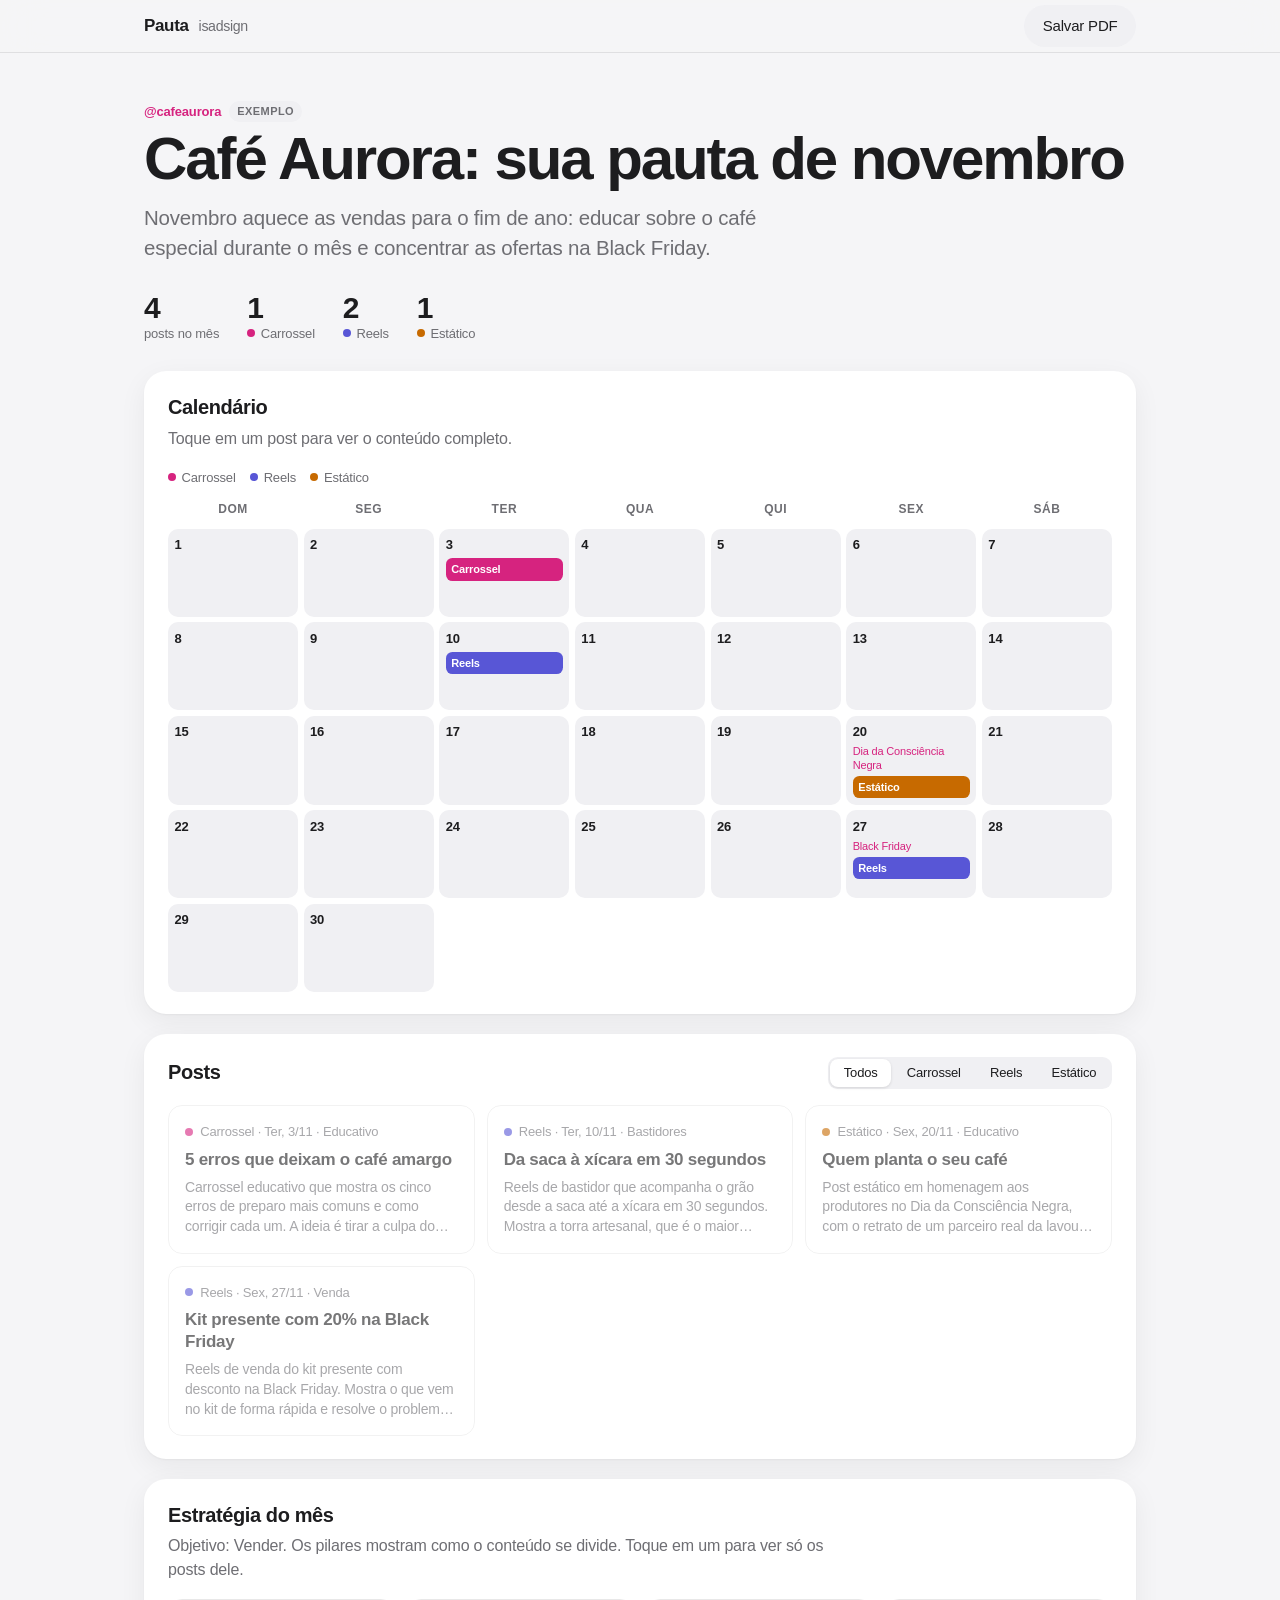
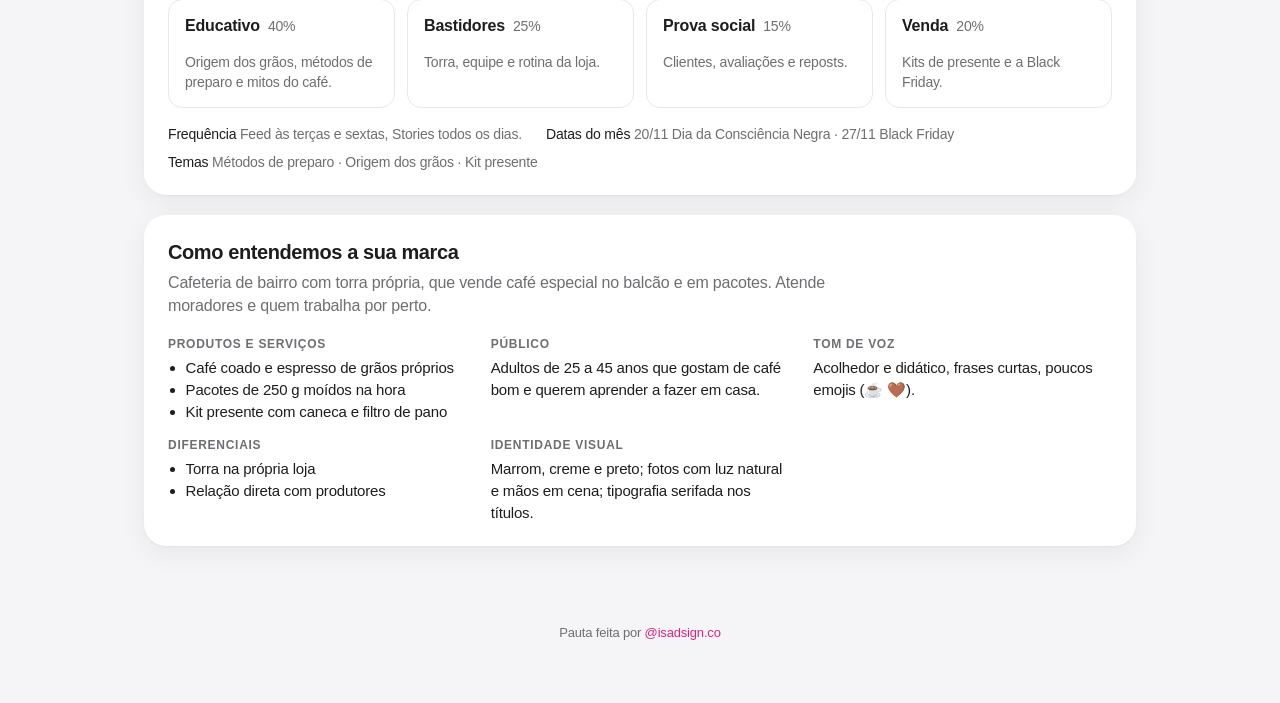
<file: site/index.html>
<!doctype html>
<html lang="pt-BR">
<head>
<meta charset="utf-8">
<meta name="viewport" content="width=device-width,initial-scale=1,viewport-fit=cover">
<meta name="robots" content="noindex">
<title>Sua pauta isadsign</title>
<style>
/* Layout: frosted top bar, hero with the month, then stacked cards (sobre, estratégia, calendário, posts). Post opens in a sheet. Read-only: the client views and copies, never edits. */
:root{
  --bg:#f5f5f7; --surface:#ffffff; --surface-2:#f0f0f3; --fg:#1d1d1f; --fg-2:#6e6e73; --line:rgba(0,0,0,.09);
  --accent:#d6237f; --accent-soft:rgba(214,35,127,.1); --on-accent:#ffffff;
  --c-car:#d6237f; --c-reel:#5856d6; --c-est:#c76a00; --c-sto:#248a3d;
  --bar:rgba(245,245,247,.78); --shadow:0 1px 2px rgba(0,0,0,.04),0 8px 28px rgba(0,0,0,.06);
  --font:-apple-system,BlinkMacSystemFont,"SF Pro Text","SF Pro Display","Helvetica Neue",Helvetica,Arial,sans-serif;
  --mono:ui-monospace,"SF Mono",Menlo,Consolas,monospace;
  --r-lg:1.375rem; --r-md:0.875rem; --r-sm:0.625rem;
}
@media (prefers-color-scheme: dark){:root:not([data-theme="light"]){
  --bg:#000000; --surface:#1c1c1e; --surface-2:#2c2c2e; --fg:#f5f5f7; --fg-2:#98989d; --line:rgba(255,255,255,.1);
  --accent:#ff4fa3; --accent-soft:rgba(255,79,163,.16); --on-accent:#1a0010;
  --c-car:#ff4fa3; --c-reel:#7d7aff; --c-est:#ffb340; --c-sto:#4cd964;
  --bar:rgba(22,22,24,.72); --shadow:0 1px 2px rgba(0,0,0,.4); color-scheme:dark}}
:root[data-theme="dark"]{
  --bg:#000000; --surface:#1c1c1e; --surface-2:#2c2c2e; --fg:#f5f5f7; --fg-2:#98989d; --line:rgba(255,255,255,.1);
  --accent:#ff4fa3; --accent-soft:rgba(255,79,163,.16); --on-accent:#1a0010;
  --c-car:#ff4fa3; --c-reel:#7d7aff; --c-est:#ffb340; --c-sto:#4cd964;
  --bar:rgba(22,22,24,.72); --shadow:0 1px 2px rgba(0,0,0,.4); color-scheme:dark}

html{font-size:16px;-webkit-text-size-adjust:100%}
@media (min-width:1800px){html{font-size:19px}}
@media (min-width:2400px){html{font-size:24px}}
body{margin:0;background:var(--bg);color:var(--fg);font-family:var(--font);font-size:1rem;line-height:1.47;letter-spacing:-.011em;-webkit-font-smoothing:antialiased}
*{box-sizing:border-box}
button{font:inherit;color:inherit;letter-spacing:inherit;cursor:pointer}
:focus-visible{outline:3px solid var(--accent);outline-offset:2px;border-radius:6px}

.wrap{max-width:64rem;margin:0 auto;padding-left:max(16px,env(safe-area-inset-left,0px));padding-right:max(16px,env(safe-area-inset-right,0px))}
.top{position:sticky;top:0;z-index:20;background:var(--bar);backdrop-filter:saturate(180%) blur(20px);-webkit-backdrop-filter:saturate(180%) blur(20px);border-bottom:1px solid var(--line);padding-top:env(safe-area-inset-top,0px)}
.top .wrap{display:flex;align-items:center;gap:1rem;height:3.25rem}
.brand{font-weight:600;font-size:1.0625rem;letter-spacing:-.02em;margin-right:auto;white-space:nowrap;color:inherit;text-decoration:none}
.brand small{font-weight:400;color:var(--fg-2);margin-left:.35rem}

.hero{padding-block:3rem 1.75rem}
.eyebrow{font-size:.8125rem;font-weight:600;color:var(--accent);margin:0 0 .4rem;display:flex;gap:.5rem;align-items:center;flex-wrap:wrap}
.hero h1{font-size:clamp(2.25rem,6vw,3.75rem);line-height:1.04;letter-spacing:-.035em;font-weight:700;margin:0;text-wrap:balance}
.hero p.sub{color:var(--fg-2);font-size:clamp(1.0625rem,1.6vw,1.3125rem);margin:.75rem 0 0;max-width:40rem;text-wrap:pretty}
.tag{font-size:.6875rem;font-weight:600;letter-spacing:.04em;text-transform:uppercase;background:var(--surface-2);color:var(--fg-2);border-radius:999px;padding:.15rem .5rem}
.counts{display:flex;flex-wrap:wrap;gap:1.75rem;margin-top:1.75rem}
.count b{display:block;font-size:1.875rem;font-weight:600;letter-spacing:-.03em;font-variant-numeric:tabular-nums;line-height:1.1}
.count span{font-size:.8125rem;color:var(--fg-2);display:flex;align-items:center;gap:.35rem}
.dot{width:.5rem;height:.5rem;border-radius:50%;display:inline-block;flex:none}

.stack{display:flex;flex-direction:column;gap:1.25rem;padding-bottom:4rem}
.panel{background:var(--surface);border-radius:var(--r-lg);box-shadow:var(--shadow)}
.card{padding:1.4rem 1.5rem}
@media (max-width:640px){.card{padding:1.15rem 1.1rem}}
.card h2{font-size:1.25rem;letter-spacing:-.02em;margin:0 0 .25rem;font-weight:600}
.card .lead{color:var(--fg-2);margin:0 0 1.1rem;max-width:44rem;text-wrap:pretty}

.next{display:flex;gap:1rem;align-items:center;padding:1.1rem 1.25rem;border:0;width:100%;text-align:left;background:var(--accent-soft);border-radius:var(--r-lg)}
.next .d{flex:none;width:3.5rem;height:3.5rem;border-radius:var(--r-md);background:var(--accent);color:var(--on-accent);display:flex;flex-direction:column;align-items:center;justify-content:center;line-height:1}
.next .d b{font-size:1.375rem;font-variant-numeric:tabular-nums}
.next .d small{font-size:.6875rem;text-transform:uppercase;letter-spacing:.05em;margin-top:.15rem}
.next .t{min-width:0}
.next .t span{font-size:.8125rem;color:var(--accent);font-weight:600}
.next .t h3{margin:.1rem 0 0;font-size:1.0625rem;letter-spacing:-.015em;line-height:1.3}

.facts{display:grid;grid-template-columns:repeat(auto-fit,minmax(15rem,1fr));gap:.9rem 1.5rem}
.fact h4,.kv b,.sec h5{margin:0 0 .25rem;font-size:.75rem;font-weight:600;text-transform:uppercase;letter-spacing:.06em;color:var(--fg-2)}
.fact p{margin:0;font-size:.9375rem;line-height:1.45}
.fact ul{margin:0;padding-left:1.1rem;font-size:.9375rem;line-height:1.45}

.pillars{display:grid;grid-template-columns:repeat(auto-fit,minmax(13rem,1fr));gap:.75rem}
.pillar{border:1px solid var(--line);border-radius:var(--r-md);padding:.9rem 1rem;text-align:left;background:transparent;display:flex;flex-direction:column;gap:.35rem}
.pillar[aria-pressed="true"]{border-color:var(--accent);background:var(--accent-soft)}
.pillar .pt{display:flex;justify-content:space-between;align-items:baseline;gap:.5rem;font-weight:600}
.pillar .pct{font-variant-numeric:tabular-nums;color:var(--fg-2);font-weight:500;font-size:.875rem}
.bar{height:4px;border-radius:2px;background:var(--surface-2);overflow:hidden}
.bar i{display:block;height:100%;background:var(--accent);border-radius:2px}
.pillar p{margin:0;font-size:.875rem;color:var(--fg-2);line-height:1.4}
.meta{display:flex;flex-wrap:wrap;gap:.5rem 1.5rem;margin-top:1rem;font-size:.875rem;color:var(--fg-2)}
.meta b{color:var(--fg);font-weight:500}

.cal-legend{display:flex;flex-wrap:wrap;gap:.9rem;font-size:.8125rem;color:var(--fg-2);margin-bottom:.9rem}
.cal-legend span{display:flex;align-items:center;gap:.35rem}
.cal{display:grid;grid-template-columns:repeat(7,minmax(0,1fr));gap:.35rem}
.dow{font-size:.75rem;font-weight:600;color:var(--fg-2);text-align:center;padding-bottom:.25rem;text-transform:uppercase;letter-spacing:.04em}
.day{min-height:5.5rem;border-radius:var(--r-sm);background:var(--surface-2);padding:.4rem;display:flex;flex-direction:column;gap:.25rem;min-width:0}
.day.empty{background:transparent}
.day.today{box-shadow:inset 0 0 0 2px var(--accent)}
.day .n{font-size:.8125rem;font-weight:600;font-variant-numeric:tabular-nums}
.day .hol{font-size:.6875rem;color:var(--accent);line-height:1.2;overflow:hidden;display:-webkit-box;-webkit-line-clamp:2;-webkit-box-orient:vertical}
.pill{border:0;border-radius:.4rem;padding:.2rem .35rem;font-size:.6875rem;font-weight:600;text-align:left;color:#fff;white-space:nowrap;overflow:hidden;text-overflow:ellipsis;width:100%}
.pill.Carrossel{background:var(--c-car)} .pill.Reels{background:var(--c-reel)} .pill.Estático{background:var(--c-est)} .pill.Stories{background:var(--c-sto)}
:root[data-theme="dark"] .pill{color:#000}
@media (prefers-color-scheme: dark){:root:not([data-theme="light"]) .pill{color:#000}}
@media (max-width:640px){.day{min-height:3.6rem;padding:.3rem}.pill{font-size:0;height:.55rem;padding:0;border-radius:3px}.day .hol{display:none}.cal{gap:.25rem}}

.toolbar{display:flex;flex-wrap:wrap;gap:.75rem;align-items:center;justify-content:space-between;margin-bottom:1rem}
.toolbar h2{margin:0}
.seg{display:inline-flex;flex-wrap:wrap;background:var(--surface-2);border-radius:.6rem;padding:2px;gap:2px;max-width:100%}
.seg button{border:0;background:transparent;padding:.3rem .85rem;border-radius:.5rem;font-size:.8125rem;font-weight:500;white-space:nowrap}
.seg button[aria-pressed="true"]{background:var(--surface);box-shadow:0 1px 3px rgba(0,0,0,.12)}
.posts{display:grid;grid-template-columns:repeat(auto-fill,minmax(17rem,1fr));gap:.75rem}
.post{border:1px solid var(--line);border-radius:var(--r-md);padding:1rem;text-align:left;background:transparent;display:flex;flex-direction:column;gap:.45rem;min-width:0;transition:border-color .15s}
.post:hover{border-color:var(--fg-2)}
.post.past{opacity:.6}
.post .pm{display:flex;align-items:center;gap:.45rem;font-size:.8125rem;color:var(--fg-2);font-variant-numeric:tabular-nums}
.post h3{margin:0;font-size:1.0625rem;letter-spacing:-.015em;font-weight:600;line-height:1.3}
.post p{margin:0;font-size:.875rem;color:var(--fg-2);line-height:1.4;display:-webkit-box;-webkit-line-clamp:3;-webkit-box-orient:vertical;overflow:hidden}

.btn{display:inline-flex;align-items:center;justify-content:center;gap:.4rem;border:0;border-radius:999px;padding:.6rem 1.15rem;font-size:.9375rem;font-weight:500;white-space:nowrap;background:var(--surface-2);text-decoration:none;color:var(--fg)}
.btn.link{background:none;color:var(--accent);padding:.4rem .2rem}
.btn:disabled{opacity:.4;cursor:default}
.state{padding:3.5rem 1.5rem;text-align:center;color:var(--fg-2);margin-top:3rem}
.state h1{color:var(--fg);font-size:1.5rem;letter-spacing:-.02em;margin:0 0 .5rem}
.state p{margin:0 auto 1.25rem;max-width:28rem}
.foot{color:var(--fg-2);font-size:.8125rem;text-align:center;padding:0 0 3rem}
.foot a{color:var(--accent);text-decoration:none}

/* Sheet */
.scrim{position:fixed;inset:0;background:rgba(0,0,0,.35);z-index:40;display:flex;align-items:center;justify-content:center;padding:max(16px,env(safe-area-inset-top,0px)) max(16px,env(safe-area-inset-right,0px)) max(16px,env(safe-area-inset-bottom,0px)) max(16px,env(safe-area-inset-left,0px))}
.scrim[hidden]{display:none}
.sheet{background:var(--surface);border-radius:var(--r-lg);width:min(46rem,100%);max-height:100%;overflow:auto;box-shadow:0 20px 60px rgba(0,0,0,.25);display:flex;flex-direction:column}
@media (max-width:640px){.scrim{align-items:flex-end;padding:0}.sheet{border-radius:var(--r-lg) var(--r-lg) 0 0;max-height:92%;padding-bottom:env(safe-area-inset-bottom,0px)}}
.sh-top{position:sticky;top:0;background:var(--surface);padding:1rem 1.25rem .75rem;border-bottom:1px solid var(--line);display:flex;gap:.75rem;align-items:flex-start;z-index:1}
.sh-top .t{flex:1;min-width:0}
.sh-top h2{margin:.15rem 0 0;font-size:1.375rem;letter-spacing:-.025em;line-height:1.2}
.sh-top .when{margin:.25rem 0 0;color:var(--fg-2);font-size:.875rem}
.x{border:0;background:var(--surface-2);width:2rem;height:2rem;border-radius:50%;font-size:1rem;flex:none}
.sh-body{padding:1.1rem 1.25rem 1.5rem;display:flex;flex-direction:column;gap:1.25rem}
.sec h5{margin-bottom:.5rem;display:flex;justify-content:space-between;align-items:center}
.sec h5 button{text-transform:none;letter-spacing:0;font-size:.8125rem;font-weight:500;border:0;background:none;color:var(--accent);padding:0}
.desc{font-size:1rem;line-height:1.55;margin:0;max-width:40rem;text-wrap:pretty}
.kv{display:grid;grid-template-columns:repeat(auto-fit,minmax(12rem,1fr));gap:.75rem}
.kv div{background:var(--surface-2);border-radius:var(--r-sm);padding:.7rem .85rem}
.kv b{display:block;margin-bottom:.2rem}
.kv span{font-size:.9375rem;line-height:1.4}
.check{list-style:none;margin:0;padding:0;display:flex;flex-direction:column;gap:.4rem}
.check li{display:grid;grid-template-columns:1.1rem minmax(0,1fr);gap:.55rem;font-size:.9375rem;line-height:1.4}
.check li::before{content:"";width:.95rem;height:.95rem;margin-top:.15rem;border-radius:.3rem;border:1.5px solid var(--fg-2)}
.hook{background:var(--surface-2);border-radius:var(--r-sm);padding:.7rem .85rem;margin-bottom:.4rem;font-weight:500}
.slides{display:flex;gap:.6rem;overflow-x:auto;padding-bottom:.35rem;scroll-snap-type:x mandatory}
.slide{flex:0 0 min(15rem,78%);aspect-ratio:4/5;background:var(--surface-2);border-radius:var(--r-md);padding:1rem;scroll-snap-align:start;display:flex;flex-direction:column;gap:.5rem;overflow:auto}
.slide .sn{font-size:.75rem;color:var(--fg-2);font-variant-numeric:tabular-nums}
.slide b{font-size:1.0625rem;letter-spacing:-.015em;line-height:1.25}
.slide p{margin:0;font-size:.875rem;line-height:1.4}
.script{display:flex;flex-direction:column;gap:.5rem}
.beat{display:grid;grid-template-columns:4.2rem minmax(0,1fr);gap:.75rem;border-top:1px solid var(--line);padding-top:.55rem}
.beat:first-child{border-top:0;padding-top:0}
.beat .tm{font-family:var(--mono);font-size:.8125rem;color:var(--accent);padding-top:.1rem}
.beat p{margin:0 0 .2rem}
.beat .sm{font-size:.8125rem;color:var(--fg-2)}
.caption{white-space:pre-wrap;background:var(--surface-2);border-radius:var(--r-sm);padding:.85rem .95rem;font-size:.9375rem;line-height:1.5}
.tags{display:flex;flex-wrap:wrap;gap:.35rem}
.tags span{font-size:.8125rem;color:var(--accent);background:var(--accent-soft);border-radius:999px;padding:.2rem .6rem}
.sh-nav{display:flex;justify-content:space-between;gap:.5rem;padding:.75rem 1.25rem 1.1rem;border-top:1px solid var(--line)}
.toast{position:fixed;left:50%;bottom:calc(1.5rem + env(safe-area-inset-bottom,0px));transform:translateX(-50%);background:var(--fg);color:var(--bg);padding:.6rem 1.1rem;border-radius:999px;font-size:.875rem;font-weight:500;z-index:60;box-shadow:0 8px 24px rgba(0,0,0,.2)}
.toast[hidden]{display:none}
@media (prefers-reduced-motion:reduce){*{transition:none!important;animation:none!important}}

/* Print: the whole pauta as a document, every post expanded */
.print-only{display:none}
@media print{
  :root{--bg:#fff;--surface:#fff;--shadow:none}
  .top,.no-print,.scrim,.toast{display:none!important}
  .print-only{display:block}
  .panel{border:1px solid #ddd;break-inside:avoid}
  .print-post{break-inside:avoid;border-top:1px solid #ddd;padding-top:1rem;margin-top:1rem}
  .slides{flex-wrap:wrap;overflow:visible}.slide{aspect-ratio:auto;flex:1 1 12rem}
}
</style>
</head>
<body>
<header class="top">
  <div class="wrap">
    <a class="brand" href="./">Pauta <small>isadsign</small></a>
    <button type="button" class="btn no-print" id="printBtn" hidden>Salvar PDF</button>
  </div>
</header>

<main class="wrap" id="app" aria-live="polite"></main>

<div class="scrim" id="scrim" hidden>
  <div class="sheet" role="dialog" aria-modal="true" aria-labelledby="shTitle" id="sheet"></div>
</div>
<div class="toast" id="toast" hidden></div>

<script>
(function(){
const MESES=["Janeiro","Fevereiro","Março","Abril","Maio","Junho","Julho","Agosto","Setembro","Outubro","Novembro","Dezembro"];
const DIAS=["domingo","segunda","terça","quarta","quinta","sexta","sábado"];
const DIAS_C=["Dom","Seg","Ter","Qua","Qui","Sex","Sáb"];
const FORMATOS=["Carrossel","Reels","Estático","Stories"];
const FCOLOR={Carrossel:"var(--c-car)",Reels:"var(--c-reel)","Estático":"var(--c-est)",Stories:"var(--c-sto)"};
const $=s=>document.querySelector(s);
const esc=s=>String(s==null?"":s).replace(/[&<>"']/g,c=>({"&":"&amp;","<":"&lt;",">":"&gt;",'"':"&quot;","'":"&#39;"}[c]));
const daysIn=(m,y)=>new Date(y,m+1,0).getDate();
const dow=(d,m,y)=>new Date(y,m,d).getDay();

let p=null, filtroFormato="Todos", filtroPilar=null, openId=null;

function toast(t){const el=$("#toast");el.textContent=t;el.hidden=false;clearTimeout(toast._t);toast._t=setTimeout(()=>el.hidden=true,2200)}
async function copy(text){try{await navigator.clipboard.writeText(text);toast("Copiado")}catch(e){const ta=document.createElement("textarea");ta.value=text;document.body.appendChild(ta);ta.select();try{document.execCommand("copy");toast("Copiado")}catch(_){toast("Selecione e copie o texto")}ta.remove()}}
function sorted(){return [...p.posts].sort((a,b)=>a.dia-b.dia||FORMATOS.indexOf(a.formato)-FORMATOS.indexOf(b.formato))}
function today(){const n=new Date();return n.getFullYear()===p.ano&&n.getMonth()===p.mes?n.getDate():null}
function isPast(x){const n=new Date();return new Date(p.ano,p.mes,x.dia+1)<=n}

/* ---------- Load: ?c=<arquivo> abre pautas/<arquivo>.json ---------- */
const param=new URLSearchParams(location.search).get("c");
const nome=param&&/^[a-z0-9-]+$/.test(param)?param:null;
if(param&&!nome)renderState("Link inválido","Confira o link que a isadsign enviou para você.");
else{
  renderState("Carregando sua pauta…","");
  fetch(`pautas/${nome||"exemplo"}.json`,{cache:"no-cache"}).then(r=>{if(!r.ok)throw r.status;return r.json()}).then(abrir).then(data=>{
    if(!data||!Array.isArray(data.posts))throw "formato";
    p=data;p.exemplo=!nome;render()
  }).catch(err=>renderState(...(err===404?["Pauta não encontrada","Esse link pode ter mudado. Peça o link atualizado para a isadsign."]:err==="chave"?["Link incompleto","Abra o link inteiro que a isadsign enviou, sem cortar o final."]:["Não foi possível abrir a pauta","Verifique a conexão e tente de novo."])))
}
/* Client pautas are encrypted (AES-GCM); the key is the link's #fragment, never sent to the server */
async function abrir(f){
  if(!f||!f.data)return f;
  const k=location.hash.slice(1);if(!k)throw "chave";
  const ub=s=>Uint8Array.from(atob(s.replace(/-/g,"+").replace(/_/g,"/")),c=>c.charCodeAt(0));
  try{const key=await crypto.subtle.importKey("raw",ub(k),"AES-GCM",false,["decrypt"]);
    return JSON.parse(new TextDecoder().decode(await crypto.subtle.decrypt({name:"AES-GCM",iv:ub(f.iv)},key,ub(f.data))))}
  catch(e){throw "chave"}}
function renderState(t,msg){$("#app").innerHTML=`<div class="panel state"><h1>${esc(t)}</h1>${msg?`<p>${esc(msg)}</p>`:""}${msg?`<a class="btn" href="https://instagram.com/isadsign.co" rel="noopener">Falar com a isadsign</a>`:""}</div>`}

/* ---------- Page ---------- */
function render(){
  const mes=MESES[p.mes];
  document.title=`${p.cliente} · Pauta de ${mes}`;
  $("#printBtn").hidden=false;
  const counts=FORMATOS.map(f=>[f,p.posts.filter(x=>x.formato===f).length]).filter(c=>c[1]);
  let h=`<section class="hero"><p class="eyebrow">${esc(p.arroba||p.nicho||"Pauta")}${p.exemplo?'<span class="tag">Exemplo</span>':""}</p>
  <h1>${esc(p.cliente)}: sua pauta de ${mes.toLowerCase()}</h1>
  <p class="sub">${p.estrategia&&p.estrategia.resumo?esc(p.estrategia.resumo):`Tudo o que vai ao ar em ${mes.toLowerCase()} de ${p.ano}.`}</p>
  <div class="counts"><div class="count"><b>${p.posts.length}</b><span>posts no mês</span></div>${counts.map(([f,n])=>`<div class="count"><b>${n}</b><span><i class="dot" style="background:${FCOLOR[f]}"></i>${f}</span></div>`).join("")}</div></section>
  <div class="stack">`;
  const t=today(),nx=t?sorted().find(x=>x.dia>=t):null;
  if(nx)h+=`<button type="button" class="next no-print" data-post="${esc(nx.id)}"><span class="d"><b>${nx.dia}</b><small>${DIAS_C[dow(nx.dia,p.mes,p.ano)]}</small></span><span class="t"><span>${nx.dia===t?"Hoje":"Próximo post"} · ${esc(nx.formato)}</span><h3>${esc(nx.titulo||nx.tema)}</h3></span></button>`;
  h+=calendarHTML()+postsHTML()+strategyHTML()+profileHTML()+printHTML()+`</div>`;
  h+=`<p class="foot no-print">Pauta feita por <a href="https://instagram.com/isadsign.co" rel="noopener">@isadsign.co</a></p>`;
  $("#app").innerHTML=h;
  bind();
}
function bind(){
  const a=$("#app");
  a.querySelectorAll("[data-post]").forEach(b=>b.onclick=()=>openPost(b.dataset.post));
  a.querySelectorAll("[data-filtro]").forEach(b=>b.onclick=()=>{filtroFormato=b.dataset.filtro;rerenderPosts()});
  a.querySelectorAll(".pillar").forEach(b=>b.onclick=()=>{filtroPilar=filtroPilar===b.dataset.pilar?null:b.dataset.pilar;a.querySelectorAll(".pillar").forEach(x=>x.setAttribute("aria-pressed",x.dataset.pilar===filtroPilar));rerenderPosts();if(filtroPilar)$("#postsCard").scrollIntoView({behavior:"smooth",block:"start"})});
}
function rerenderPosts(){const el=$("#postsCard");el.outerHTML=postsHTML();$("#postsCard").querySelectorAll("[data-post]").forEach(b=>b.onclick=()=>openPost(b.dataset.post));$("#postsCard").querySelectorAll("[data-filtro]").forEach(b=>b.onclick=()=>{filtroFormato=b.dataset.filtro;rerenderPosts()});const cl=$("#clearPilar");if(cl)cl.onclick=()=>{filtroPilar=null;document.querySelectorAll(".pillar").forEach(x=>x.setAttribute("aria-pressed","false"));rerenderPosts()}}

function calendarHTML(){
  const n=daysIn(p.mes,p.ano),first=dow(1,p.mes,p.ano),t=today();
  const byDay={};p.posts.forEach(x=>{(byDay[x.dia]=byDay[x.dia]||[]).push(x)});
  const hol={};((p.estrategia&&p.estrategia.datas)||[]).forEach(d=>hol[d.dia]=d.nome);
  let cells=DIAS_C.map(d=>`<div class="dow">${d}</div>`).join("");
  for(let i=0;i<first;i++)cells+=`<div class="day empty" aria-hidden="true"></div>`;
  for(let d=1;d<=n;d++)cells+=`<div class="day${d===t?" today":""}"><span class="n">${d}</span>${hol[d]?`<span class="hol">${esc(hol[d])}</span>`:""}${(byDay[d]||[]).map(x=>`<button type="button" class="pill ${esc(x.formato)}" data-post="${esc(x.id)}" aria-label="${esc(x.formato+", dia "+d+": "+(x.titulo||x.tema))}" title="${esc(x.formato+": "+(x.titulo||x.tema))}">${esc(x.formato)}</button>`).join("")}</div>`;
  return `<section class="panel card"><h2>Calendário</h2><p class="lead">Toque em um post para ver o conteúdo completo.</p><div class="cal-legend">${FORMATOS.filter(f=>p.posts.some(x=>x.formato===f)).map(f=>`<span><i class="dot" style="background:${FCOLOR[f]}"></i>${f}</span>`).join("")}</div><div class="cal">${cells}</div></section>`}

function postsHTML(){
  const present=FORMATOS.filter(f=>p.posts.some(x=>x.formato===f));
  const list=sorted().filter(x=>(filtroFormato==="Todos"||x.formato===filtroFormato)&&(!filtroPilar||x.pilar===filtroPilar));
  return `<section class="panel card no-print" id="postsCard"><div class="toolbar"><h2>Posts</h2>${present.length>1?`<div class="seg" role="group" aria-label="Filtrar por formato">${["Todos",...present].map(f=>`<button type="button" data-filtro="${f}" aria-pressed="${filtroFormato===f}">${f}</button>`).join("")}</div>`:""}</div>
  ${filtroPilar?`<p class="lead">Pilar: ${esc(filtroPilar)} · <button type="button" class="btn link" id="clearPilar">ver todos</button></p>`:""}
  <div class="posts">${list.map(x=>`<button type="button" class="post${isPast(x)?" past":""}" data-post="${esc(x.id)}"><span class="pm"><i class="dot" style="background:${FCOLOR[x.formato]}"></i>${esc(x.formato)} · ${DIAS_C[dow(x.dia,p.mes,p.ano)]}, ${x.dia}/${p.mes+1}${x.pilar?" · "+esc(x.pilar):""}</span><h3>${esc(x.titulo||x.tema)}</h3><p>${esc(x.descricao||(x.ganchos||[])[0]||x.objetivo||"")}</p></button>`).join("")||`<p class="lead">Nenhum post com esse filtro.</p>`}</div></section>`}

function strategyHTML(){
  const e=p.estrategia;if(!e)return "";
  const tm=(p.briefing&&p.briefing.temas)||[];
  return `<section class="panel card"><h2>Estratégia do mês</h2><p class="lead">${p.objetivo?`Objetivo: ${esc(p.objetivo)}. `:""}Os pilares mostram como o conteúdo se divide. Toque em um para ver só os posts dele.</p>
  <div class="pillars">${(e.pilares||[]).map(pl=>`<button type="button" class="pillar" data-pilar="${esc(pl.nome)}" aria-pressed="${filtroPilar===pl.nome}"><span class="pt">${esc(pl.nome)}<span class="pct">${pl.pct}%</span></span><span class="bar"><i style="width:${Math.min(100,+pl.pct||0)}%"></i></span><p>${esc(pl.descricao)}</p></button>`).join("")}</div>
  <div class="meta">${e.frequencia?`<span><b>Frequência</b> ${esc(e.frequencia)}</span>`:""}${(e.datas||[]).length?`<span><b>Datas do mês</b> ${e.datas.map(d=>`${d.dia}/${p.mes+1} ${esc(d.nome)}`).join(" · ")}</span>`:""}${tm.length?`<span><b>Temas</b> ${tm.map(esc).join(" · ")}</span>`:""}</div></section>`}

function profileHTML(){
  const pf=p.perfil;if(!pf||!(pf.resumo||(pf.produtos||[]).length))return "";
  const li=a=>`<ul>${a.map(x=>`<li>${esc(x)}</li>`).join("")}</ul>`;
  return `<section class="panel card"><h2>Como entendemos a sua marca</h2><p class="lead">${esc(pf.resumo)}</p><div class="facts">
  ${(pf.produtos||[]).length?`<div class="fact"><h4>Produtos e serviços</h4>${li(pf.produtos.slice(0,6))}</div>`:""}
  ${pf.publico?`<div class="fact"><h4>Público</h4><p>${esc(pf.publico)}</p></div>`:""}
  ${pf.tom?`<div class="fact"><h4>Tom de voz</h4><p>${esc(pf.tom)}</p></div>`:""}
  ${(pf.diferenciais||[]).length?`<div class="fact"><h4>Diferenciais</h4>${li(pf.diferenciais.slice(0,5))}</div>`:""}
  ${pf.visual?`<div class="fact"><h4>Identidade visual</h4><p>${esc(pf.visual)}</p></div>`:""}</div></section>`}

/* ---------- Post content (sheet and print share it) ---------- */
function postBody(x,withCopy){
  const cp=k=>withCopy?` <button type="button" data-copy="${k}">Copiar</button>`:"";
  let b="";
  if(x.descricao)b+=`<div class="sec"><h5>O que é este post</h5><p class="desc">${esc(x.descricao)}</p></div>`;
  b+=`<div class="sec kv">${x.objetivo?`<div><b>Objetivo</b><span>${esc(x.objetivo)}</span></div>`:""}${x.horario?`<div><b>Quando vai ao ar</b><span>${esc(x.horario)}</span></div>`:""}${x.metrica?`<div><b>Como vamos medir</b><span>${esc(x.metrica)}</span></div>`:""}</div>`;
  if((x.producao||[]).length)b+=`<div class="sec"><h5>O que precisamos para produzir</h5><ul class="check">${x.producao.map(t=>`<li>${esc(t)}</li>`).join("")}</ul></div>`;
  if(x.visual)b+=`<div class="sec"><h5>Visual</h5><p style="margin:0">${esc(x.visual)}</p></div>`;
  if((x.ganchos||[]).length)b+=`<div class="sec"><h5>Frases de abertura</h5>${x.ganchos.map(g=>`<div class="hook">${esc(g)}</div>`).join("")}</div>`;
  if((x.slides||[]).length)b+=`<div class="sec"><h5>Slides${cp("slides")}</h5><div class="slides">${x.slides.map((s,k)=>`<div class="slide"><span class="sn">${k+1}/${x.slides.length}</span><b>${esc(s.titulo)}</b><p>${esc(s.texto)}</p></div>`).join("")}</div></div>`;
  if((x.roteiro||[]).length)b+=`<div class="sec"><h5>Roteiro${cp("roteiro")}</h5><div class="script">${x.roteiro.map(r=>`<div class="beat"><span class="tm">${esc(r.tempo)}</span><div><p>${esc(r.fala)}</p><div class="sm">Cena: ${esc(r.cena)}</div>${r.texto_tela?`<div class="sm">Na tela: ${esc(r.texto_tela)}</div>`:""}</div></div>`).join("")}</div></div>`;
  if(x.arte)b+=`<div class="sec"><h5>Arte</h5><div class="hook">${esc(x.arte.frase)}</div><p style="margin:.3rem 0 0;color:var(--fg-2)">${esc(x.arte.direcao)}</p></div>`;
  if((x.telas||[]).length)b+=`<div class="sec"><h5>Telas dos Stories${cp("telas")}</h5><div class="script">${x.telas.map((t,k)=>`<div class="beat"><span class="tm">Tela ${k+1}</span><div><p>${esc(t.texto)}</p>${t.recurso?`<div class="sm">Recurso: ${esc(t.recurso)}</div>`:""}</div></div>`).join("")}</div></div>`;
  if(x.legenda)b+=`<div class="sec"><h5>Legenda${cp("legenda")}</h5><div class="caption">${esc(x.legenda)}${(x.hashtags||[]).length?"\n\n"+esc(x.hashtags.join(" ")):""}</div></div>`;
  if(x.cta)b+=`<div class="sec"><h5>Chamada para ação</h5><p style="margin:0">${esc(x.cta)}</p></div>`;
  return b}
function whenTxt(x){return `${DIAS[dow(x.dia,p.mes,p.ano)]}, ${x.dia} de ${MESES[p.mes].toLowerCase()}`}
function printHTML(){return `<section class="print-only"><h2>Posts</h2>${sorted().map(x=>`<div class="print-post"><p class="eyebrow">${esc(x.formato)} · ${esc(whenTxt(x))}${x.pilar?" · "+esc(x.pilar):""}</p><h3 style="margin:0 0 .75rem">${esc(x.titulo||x.tema)}</h3><div class="sh-body" style="padding:0">${postBody(x,false)}</div></div>`).join("")}</section>`}

function openPost(id){openId=id;renderSheet();$("#scrim").hidden=false;document.body.style.overflow="hidden";setTimeout(()=>{const x=$("#sheet .x");x&&x.focus()},30)}
function closeSheet(){$("#scrim").hidden=true;document.body.style.overflow="";openId=null}
$("#scrim").addEventListener("click",e=>{if(e.target.id==="scrim")closeSheet()});
document.addEventListener("keydown",e=>{if(!openId)return;if(e.key==="Escape")closeSheet();if(e.key==="ArrowRight"){const n=$("#nextP");n&&!n.disabled&&n.click()}if(e.key==="ArrowLeft"){const v=$("#prevP");v&&!v.disabled&&v.click()}});
$("#printBtn").onclick=()=>window.print();

function renderSheet(){
  const list=sorted(),i=list.findIndex(x=>x.id===openId),x=list[i];if(!x)return closeSheet();
  $("#sheet").innerHTML=`<div class="sh-top"><div class="t"><p class="eyebrow"><i class="dot" style="background:${FCOLOR[x.formato]}"></i>${esc(x.formato)}${x.pilar?" · "+esc(x.pilar):""}</p><h2 id="shTitle">${esc(x.titulo||x.tema)}</h2><p class="when">${esc(whenTxt(x))}</p></div><button type="button" class="x" aria-label="Fechar">✕</button></div>
  <div class="sh-body">${postBody(x,true)}</div>
  <div class="sh-nav"><button type="button" class="btn link" id="prevP" ${i===0?"disabled":""}>‹ Anterior</button><span style="align-self:center;color:var(--fg-2);font-size:.8125rem;font-variant-numeric:tabular-nums">${i+1} de ${list.length}</span><button type="button" class="btn link" id="nextP" ${i===list.length-1?"disabled":""}>Próximo ›</button></div>`;
  $("#sheet .x").onclick=closeSheet;
  $("#prevP").onclick=()=>{if(i>0){openId=list[i-1].id;renderSheet();$("#sheet").scrollTop=0}};
  $("#nextP").onclick=()=>{if(i<list.length-1){openId=list[i+1].id;renderSheet();$("#sheet").scrollTop=0}};
  $("#sheet").querySelectorAll("[data-copy]").forEach(b=>b.onclick=()=>{const k=b.dataset.copy;
    if(k==="slides")copy(x.slides.map((s,j)=>`${j+1}. ${s.titulo}\n${s.texto}`).join("\n\n"));
    if(k==="roteiro")copy(x.roteiro.map(r=>`[${r.tempo}] ${r.fala}\nCena: ${r.cena}${r.texto_tela?"\nNa tela: "+r.texto_tela:""}`).join("\n\n"));
    if(k==="telas")copy(x.telas.map((t,j)=>`Tela ${j+1}: ${t.texto}${t.recurso?" ("+t.recurso+")":""}`).join("\n"));
    if(k==="legenda")copy(x.legenda+((x.hashtags||[]).length?"\n\n"+x.hashtags.join(" "):""))});
}
})();
</script>
</body>
</html>
</file>
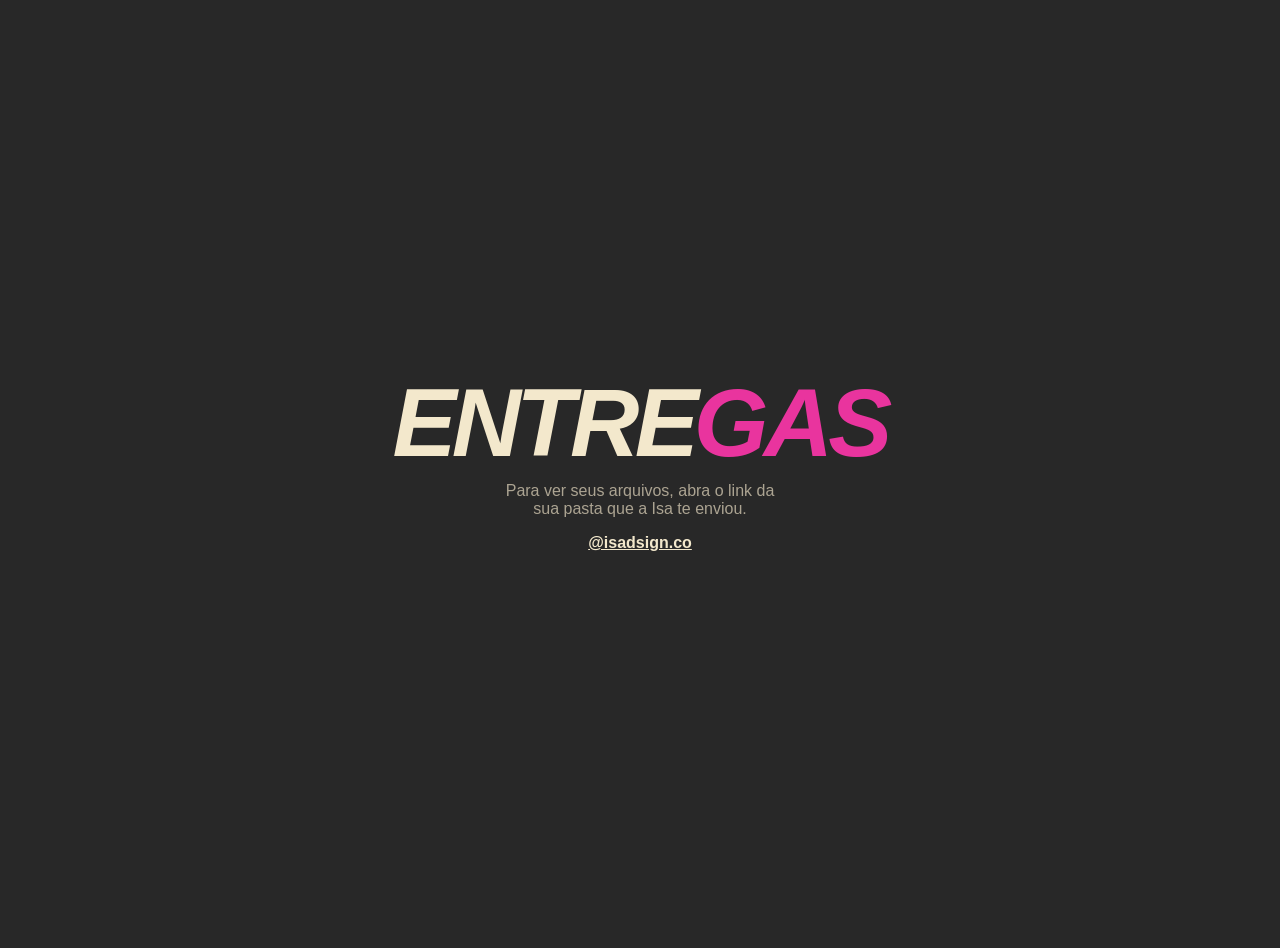
<file: entregas/public/index.html>
<!doctype html><html lang="pt-BR"><head><meta charset="utf-8"><meta name="viewport" content="width=device-width,initial-scale=1"><meta name="robots" content="noindex"><title>Entregas isadsign</title><link rel="icon" href="/icone.svg" type="image/svg+xml">
<style>body{margin:0;min-height:100vh;display:grid;place-items:center;background:#282828;color:#F3E8CC;font:16px -apple-system,BlinkMacSystemFont,"Helvetica Neue",Arial,sans-serif;text-align:center;padding:24px}h1{font-weight:900;font-style:italic;font-size:clamp(40px,10vw,96px);letter-spacing:-.05em;margin:0;text-transform:uppercase;line-height:.9}h1 i{color:#E9349E}p{color:#ACA492;max-width:32ch;margin:16px auto}a{color:#F3E8CC;font-weight:700}</style></head>
<body><main><h1>Entre<i>gas</i></h1><p>Para ver seus arquivos, abra o link da sua pasta que a Isa te enviou.</p><p><a href="https://instagram.com/isadsign.co">@isadsign.co</a></p></main></body></html>
</file>
